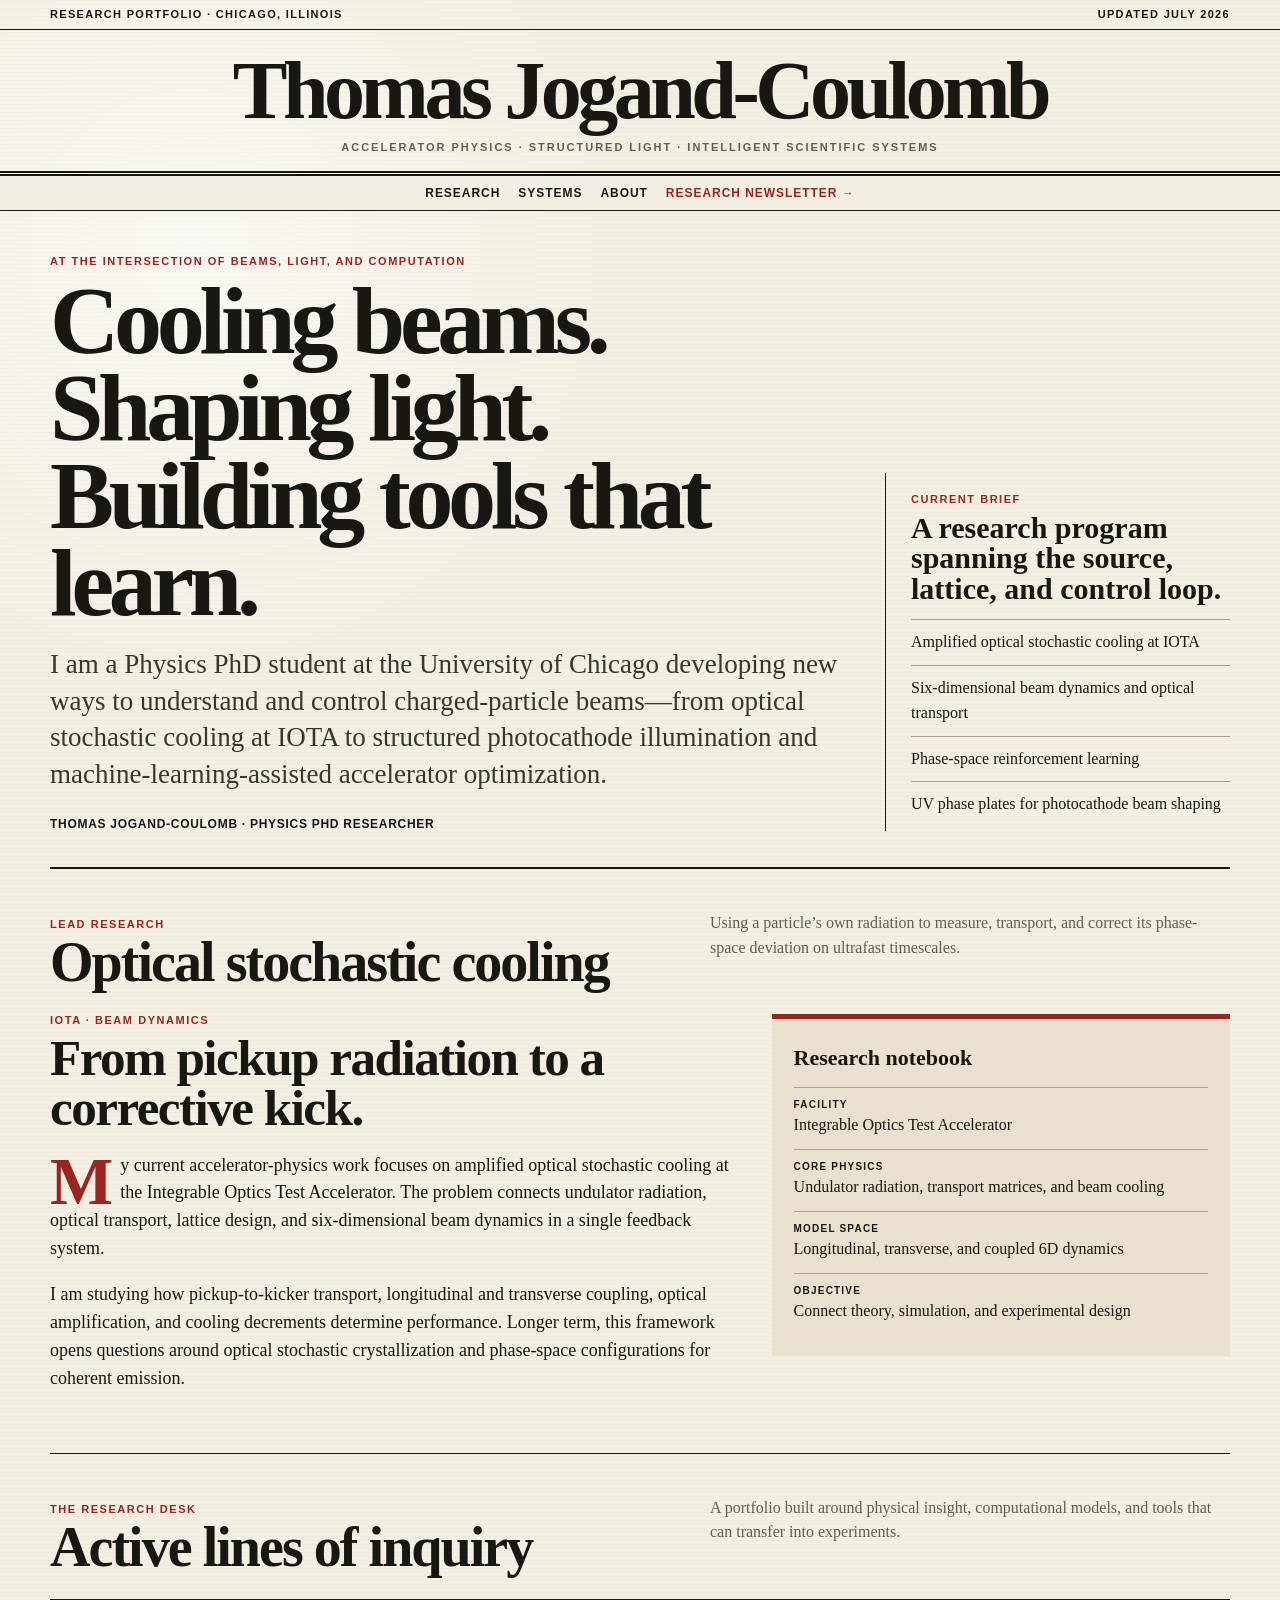
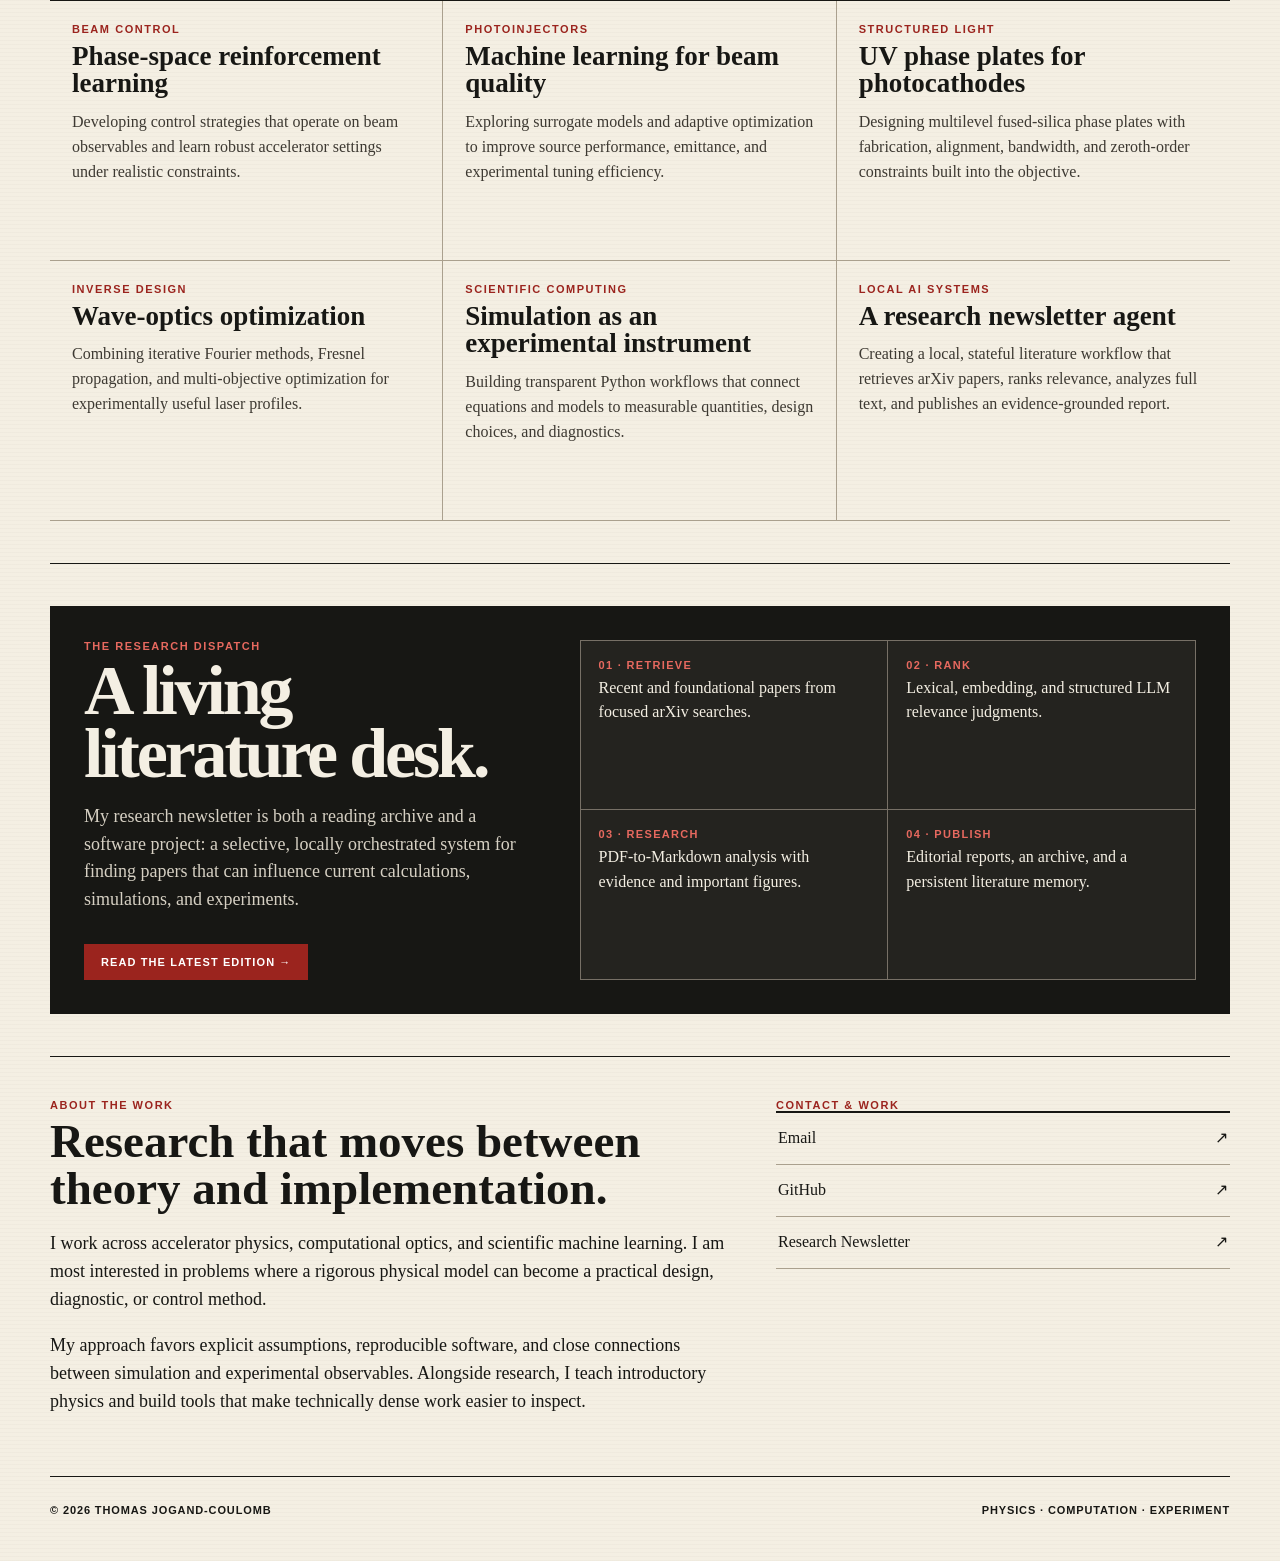
<file: index.html>
<!doctype html>
<html lang="en">
<head>
  <meta charset="utf-8">
  <meta name="viewport" content="width=device-width, initial-scale=1">
  <meta name="description" content="Thomas Jogand-Coulomb — accelerator physics, optical stochastic cooling, beam shaping, and intelligent scientific systems.">
  <title>Thomas Jogand-Coulomb | Accelerator Physics &amp; Scientific Computing</title>
  <style>
    :root {
      --paper: #f4efe3;
      --paper-deep: #e9e0cf;
      --ink: #171714;
      --muted: #625e56;
      --rule: #aaa08e;
      --red: #9b241e;
      --red-dark: #701914;
      --max: 1180px;
    }

    * { box-sizing: border-box; }
    html { scroll-behavior: smooth; }

    body {
      margin: 0;
      color: var(--ink);
      background:
        radial-gradient(circle at 15% 8%, rgba(255,255,255,.55), transparent 27rem),
        linear-gradient(rgba(62,45,24,.025) 1px, transparent 1px),
        var(--paper);
      background-size: auto, 100% 4px, auto;
      font-family: Georgia, "Times New Roman", serif;
      line-height: 1.55;
    }

    a { color: inherit; text-decoration-thickness: 1px; text-underline-offset: 3px; }
    a:hover { color: var(--red); }
    .wrap { width: min(var(--max), calc(100% - 36px)); margin: 0 auto; }

    .utility {
      padding: 8px 0;
      border-bottom: 1px solid var(--ink);
      font: 700 11px/1.2 Arial, sans-serif;
      letter-spacing: .12em;
      text-transform: uppercase;
    }

    .utility .wrap,
    nav .wrap {
      display: flex;
      justify-content: space-between;
      gap: 18px;
      align-items: center;
    }

    .masthead {
      padding: 24px 0 18px;
      text-align: center;
      border-bottom: 5px double var(--ink);
    }

    .masthead a {
      text-decoration: none;
      font-size: clamp(42px, 7vw, 82px);
      font-weight: 900;
      letter-spacing: -.055em;
      line-height: .9;
    }

    .masthead p {
      margin: 13px 0 0;
      color: var(--muted);
      font: 700 11px Arial, sans-serif;
      letter-spacing: .18em;
      text-transform: uppercase;
    }

    nav {
      position: sticky;
      top: 0;
      z-index: 10;
      background: rgba(244,239,227,.96);
      border-bottom: 1px solid var(--ink);
      backdrop-filter: blur(8px);
    }

    nav .wrap { justify-content: center; flex-wrap: wrap; padding: 10px 0; }
    nav a {
      text-decoration: none;
      font: 700 12px Arial, sans-serif;
      letter-spacing: .08em;
      text-transform: uppercase;
    }
    nav .dispatch { color: var(--red); }

    .hero {
      display: grid;
      grid-template-columns: minmax(0, 1.75fr) minmax(260px, .75fr);
      gap: 30px;
      padding: 44px 0 36px;
      border-bottom: 2px solid var(--ink);
    }

    .kicker, .section-label, .card-label {
      color: var(--red);
      font: 800 11px Arial, sans-serif;
      letter-spacing: .14em;
      text-transform: uppercase;
    }

    h1 {
      max-width: 900px;
      margin: 10px 0 20px;
      font-size: clamp(48px, 7.5vw, 96px);
      letter-spacing: -.055em;
      line-height: .91;
    }

    .dek {
      max-width: 800px;
      margin: 0;
      color: #39362f;
      font-size: clamp(19px, 2.2vw, 27px);
      line-height: 1.35;
    }

    .byline {
      margin-top: 25px;
      font: 700 12px Arial, sans-serif;
      letter-spacing: .06em;
      text-transform: uppercase;
    }

    .brief {
      align-self: end;
      padding: 20px 0 4px 25px;
      border-left: 1px solid var(--ink);
    }

    .brief h2 {
      margin: 8px 0 12px;
      font-size: 30px;
      line-height: 1.03;
    }

    .brief ul { margin: 14px 0 0; padding: 0; list-style: none; }
    .brief li { padding: 10px 0; border-top: 1px solid var(--rule); }

    section { padding: 42px 0; border-bottom: 1px solid var(--ink); }
    .section-head {
      display: flex;
      align-items: baseline;
      justify-content: space-between;
      gap: 24px;
      margin-bottom: 24px;
    }
    .section-head h2 {
      margin: 4px 0 0;
      font-size: clamp(34px, 5vw, 56px);
      line-height: 1;
      letter-spacing: -.035em;
    }
    .section-head p { max-width: 520px; margin: 0; color: var(--muted); }

    .lead-story {
      display: grid;
      grid-template-columns: 1.2fr .8fr;
      gap: 34px;
      align-items: start;
    }
    .lead-story h3 {
      margin: 7px 0 14px;
      font-size: clamp(33px, 4vw, 53px);
      line-height: .98;
      letter-spacing: -.03em;
    }
    .lead-story .copy { font-size: 18px; }
    .lead-story .copy p:first-child::first-letter {
      float: left;
      padding: 8px 7px 0 0;
      color: var(--red);
      font-size: 67px;
      font-weight: 800;
      line-height: .65;
    }
    .factbox {
      padding: 22px;
      background: var(--paper-deep);
      border-top: 5px solid var(--red);
    }
    .factbox h4 { margin: 0 0 12px; font-size: 22px; }
    .factbox dl { margin: 0; }
    .factbox div { padding: 11px 0; border-top: 1px solid var(--rule); }
    .factbox dt {
      font: 800 10px Arial, sans-serif;
      letter-spacing: .12em;
      text-transform: uppercase;
    }
    .factbox dd { margin: 3px 0 0; }

    .desk {
      display: grid;
      grid-template-columns: repeat(3, 1fr);
      border-top: 2px solid var(--ink);
    }
    .card {
      min-height: 260px;
      padding: 22px;
      border-right: 1px solid var(--rule);
      border-bottom: 1px solid var(--rule);
    }
    .card:nth-child(3n) { border-right: 0; }
    .card h3 { margin: 8px 0 12px; font-size: 27px; line-height: 1.03; }
    .card p { margin: 0; color: #3d3932; }

    .dispatch-feature {
      display: grid;
      grid-template-columns: .85fr 1.15fr;
      gap: 40px;
      padding: 34px;
      background: var(--ink);
      color: var(--paper);
    }
    .dispatch-feature h2 {
      margin: 7px 0 16px;
      font-size: clamp(40px, 6vw, 70px);
      line-height: .9;
      letter-spacing: -.045em;
    }
    .dispatch-feature .section-label { color: #e7695f; }
    .dispatch-feature p { color: #d6d0c3; font-size: 18px; }
    .workflow {
      display: grid;
      grid-template-columns: repeat(2, 1fr);
      gap: 1px;
      background: #777066;
      border: 1px solid #777066;
    }
    .workflow div { padding: 18px; background: #24231f; }
    .workflow strong {
      display: block;
      margin-bottom: 5px;
      color: #e7695f;
      font: 800 11px Arial, sans-serif;
      letter-spacing: .12em;
      text-transform: uppercase;
    }

    .button {
      display: inline-block;
      margin-top: 12px;
      padding: 12px 17px;
      background: var(--red);
      color: white;
      text-decoration: none;
      font: 800 11px Arial, sans-serif;
      letter-spacing: .1em;
      text-transform: uppercase;
    }
    .button:hover { background: #c7382f; color: white; }

    .about-grid {
      display: grid;
      grid-template-columns: 1.2fr .8fr;
      gap: 45px;
    }
    .about-grid h2 { margin: 7px 0 16px; font-size: 47px; line-height: 1; }
    .about-grid p { font-size: 18px; }
    .links { margin: 0; padding: 0; list-style: none; border-top: 2px solid var(--ink); }
    .links li { border-bottom: 1px solid var(--rule); }
    .links a { display: flex; justify-content: space-between; padding: 13px 2px; text-decoration: none; }

    footer {
      padding: 27px 0 45px;
      font: 700 11px Arial, sans-serif;
      letter-spacing: .08em;
      text-transform: uppercase;
    }
    footer .wrap { display: flex; justify-content: space-between; gap: 20px; }

    @media (max-width: 800px) {
      .utility span:last-child { display: none; }
      .hero, .lead-story, .dispatch-feature, .about-grid { grid-template-columns: 1fr; }
      .brief { border-left: 0; border-top: 1px solid var(--ink); padding-left: 0; }
      .desk { grid-template-columns: 1fr; }
      .card, .card:nth-child(3n) { border-right: 0; }
      .section-head { display: block; }
      .section-head p { margin-top: 12px; }
    }

    @media (max-width: 520px) {
      .wrap { width: min(100% - 24px, var(--max)); }
      nav .wrap { justify-content: flex-start; gap: 14px; overflow-x: auto; flex-wrap: nowrap; }
      nav a { white-space: nowrap; }
      .hero { padding-top: 28px; }
      .workflow { grid-template-columns: 1fr; }
      .dispatch-feature { padding: 24px; }
      footer .wrap { display: block; }
    }
  </style>
</head>
<body>
  <div class="utility">
    <div class="wrap">
      <span>Research Portfolio · Chicago, Illinois</span>
      <span>Updated July 2026</span>
    </div>
  </div>

  <header class="masthead">
    <div class="wrap">
      <a href="./">Thomas Jogand-Coulomb</a>
      <p>Accelerator Physics · Structured Light · Intelligent Scientific Systems</p>
    </div>
  </header>

  <nav aria-label="Primary navigation">
    <div class="wrap">
      <a href="#research">Research</a>
      <a href="#systems">Systems</a>
      <a href="#about">About</a>
      <a class="dispatch" href="newsletter/">Research Newsletter →</a>
    </div>
  </nav>

  <main class="wrap">
    <header class="hero">
      <div>
        <div class="kicker">At the intersection of beams, light, and computation</div>
        <h1>Cooling beams. Shaping light. Building tools that learn.</h1>
        <p class="dek">
          I am a Physics PhD student at the University of Chicago developing
          new ways to understand and control charged-particle beams—from
          optical stochastic cooling at IOTA to structured photocathode
          illumination and machine-learning-assisted accelerator optimization.
        </p>
        <div class="byline">Thomas Jogand-Coulomb · Physics PhD Researcher</div>
      </div>
      <aside class="brief">
        <div class="section-label">Current brief</div>
        <h2>A research program spanning the source, lattice, and control loop.</h2>
        <ul>
          <li>Amplified optical stochastic cooling at IOTA</li>
          <li>Six-dimensional beam dynamics and optical transport</li>
          <li>Phase-space reinforcement learning</li>
          <li>UV phase plates for photocathode beam shaping</li>
        </ul>
      </aside>
    </header>

    <section id="research">
      <div class="section-head">
        <div>
          <div class="section-label">Lead research</div>
          <h2>Optical stochastic cooling</h2>
        </div>
        <p>
          Using a particle’s own radiation to measure, transport, and correct
          its phase-space deviation on ultrafast timescales.
        </p>
      </div>

      <article class="lead-story">
        <div>
          <div class="card-label">IOTA · Beam dynamics</div>
          <h3>From pickup radiation to a corrective kick.</h3>
          <div class="copy">
            <p>
              My current accelerator-physics work focuses on amplified optical
              stochastic cooling at the Integrable Optics Test Accelerator.
              The problem connects undulator radiation, optical transport,
              lattice design, and six-dimensional beam dynamics in a single
              feedback system.
            </p>
            <p>
              I am studying how pickup-to-kicker transport, longitudinal and
              transverse coupling, optical amplification, and cooling
              decrements determine performance. Longer term, this framework
              opens questions around optical stochastic crystallization and
              phase-space configurations for coherent emission.
            </p>
          </div>
        </div>
        <aside class="factbox">
          <h4>Research notebook</h4>
          <dl>
            <div><dt>Facility</dt><dd>Integrable Optics Test Accelerator</dd></div>
            <div><dt>Core physics</dt><dd>Undulator radiation, transport matrices, and beam cooling</dd></div>
            <div><dt>Model space</dt><dd>Longitudinal, transverse, and coupled 6D dynamics</dd></div>
            <div><dt>Objective</dt><dd>Connect theory, simulation, and experimental design</dd></div>
          </dl>
        </aside>
      </article>
    </section>

    <section id="systems">
      <div class="section-head">
        <div>
          <div class="section-label">The research desk</div>
          <h2>Active lines of inquiry</h2>
        </div>
        <p>
          A portfolio built around physical insight, computational models, and
          tools that can transfer into experiments.
        </p>
      </div>

      <div class="desk">
        <article class="card">
          <div class="card-label">Beam control</div>
          <h3>Phase-space reinforcement learning</h3>
          <p>Developing control strategies that operate on beam observables and learn robust accelerator settings under realistic constraints.</p>
        </article>
        <article class="card">
          <div class="card-label">Photoinjectors</div>
          <h3>Machine learning for beam quality</h3>
          <p>Exploring surrogate models and adaptive optimization to improve source performance, emittance, and experimental tuning efficiency.</p>
        </article>
        <article class="card">
          <div class="card-label">Structured light</div>
          <h3>UV phase plates for photocathodes</h3>
          <p>Designing multilevel fused-silica phase plates with fabrication, alignment, bandwidth, and zeroth-order constraints built into the objective.</p>
        </article>
        <article class="card">
          <div class="card-label">Inverse design</div>
          <h3>Wave-optics optimization</h3>
          <p>Combining iterative Fourier methods, Fresnel propagation, and multi-objective optimization for experimentally useful laser profiles.</p>
        </article>
        <article class="card">
          <div class="card-label">Scientific computing</div>
          <h3>Simulation as an experimental instrument</h3>
          <p>Building transparent Python workflows that connect equations and models to measurable quantities, design choices, and diagnostics.</p>
        </article>
        <article class="card">
          <div class="card-label">Local AI systems</div>
          <h3>A research newsletter agent</h3>
          <p>Creating a local, stateful literature workflow that retrieves arXiv papers, ranks relevance, analyzes full text, and publishes an evidence-grounded report.</p>
        </article>
      </div>
    </section>

    <section aria-labelledby="dispatch-title">
      <div class="dispatch-feature">
        <div>
          <div class="section-label">The Research Dispatch</div>
          <h2 id="dispatch-title">A living literature desk.</h2>
          <p>
            My research newsletter is both a reading archive and a software
            project: a selective, locally orchestrated system for finding
            papers that can influence current calculations, simulations, and
            experiments.
          </p>
          <a class="button" href="newsletter/">Read the latest edition →</a>
        </div>
        <div class="workflow" aria-label="Newsletter workflow">
          <div><strong>01 · Retrieve</strong>Recent and foundational papers from focused arXiv searches.</div>
          <div><strong>02 · Rank</strong>Lexical, embedding, and structured LLM relevance judgments.</div>
          <div><strong>03 · Research</strong>PDF-to-Markdown analysis with evidence and important figures.</div>
          <div><strong>04 · Publish</strong>Editorial reports, an archive, and a persistent literature memory.</div>
        </div>
      </div>
    </section>

    <section id="about">
      <div class="about-grid">
        <div>
          <div class="section-label">About the work</div>
          <h2>Research that moves between theory and implementation.</h2>
          <p>
            I work across accelerator physics, computational optics, and
            scientific machine learning. I am most interested in problems
            where a rigorous physical model can become a practical design,
            diagnostic, or control method.
          </p>
          <p>
            My approach favors explicit assumptions, reproducible software,
            and close connections between simulation and experimental
            observables. Alongside research, I teach introductory physics and
            build tools that make technically dense work easier to inspect.
          </p>
        </div>
        <div>
          <div class="section-label">Contact &amp; work</div>
          <ul class="links">
            <li><a href="mailto:coulomb@uchicago.edu"><span>Email</span><span>↗</span></a></li>
            <li><a href="https://github.com/thomaspjc"><span>GitHub</span><span>↗</span></a></li>
            <li><a href="newsletter/"><span>Research Newsletter</span><span>↗</span></a></li>
          </ul>
        </div>
      </div>
    </section>
  </main>

  <footer>
    <div class="wrap">
      <span>© 2026 Thomas Jogand-Coulomb</span>
      <span>Physics · Computation · Experiment</span>
    </div>
  </footer>
</body>
</html>
</file>
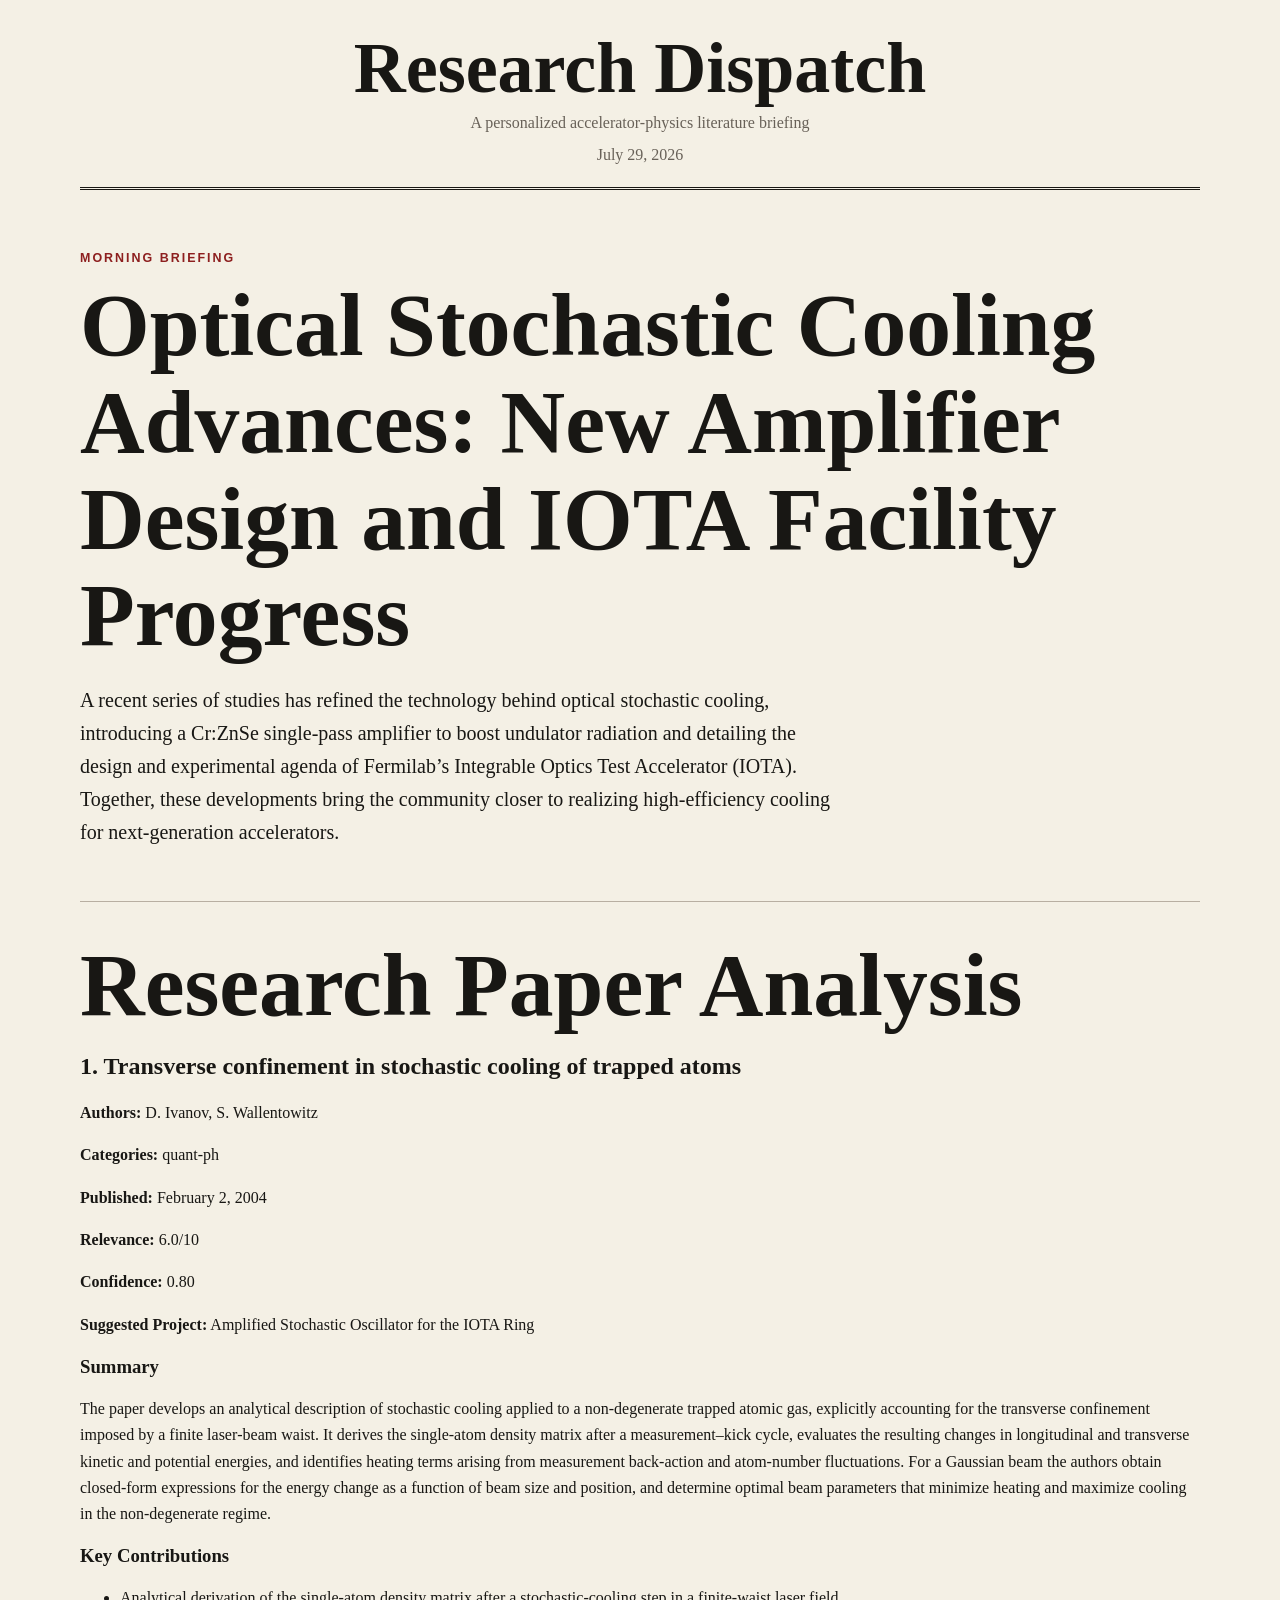
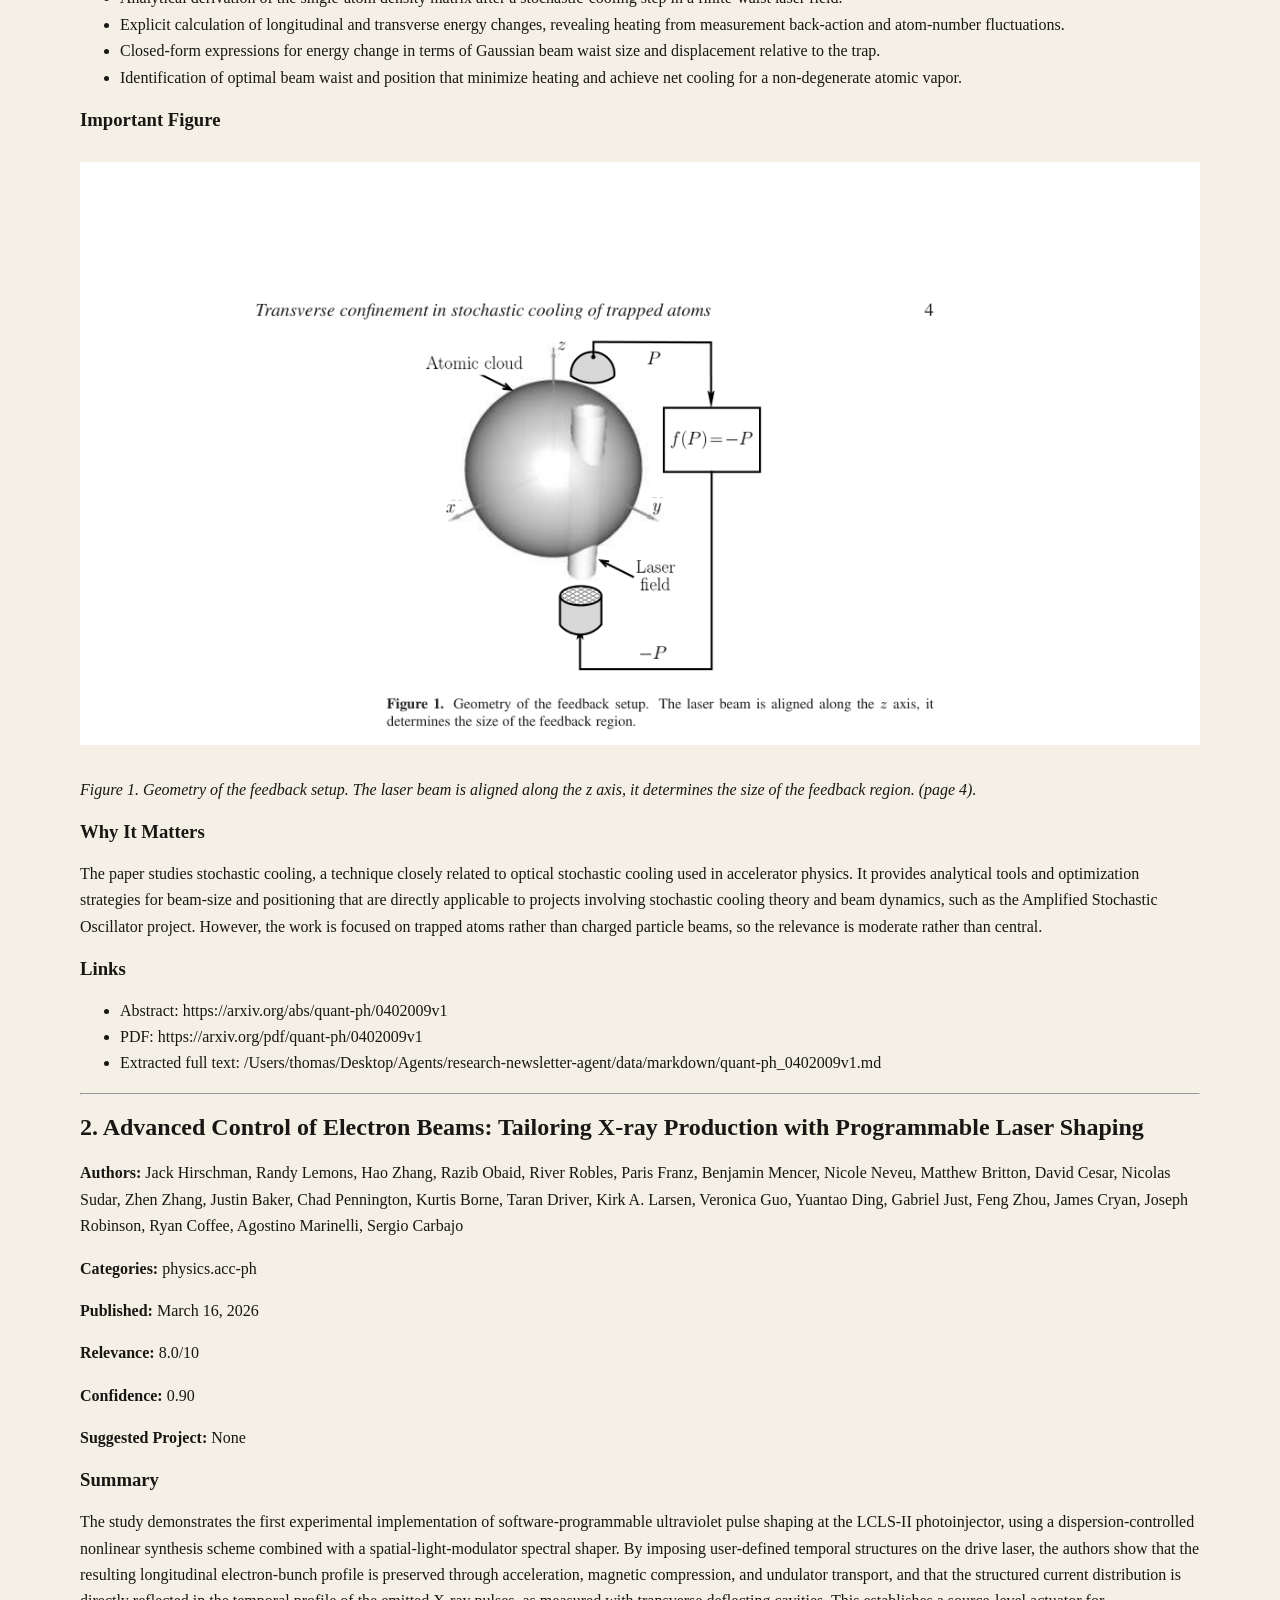
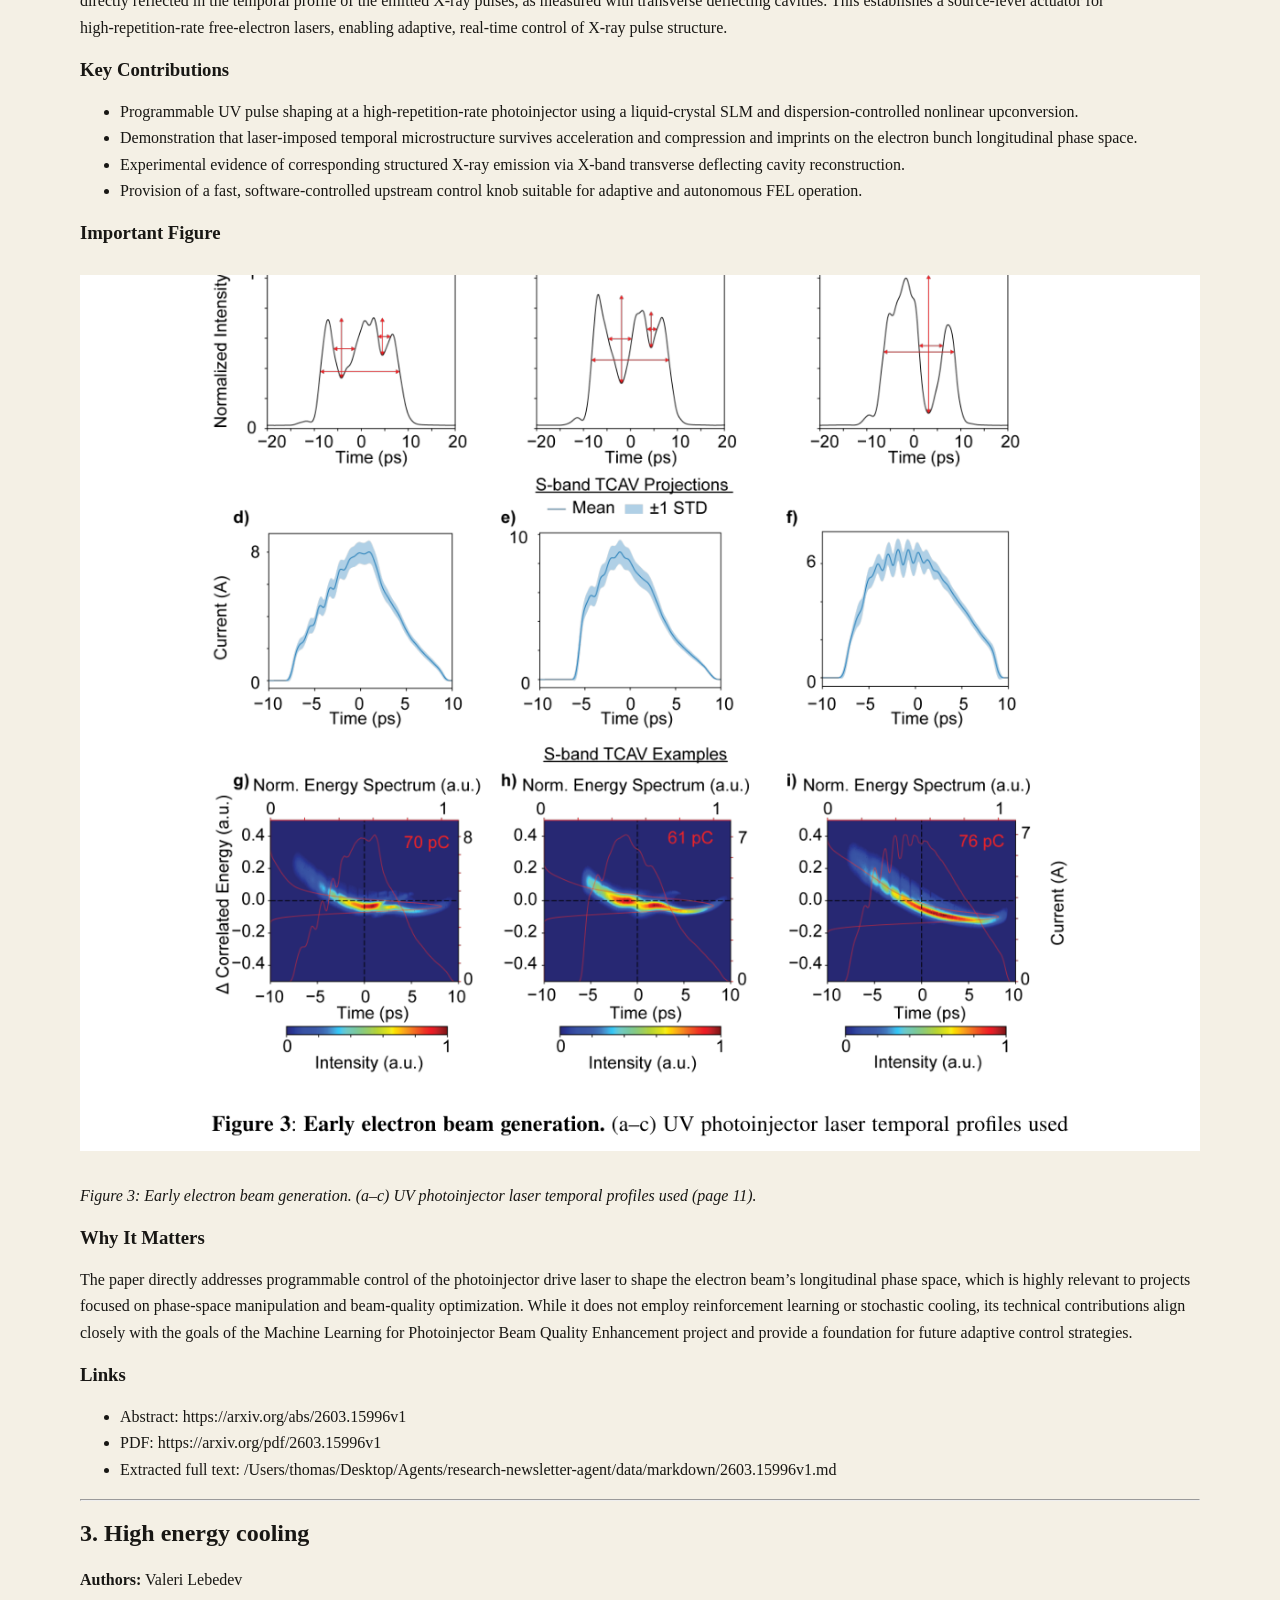
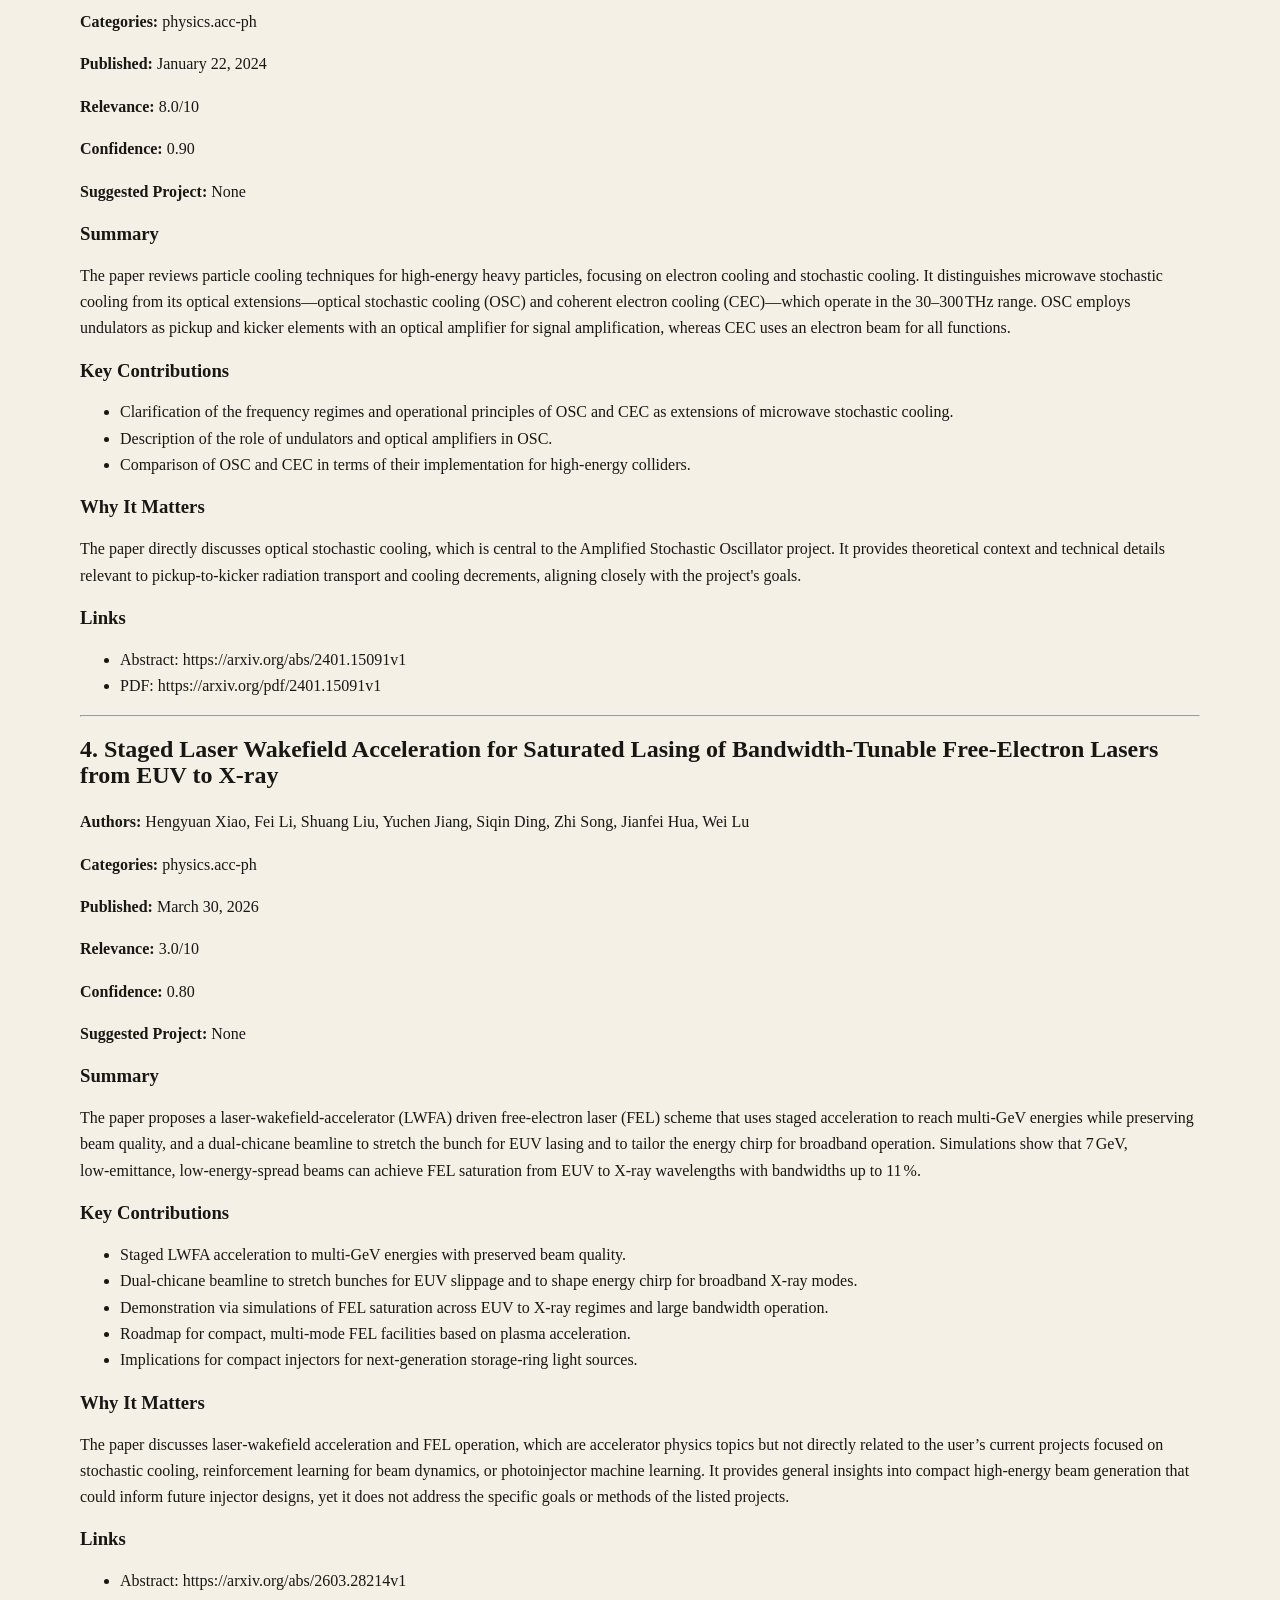
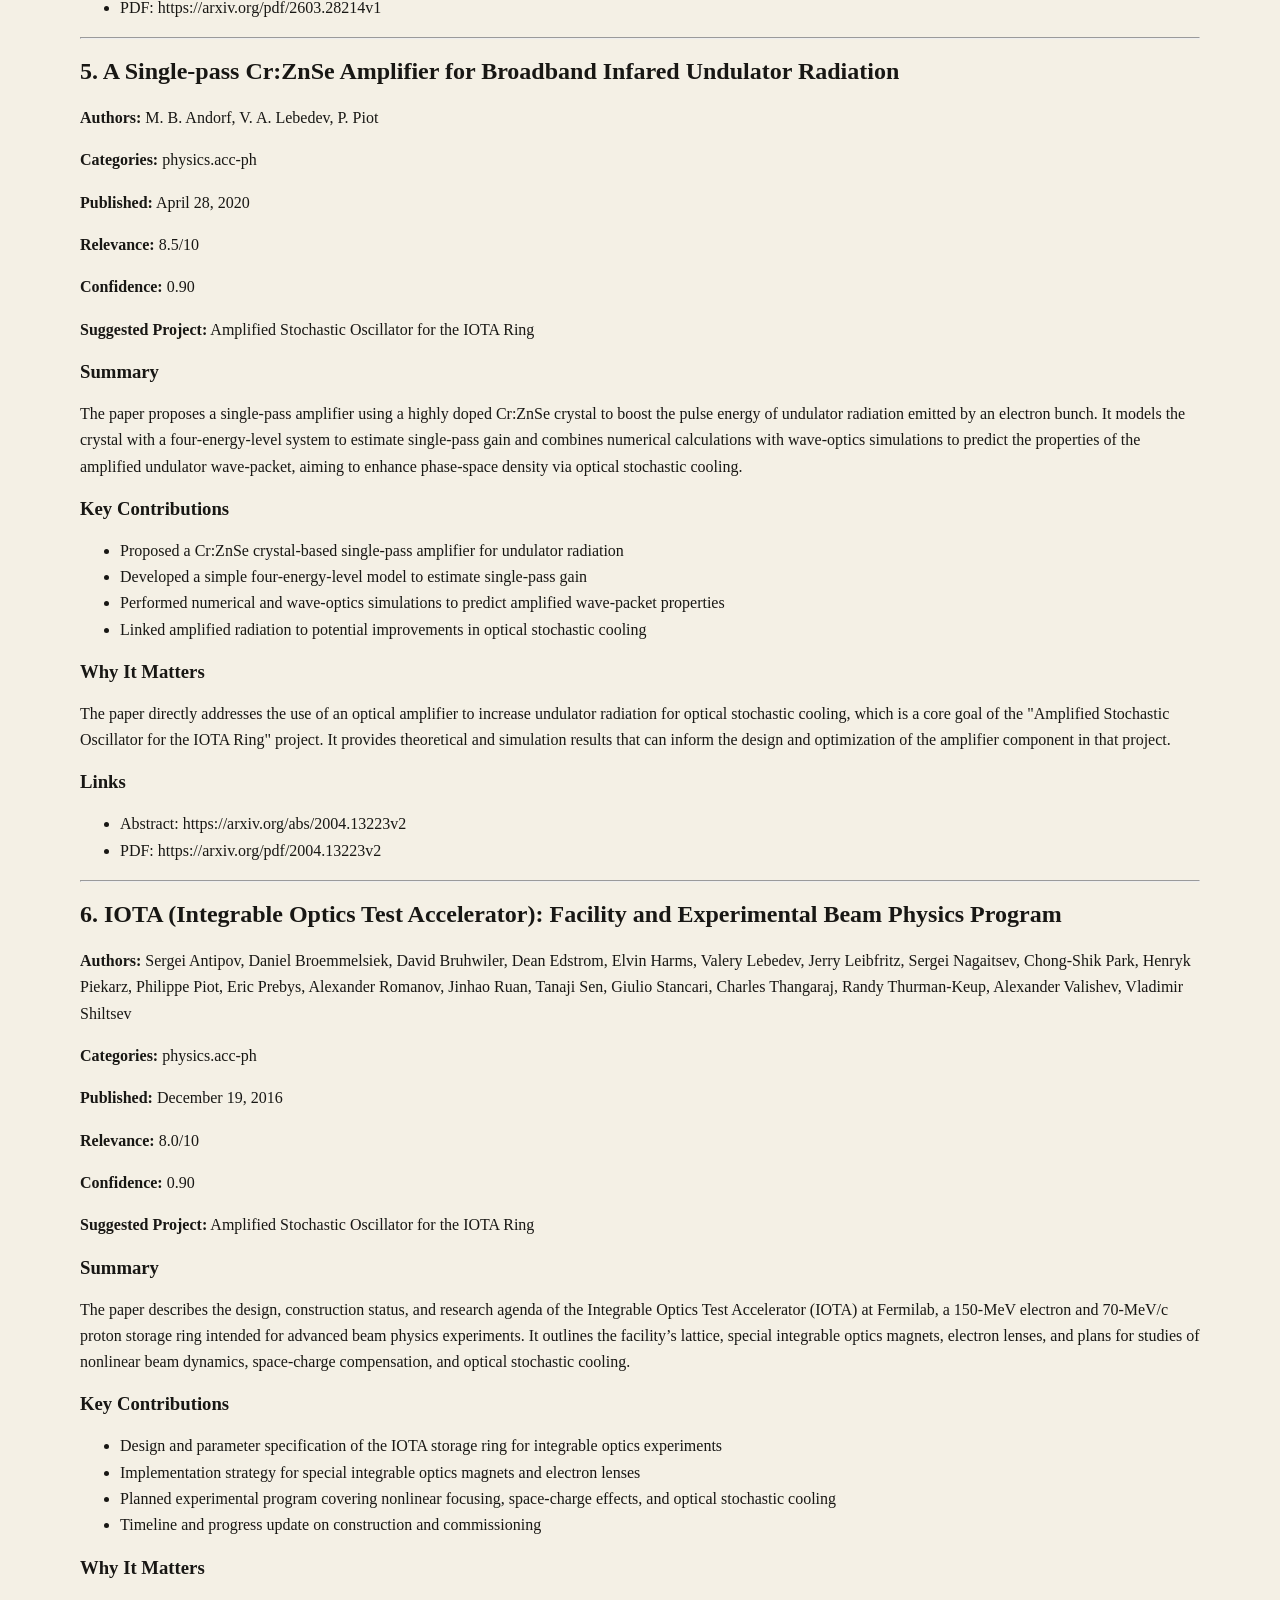
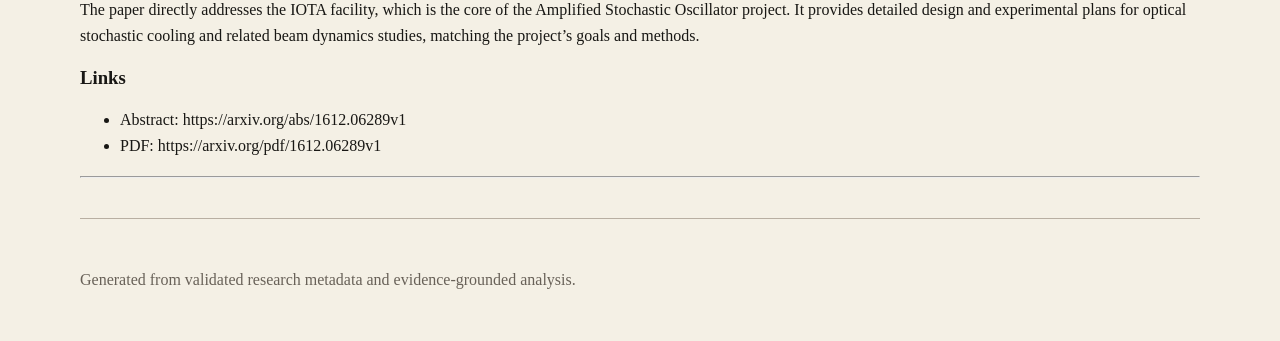
<file: newsletter/index.html>
<!doctype html>
<html lang="en">
<head>
  <meta charset="utf-8">
  <meta name="viewport" content="width=device-width, initial-scale=1">
  <meta name="description" content="A recent series of studies has refined the technology behind optical stochastic cooling, introducing a Cr:ZnSe single‑pass amplifier to boost undulator radiation and detailing the design and experimental agenda of Fermilab’s Integrable Optics Test Accelerator (IOTA). Together, these developments bring the community closer to realizing high‑efficiency cooling for next‑generation accelerators.">
  <title>Optical Stochastic Cooling Advances: New Amplifier Design and IOTA Facility Progress — Research Dispatch</title>
  <link rel="stylesheet" href="assets/themes/newsprint.css">
</head>
<body class="layout-briefing">
  <header class="masthead">
    <a class="publication-name" href="index.html">Research Dispatch</a>
    <p>A personalized accelerator-physics literature briefing</p>
    <time datetime="2026-07-29">July 29, 2026</time>
  </header>
  <main>
    
<section class="briefing-heading">
  <p class="kicker">Morning Briefing</p>
  <h1>Optical Stochastic Cooling Advances: New Amplifier Design and IOTA Facility Progress</h1>
  <p class="deck">A recent series of studies has refined the technology behind optical stochastic cooling, introducing a Cr:ZnSe single‑pass amplifier to boost undulator radiation and detailing the design and experimental agenda of Fermilab’s Integrable Optics Test Accelerator (IOTA). Together, these developments bring the community closer to realizing high‑efficiency cooling for next‑generation accelerators.</p>
</section>
<article class="report-content briefing-report"><h1>Research Paper Analysis</h1>
<h2>1. Transverse confinement in stochastic cooling of trapped atoms</h2>
<p><strong>Authors:</strong> D. Ivanov, S. Wallentowitz</p>
<p><strong>Categories:</strong> quant-ph</p>
<p><strong>Published:</strong> February 2, 2004</p>
<p><strong>Relevance:</strong> 6.0/10</p>
<p><strong>Confidence:</strong> 0.80</p>
<p><strong>Suggested Project:</strong> Amplified Stochastic Oscillator for the IOTA Ring</p>
<h3>Summary</h3>
<p>The paper develops an analytical description of stochastic cooling applied to a non‑degenerate trapped atomic gas, explicitly accounting for the transverse confinement imposed by a finite laser‑beam waist. It derives the single‑atom density matrix after a measurement–kick cycle, evaluates the resulting changes in longitudinal and transverse kinetic and potential energies, and identifies heating terms arising from measurement back‑action and atom‑number fluctuations. For a Gaussian beam the authors obtain closed‑form expressions for the energy change as a function of beam size and position, and determine optimal beam parameters that minimize heating and maximize cooling in the non‑degenerate regime.</p>
<h3>Key Contributions</h3>
<ul>
<li>Analytical derivation of the single‑atom density matrix after a stochastic‑cooling step in a finite‑waist laser field.</li>
<li>Explicit calculation of longitudinal and transverse energy changes, revealing heating from measurement back‑action and atom‑number fluctuations.</li>
<li>Closed‑form expressions for energy change in terms of Gaussian beam waist size and displacement relative to the trap.</li>
<li>Identification of optimal beam waist and position that minimize heating and achieve net cooling for a non‑degenerate atomic vapor.</li>
</ul>
<h3>Important Figure</h3>
<p><img alt="Figure 1. Geometry of the feedback setup. The laser beam is aligned along the z axis, it determines the size of the feedback region." src="assets/quant-ph_0402009v1/important_figure.png" /></p>
<p><em>Figure 1. Geometry of the feedback setup. The laser beam is aligned along the z axis, it determines the size of the feedback region. (page 4).</em></p>
<h3>Why It Matters</h3>
<p>The paper studies stochastic cooling, a technique closely related to optical stochastic cooling used in accelerator physics. It provides analytical tools and optimization strategies for beam‑size and positioning that are directly applicable to projects involving stochastic cooling theory and beam dynamics, such as the Amplified Stochastic Oscillator project. However, the work is focused on trapped atoms rather than charged particle beams, so the relevance is moderate rather than central.</p>
<h3>Links</h3>
<ul>
<li>Abstract: https://arxiv.org/abs/quant-ph/0402009v1</li>
<li>PDF: https://arxiv.org/pdf/quant-ph/0402009v1</li>
<li>Extracted full text: /Users/thomas/Desktop/Agents/research-newsletter-agent/data/markdown/quant-ph_0402009v1.md</li>
</ul>
<hr />
<h2>2. Advanced Control of Electron Beams: Tailoring X-ray Production with Programmable Laser Shaping</h2>
<p><strong>Authors:</strong> Jack Hirschman, Randy Lemons, Hao Zhang, Razib Obaid, River Robles, Paris Franz, Benjamin Mencer, Nicole Neveu, Matthew Britton, David Cesar, Nicolas Sudar, Zhen Zhang, Justin Baker, Chad Pennington, Kurtis Borne, Taran Driver, Kirk A. Larsen, Veronica Guo, Yuantao Ding, Gabriel Just, Feng Zhou, James Cryan, Joseph Robinson, Ryan Coffee, Agostino Marinelli, Sergio Carbajo</p>
<p><strong>Categories:</strong> physics.acc-ph</p>
<p><strong>Published:</strong> March 16, 2026</p>
<p><strong>Relevance:</strong> 8.0/10</p>
<p><strong>Confidence:</strong> 0.90</p>
<p><strong>Suggested Project:</strong> None</p>
<h3>Summary</h3>
<p>The study demonstrates the first experimental implementation of software‑programmable ultraviolet pulse shaping at the LCLS‑II photoinjector, using a dispersion‑controlled nonlinear synthesis scheme combined with a spatial‑light‑modulator spectral shaper. By imposing user‑defined temporal structures on the drive laser, the authors show that the resulting longitudinal electron‑bunch profile is preserved through acceleration, magnetic compression, and undulator transport, and that the structured current distribution is directly reflected in the temporal profile of the emitted X‑ray pulses, as measured with transverse deflecting cavities. This establishes a source‑level actuator for high‑repetition‑rate free‑electron lasers, enabling adaptive, real‑time control of X‑ray pulse structure.</p>
<h3>Key Contributions</h3>
<ul>
<li>Programmable UV pulse shaping at a high‑repetition‑rate photoinjector using a liquid‑crystal SLM and dispersion‑controlled nonlinear upconversion.</li>
<li>Demonstration that laser‑imposed temporal microstructure survives acceleration and compression and imprints on the electron bunch longitudinal phase space.</li>
<li>Experimental evidence of corresponding structured X‑ray emission via X‑band transverse deflecting cavity reconstruction.</li>
<li>Provision of a fast, software‑controlled upstream control knob suitable for adaptive and autonomous FEL operation.</li>
</ul>
<h3>Important Figure</h3>
<p><img alt="Figure 3: Early electron beam generation. (a–c) UV photoinjector laser temporal profiles used" src="assets/2603.15996v1/important_figure.png" /></p>
<p><em>Figure 3: Early electron beam generation. (a–c) UV photoinjector laser temporal profiles used (page 11).</em></p>
<h3>Why It Matters</h3>
<p>The paper directly addresses programmable control of the photoinjector drive laser to shape the electron beam’s longitudinal phase space, which is highly relevant to projects focused on phase‑space manipulation and beam‑quality optimization. While it does not employ reinforcement learning or stochastic cooling, its technical contributions align closely with the goals of the Machine Learning for Photoinjector Beam Quality Enhancement project and provide a foundation for future adaptive control strategies.</p>
<h3>Links</h3>
<ul>
<li>Abstract: https://arxiv.org/abs/2603.15996v1</li>
<li>PDF: https://arxiv.org/pdf/2603.15996v1</li>
<li>Extracted full text: /Users/thomas/Desktop/Agents/research-newsletter-agent/data/markdown/2603.15996v1.md</li>
</ul>
<hr />
<h2>3. High energy cooling</h2>
<p><strong>Authors:</strong> Valeri Lebedev</p>
<p><strong>Categories:</strong> physics.acc-ph</p>
<p><strong>Published:</strong> January 22, 2024</p>
<p><strong>Relevance:</strong> 8.0/10</p>
<p><strong>Confidence:</strong> 0.90</p>
<p><strong>Suggested Project:</strong> None</p>
<h3>Summary</h3>
<p>The paper reviews particle cooling techniques for high‑energy heavy particles, focusing on electron cooling and stochastic cooling. It distinguishes microwave stochastic cooling from its optical extensions—optical stochastic cooling (OSC) and coherent electron cooling (CEC)—which operate in the 30–300 THz range. OSC employs undulators as pickup and kicker elements with an optical amplifier for signal amplification, whereas CEC uses an electron beam for all functions.</p>
<h3>Key Contributions</h3>
<ul>
<li>Clarification of the frequency regimes and operational principles of OSC and CEC as extensions of microwave stochastic cooling.</li>
<li>Description of the role of undulators and optical amplifiers in OSC.</li>
<li>Comparison of OSC and CEC in terms of their implementation for high‑energy colliders.</li>
</ul>
<h3>Why It Matters</h3>
<p>The paper directly discusses optical stochastic cooling, which is central to the Amplified Stochastic Oscillator project. It provides theoretical context and technical details relevant to pickup‑to‑kicker radiation transport and cooling decrements, aligning closely with the project&#x27;s goals.</p>
<h3>Links</h3>
<ul>
<li>Abstract: https://arxiv.org/abs/2401.15091v1</li>
<li>PDF: https://arxiv.org/pdf/2401.15091v1</li>
</ul>
<hr />
<h2>4. Staged Laser Wakefield Acceleration for Saturated Lasing of Bandwidth-Tunable Free-Electron Lasers from EUV to X-ray</h2>
<p><strong>Authors:</strong> Hengyuan Xiao, Fei Li, Shuang Liu, Yuchen Jiang, Siqin Ding, Zhi Song, Jianfei Hua, Wei Lu</p>
<p><strong>Categories:</strong> physics.acc-ph</p>
<p><strong>Published:</strong> March 30, 2026</p>
<p><strong>Relevance:</strong> 3.0/10</p>
<p><strong>Confidence:</strong> 0.80</p>
<p><strong>Suggested Project:</strong> None</p>
<h3>Summary</h3>
<p>The paper proposes a laser‑wakefield‑accelerator (LWFA) driven free‑electron laser (FEL) scheme that uses staged acceleration to reach multi‑GeV energies while preserving beam quality, and a dual‑chicane beamline to stretch the bunch for EUV lasing and to tailor the energy chirp for broadband operation. Simulations show that 7 GeV, low‑emittance, low‑energy‑spread beams can achieve FEL saturation from EUV to X‑ray wavelengths with bandwidths up to 11 %.</p>
<h3>Key Contributions</h3>
<ul>
<li>Staged LWFA acceleration to multi‑GeV energies with preserved beam quality.</li>
<li>Dual‑chicane beamline to stretch bunches for EUV slippage and to shape energy chirp for broadband X‑ray modes.</li>
<li>Demonstration via simulations of FEL saturation across EUV to X‑ray regimes and large bandwidth operation.</li>
<li>Roadmap for compact, multi‑mode FEL facilities based on plasma acceleration.</li>
<li>Implications for compact injectors for next‑generation storage‑ring light sources.</li>
</ul>
<h3>Why It Matters</h3>
<p>The paper discusses laser‑wakefield acceleration and FEL operation, which are accelerator physics topics but not directly related to the user’s current projects focused on stochastic cooling, reinforcement learning for beam dynamics, or photoinjector machine learning. It provides general insights into compact high‑energy beam generation that could inform future injector designs, yet it does not address the specific goals or methods of the listed projects.</p>
<h3>Links</h3>
<ul>
<li>Abstract: https://arxiv.org/abs/2603.28214v1</li>
<li>PDF: https://arxiv.org/pdf/2603.28214v1</li>
</ul>
<hr />
<h2>5. A Single-pass Cr:ZnSe Amplifier for Broadband Infared Undulator Radiation</h2>
<p><strong>Authors:</strong> M. B. Andorf, V. A. Lebedev, P. Piot</p>
<p><strong>Categories:</strong> physics.acc-ph</p>
<p><strong>Published:</strong> April 28, 2020</p>
<p><strong>Relevance:</strong> 8.5/10</p>
<p><strong>Confidence:</strong> 0.90</p>
<p><strong>Suggested Project:</strong> Amplified Stochastic Oscillator for the IOTA Ring</p>
<h3>Summary</h3>
<p>The paper proposes a single‑pass amplifier using a highly doped Cr:ZnSe crystal to boost the pulse energy of undulator radiation emitted by an electron bunch. It models the crystal with a four‑energy‑level system to estimate single‑pass gain and combines numerical calculations with wave‑optics simulations to predict the properties of the amplified undulator wave‑packet, aiming to enhance phase‑space density via optical stochastic cooling.</p>
<h3>Key Contributions</h3>
<ul>
<li>Proposed a Cr:ZnSe crystal‑based single‑pass amplifier for undulator radiation</li>
<li>Developed a simple four‑energy‑level model to estimate single‑pass gain</li>
<li>Performed numerical and wave‑optics simulations to predict amplified wave‑packet properties</li>
<li>Linked amplified radiation to potential improvements in optical stochastic cooling</li>
</ul>
<h3>Why It Matters</h3>
<p>The paper directly addresses the use of an optical amplifier to increase undulator radiation for optical stochastic cooling, which is a core goal of the &quot;Amplified Stochastic Oscillator for the IOTA Ring&quot; project. It provides theoretical and simulation results that can inform the design and optimization of the amplifier component in that project.</p>
<h3>Links</h3>
<ul>
<li>Abstract: https://arxiv.org/abs/2004.13223v2</li>
<li>PDF: https://arxiv.org/pdf/2004.13223v2</li>
</ul>
<hr />
<h2>6. IOTA (Integrable Optics Test Accelerator): Facility and Experimental Beam Physics Program</h2>
<p><strong>Authors:</strong> Sergei Antipov, Daniel Broemmelsiek, David Bruhwiler, Dean Edstrom, Elvin Harms, Valery Lebedev, Jerry Leibfritz, Sergei Nagaitsev, Chong-Shik Park, Henryk Piekarz, Philippe Piot, Eric Prebys, Alexander Romanov, Jinhao Ruan, Tanaji Sen, Giulio Stancari, Charles Thangaraj, Randy Thurman-Keup, Alexander Valishev, Vladimir Shiltsev</p>
<p><strong>Categories:</strong> physics.acc-ph</p>
<p><strong>Published:</strong> December 19, 2016</p>
<p><strong>Relevance:</strong> 8.0/10</p>
<p><strong>Confidence:</strong> 0.90</p>
<p><strong>Suggested Project:</strong> Amplified Stochastic Oscillator for the IOTA Ring</p>
<h3>Summary</h3>
<p>The paper describes the design, construction status, and research agenda of the Integrable Optics Test Accelerator (IOTA) at Fermilab, a 150‑MeV electron and 70‑MeV/c proton storage ring intended for advanced beam physics experiments. It outlines the facility’s lattice, special integrable optics magnets, electron lenses, and plans for studies of nonlinear beam dynamics, space‑charge compensation, and optical stochastic cooling.</p>
<h3>Key Contributions</h3>
<ul>
<li>Design and parameter specification of the IOTA storage ring for integrable optics experiments</li>
<li>Implementation strategy for special integrable optics magnets and electron lenses</li>
<li>Planned experimental program covering nonlinear focusing, space‑charge effects, and optical stochastic cooling</li>
<li>Timeline and progress update on construction and commissioning</li>
</ul>
<h3>Why It Matters</h3>
<p>The paper directly addresses the IOTA facility, which is the core of the Amplified Stochastic Oscillator project. It provides detailed design and experimental plans for optical stochastic cooling and related beam dynamics studies, matching the project’s goals and methods.</p>
<h3>Links</h3>
<ul>
<li>Abstract: https://arxiv.org/abs/1612.06289v1</li>
<li>PDF: https://arxiv.org/pdf/1612.06289v1</li>
</ul>
<hr /></article>

  </main>
  <footer>
    <p>Generated from validated research metadata and evidence-grounded analysis.</p>
  </footer>
</body>
</html>
</file>
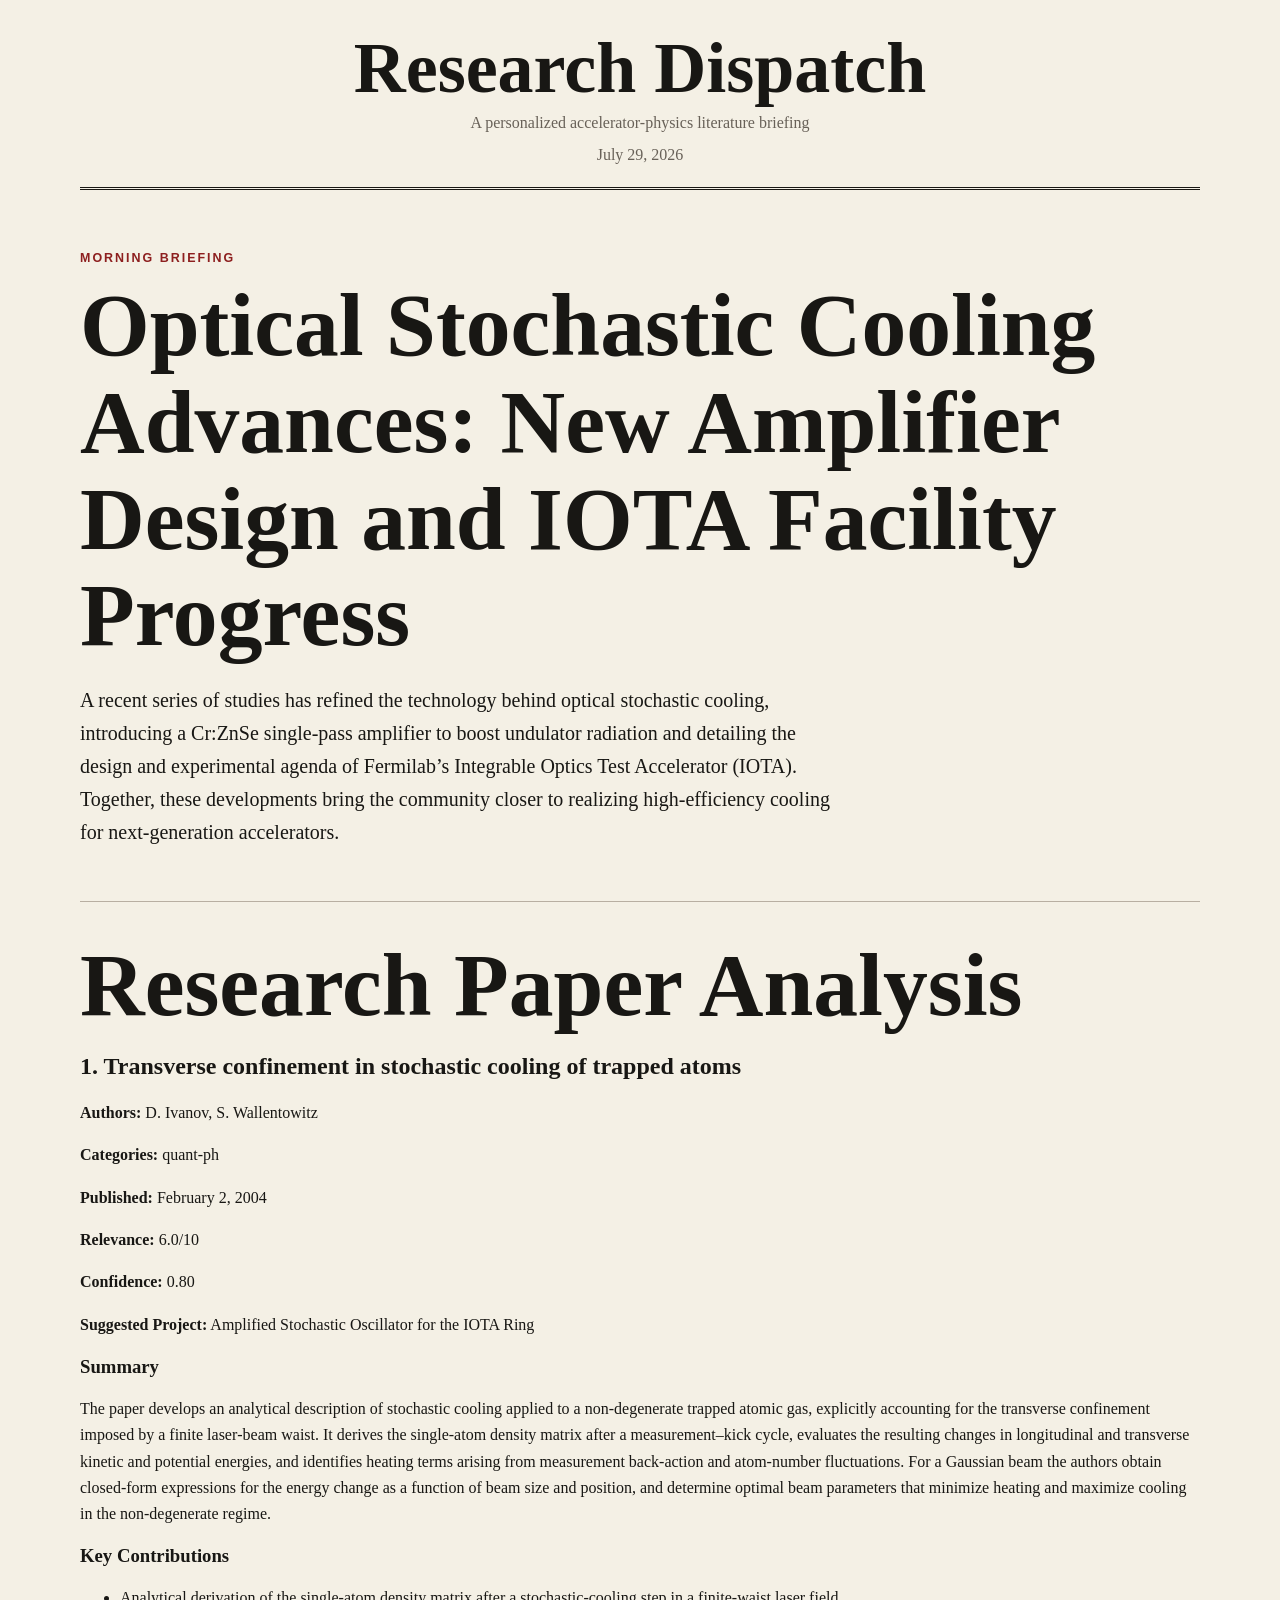
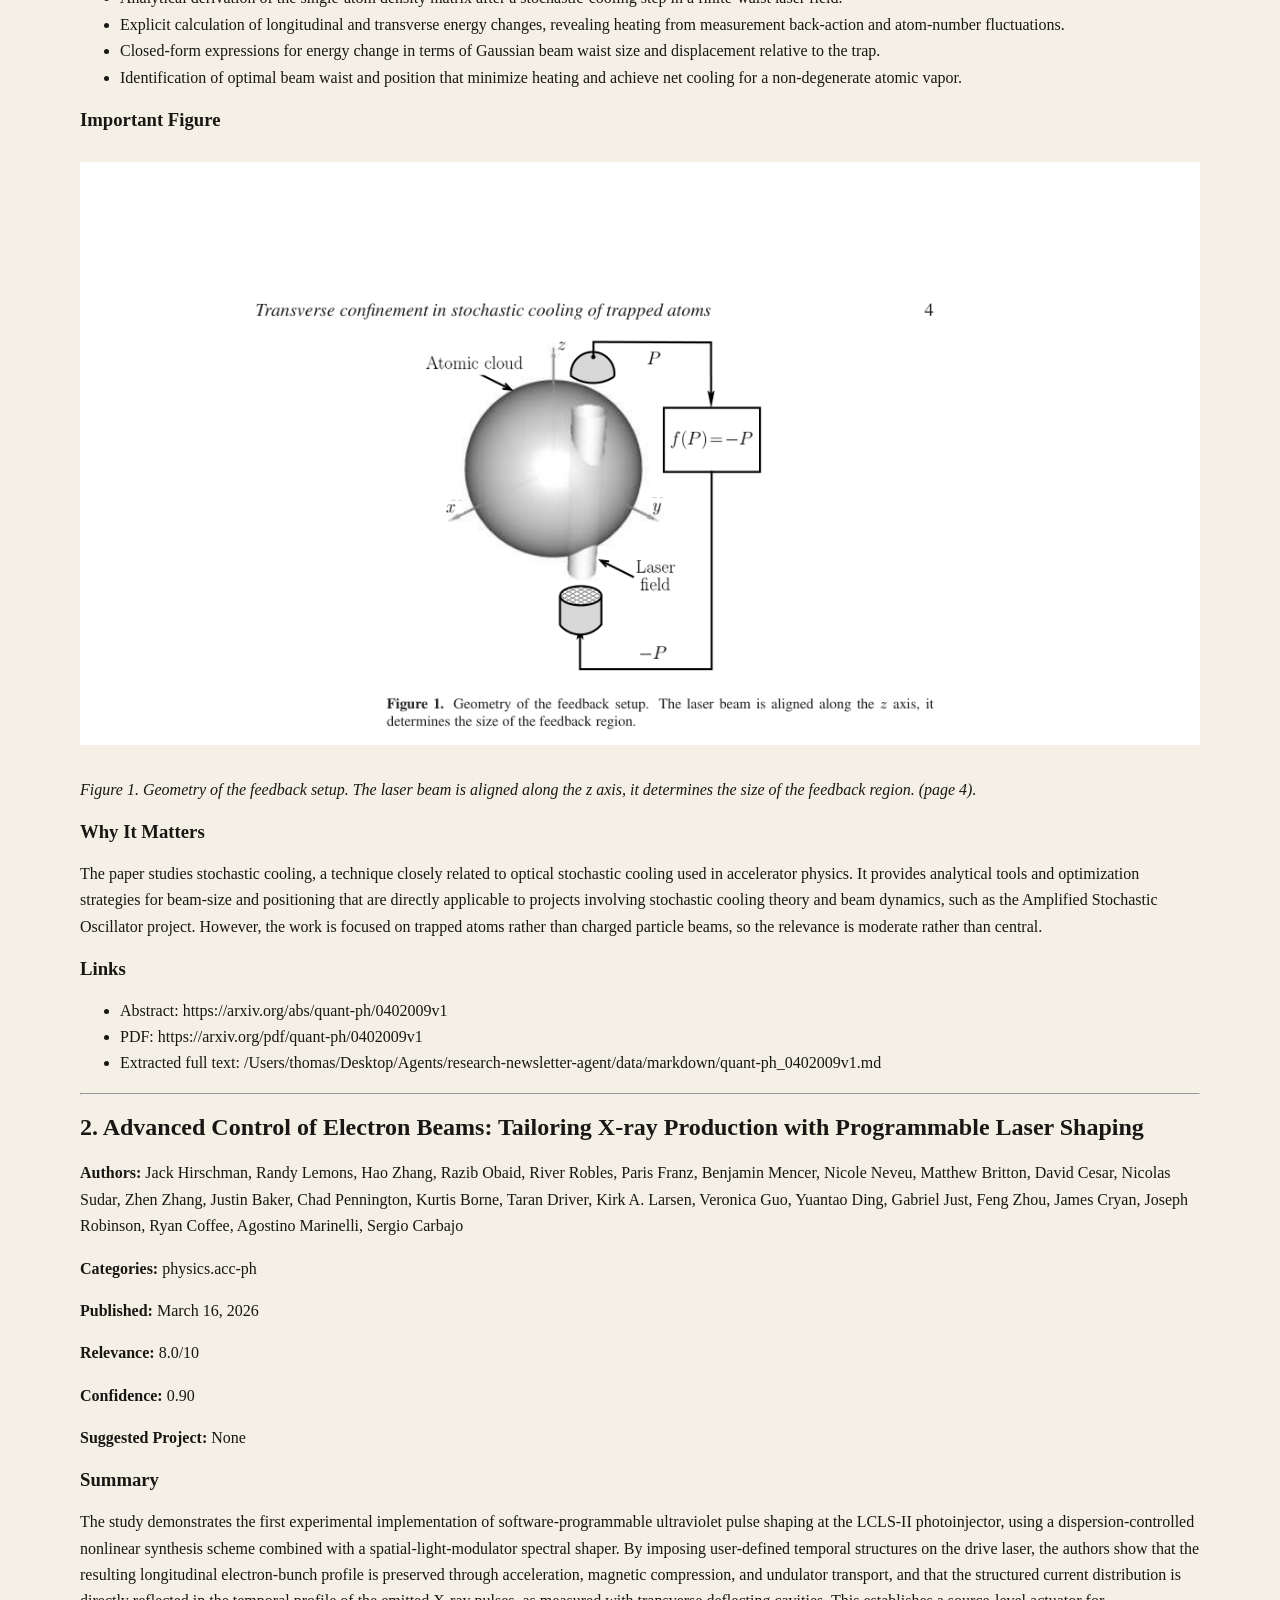
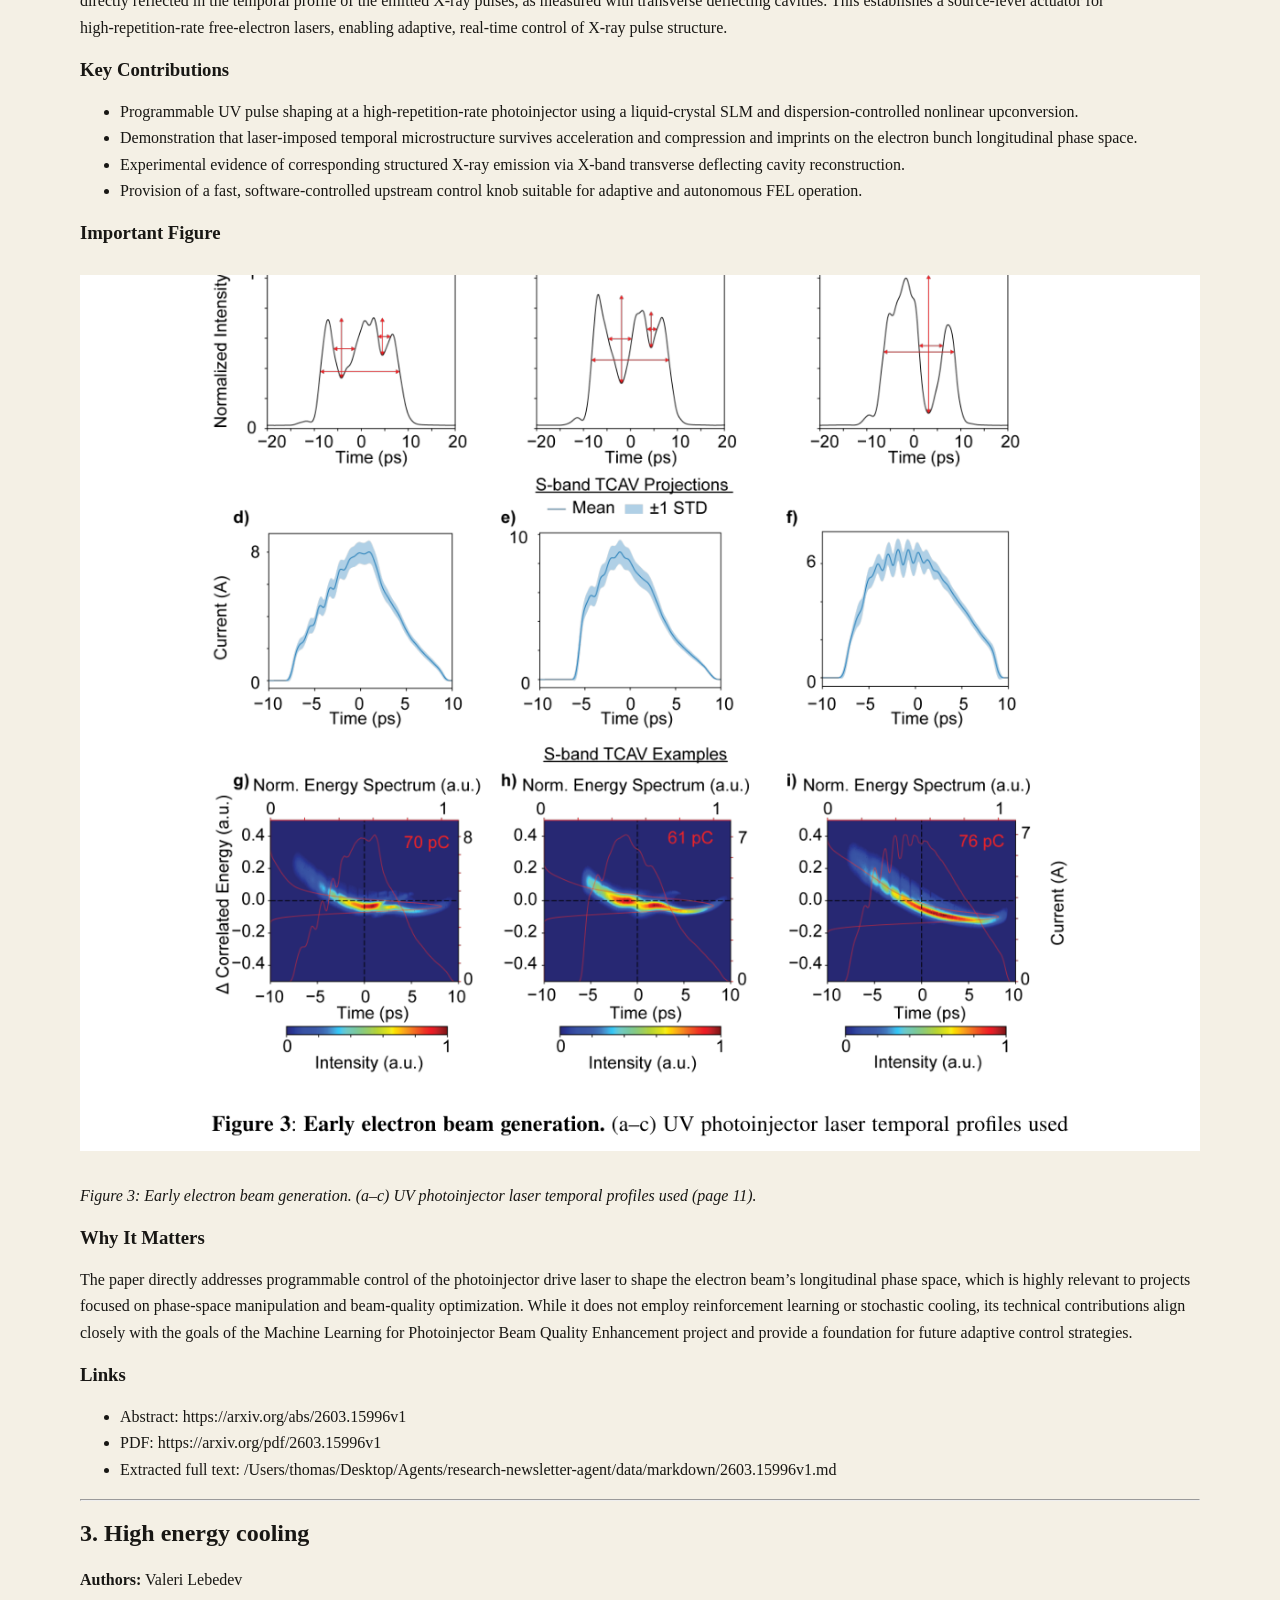
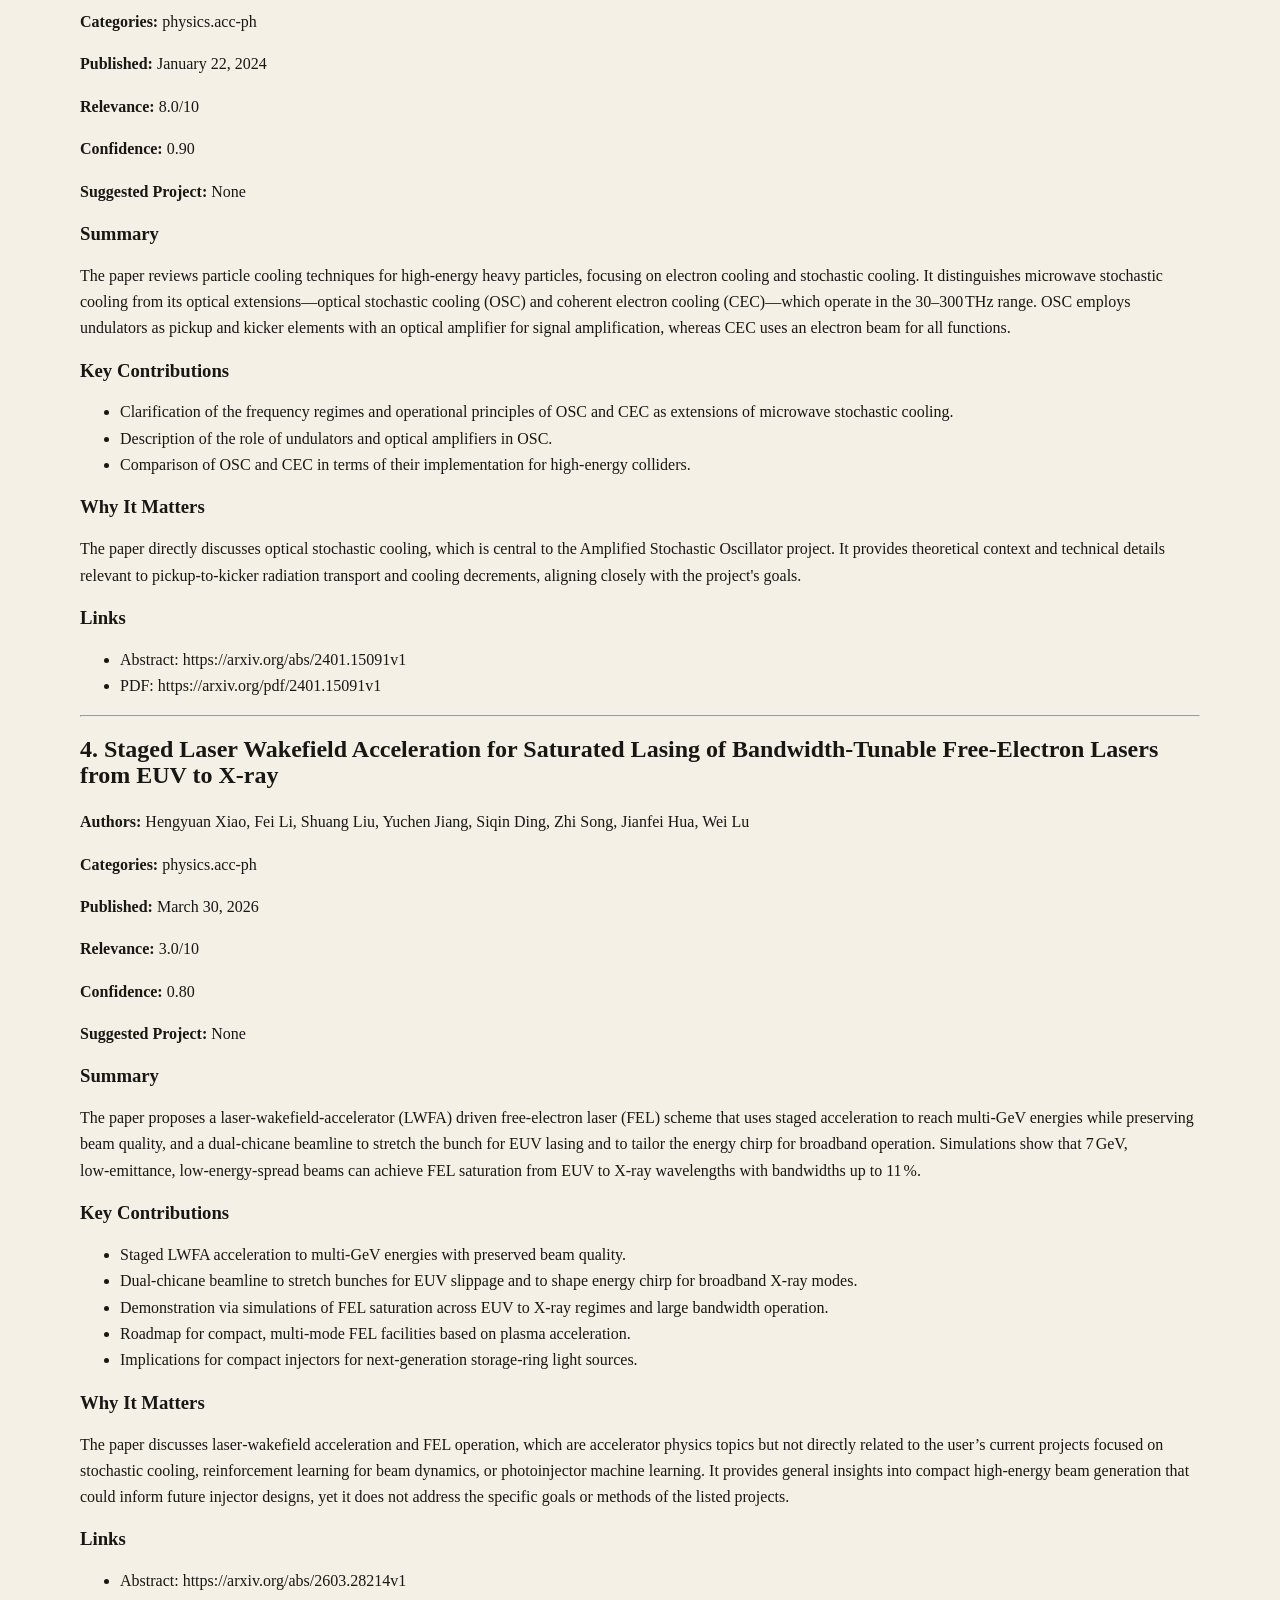
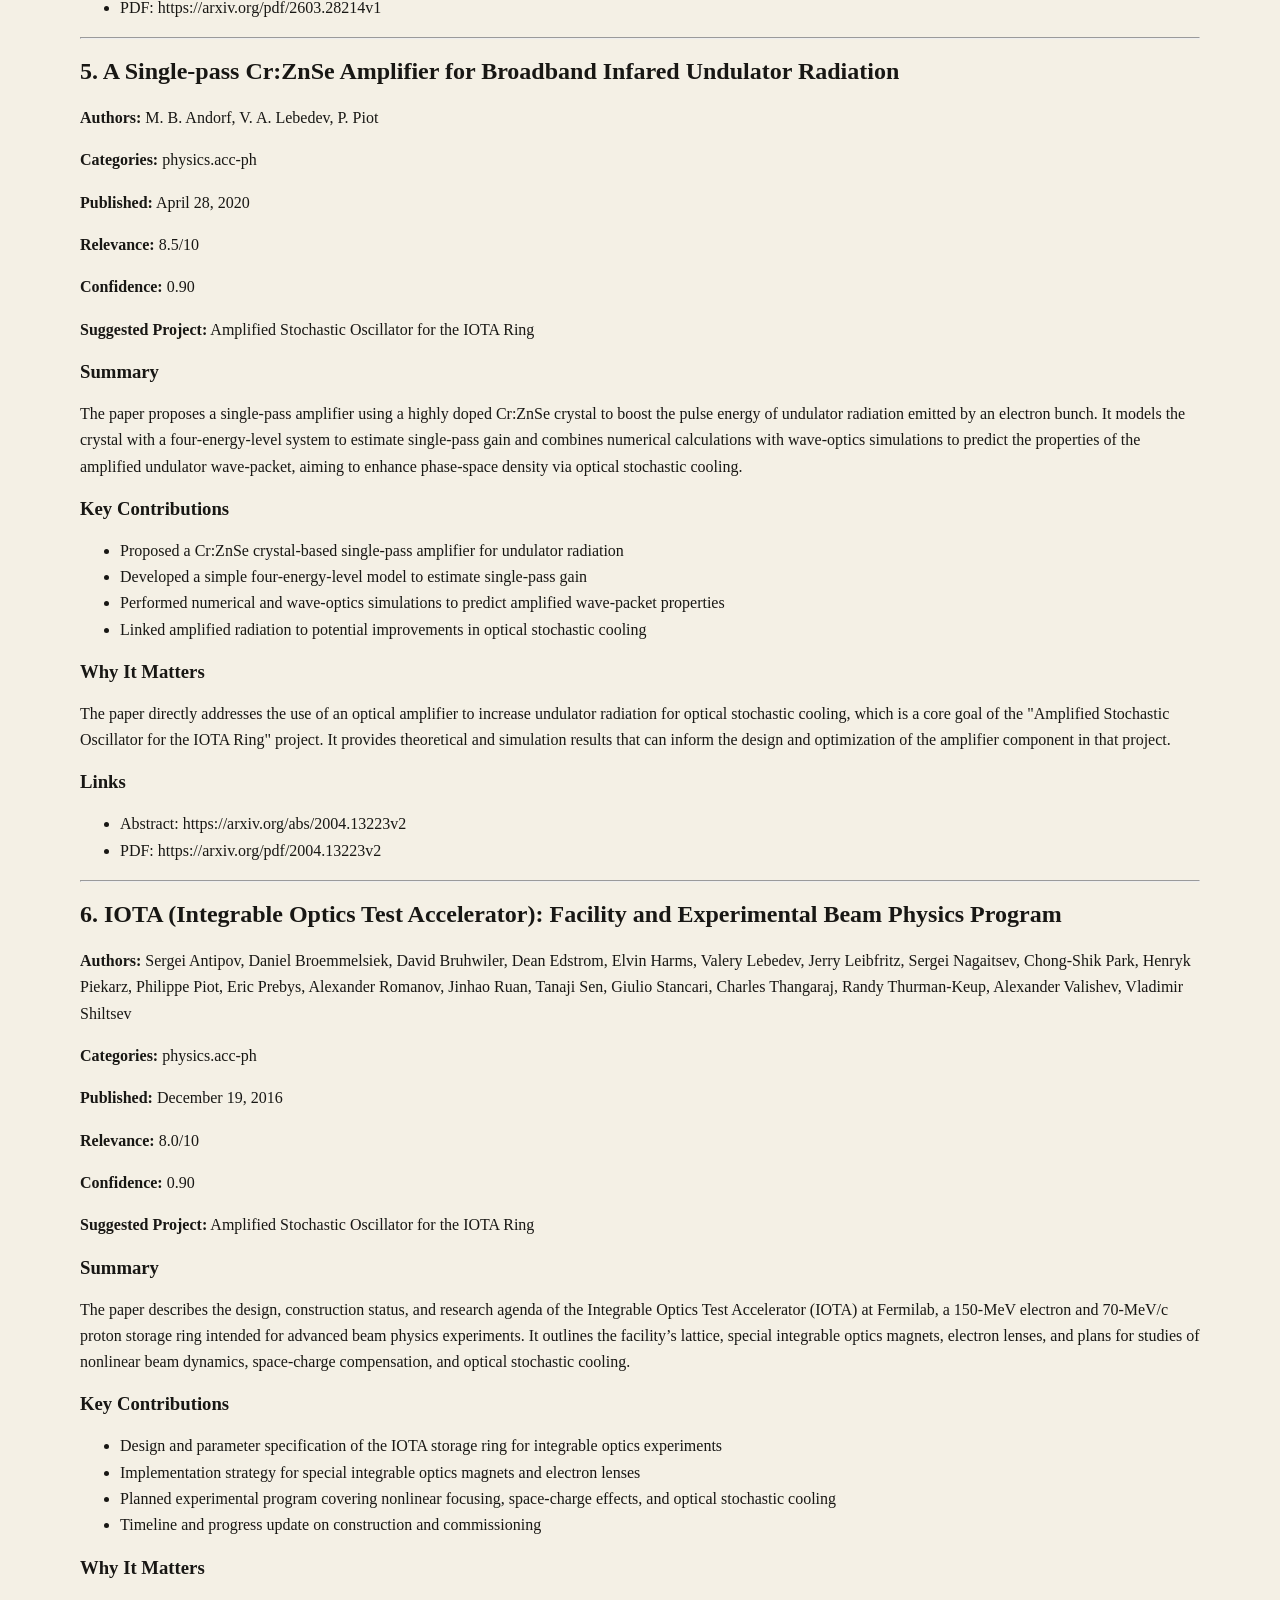
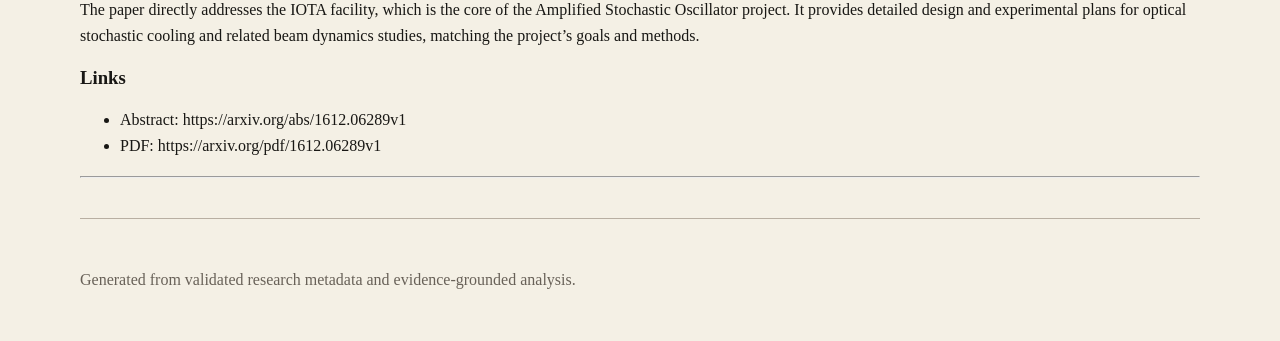
<file: newsletter/archive/2026-07-29.html>
<!doctype html>
<html lang="en">
<head>
  <meta charset="utf-8">
  <meta name="viewport" content="width=device-width, initial-scale=1">
  <meta name="description" content="A recent series of studies has refined the technology behind optical stochastic cooling, introducing a Cr:ZnSe single‑pass amplifier to boost undulator radiation and detailing the design and experimental agenda of Fermilab’s Integrable Optics Test Accelerator (IOTA). Together, these developments bring the community closer to realizing high‑efficiency cooling for next‑generation accelerators.">
  <title>Optical Stochastic Cooling Advances: New Amplifier Design and IOTA Facility Progress — Research Dispatch</title>
  <link rel="stylesheet" href="../assets/themes/newsprint.css">
</head>
<body class="layout-briefing">
  <header class="masthead">
    <a class="publication-name" href="../index.html">Research Dispatch</a>
    <p>A personalized accelerator-physics literature briefing</p>
    <time datetime="2026-07-29">July 29, 2026</time>
  </header>
  <main>
    
<section class="briefing-heading">
  <p class="kicker">Morning Briefing</p>
  <h1>Optical Stochastic Cooling Advances: New Amplifier Design and IOTA Facility Progress</h1>
  <p class="deck">A recent series of studies has refined the technology behind optical stochastic cooling, introducing a Cr:ZnSe single‑pass amplifier to boost undulator radiation and detailing the design and experimental agenda of Fermilab’s Integrable Optics Test Accelerator (IOTA). Together, these developments bring the community closer to realizing high‑efficiency cooling for next‑generation accelerators.</p>
</section>
<article class="report-content briefing-report"><h1>Research Paper Analysis</h1>
<h2>1. Transverse confinement in stochastic cooling of trapped atoms</h2>
<p><strong>Authors:</strong> D. Ivanov, S. Wallentowitz</p>
<p><strong>Categories:</strong> quant-ph</p>
<p><strong>Published:</strong> February 2, 2004</p>
<p><strong>Relevance:</strong> 6.0/10</p>
<p><strong>Confidence:</strong> 0.80</p>
<p><strong>Suggested Project:</strong> Amplified Stochastic Oscillator for the IOTA Ring</p>
<h3>Summary</h3>
<p>The paper develops an analytical description of stochastic cooling applied to a non‑degenerate trapped atomic gas, explicitly accounting for the transverse confinement imposed by a finite laser‑beam waist. It derives the single‑atom density matrix after a measurement–kick cycle, evaluates the resulting changes in longitudinal and transverse kinetic and potential energies, and identifies heating terms arising from measurement back‑action and atom‑number fluctuations. For a Gaussian beam the authors obtain closed‑form expressions for the energy change as a function of beam size and position, and determine optimal beam parameters that minimize heating and maximize cooling in the non‑degenerate regime.</p>
<h3>Key Contributions</h3>
<ul>
<li>Analytical derivation of the single‑atom density matrix after a stochastic‑cooling step in a finite‑waist laser field.</li>
<li>Explicit calculation of longitudinal and transverse energy changes, revealing heating from measurement back‑action and atom‑number fluctuations.</li>
<li>Closed‑form expressions for energy change in terms of Gaussian beam waist size and displacement relative to the trap.</li>
<li>Identification of optimal beam waist and position that minimize heating and achieve net cooling for a non‑degenerate atomic vapor.</li>
</ul>
<h3>Important Figure</h3>
<p><img alt="Figure 1. Geometry of the feedback setup. The laser beam is aligned along the z axis, it determines the size of the feedback region." src="../assets/quant-ph_0402009v1/important_figure.png" /></p>
<p><em>Figure 1. Geometry of the feedback setup. The laser beam is aligned along the z axis, it determines the size of the feedback region. (page 4).</em></p>
<h3>Why It Matters</h3>
<p>The paper studies stochastic cooling, a technique closely related to optical stochastic cooling used in accelerator physics. It provides analytical tools and optimization strategies for beam‑size and positioning that are directly applicable to projects involving stochastic cooling theory and beam dynamics, such as the Amplified Stochastic Oscillator project. However, the work is focused on trapped atoms rather than charged particle beams, so the relevance is moderate rather than central.</p>
<h3>Links</h3>
<ul>
<li>Abstract: https://arxiv.org/abs/quant-ph/0402009v1</li>
<li>PDF: https://arxiv.org/pdf/quant-ph/0402009v1</li>
<li>Extracted full text: /Users/thomas/Desktop/Agents/research-newsletter-agent/data/markdown/quant-ph_0402009v1.md</li>
</ul>
<hr />
<h2>2. Advanced Control of Electron Beams: Tailoring X-ray Production with Programmable Laser Shaping</h2>
<p><strong>Authors:</strong> Jack Hirschman, Randy Lemons, Hao Zhang, Razib Obaid, River Robles, Paris Franz, Benjamin Mencer, Nicole Neveu, Matthew Britton, David Cesar, Nicolas Sudar, Zhen Zhang, Justin Baker, Chad Pennington, Kurtis Borne, Taran Driver, Kirk A. Larsen, Veronica Guo, Yuantao Ding, Gabriel Just, Feng Zhou, James Cryan, Joseph Robinson, Ryan Coffee, Agostino Marinelli, Sergio Carbajo</p>
<p><strong>Categories:</strong> physics.acc-ph</p>
<p><strong>Published:</strong> March 16, 2026</p>
<p><strong>Relevance:</strong> 8.0/10</p>
<p><strong>Confidence:</strong> 0.90</p>
<p><strong>Suggested Project:</strong> None</p>
<h3>Summary</h3>
<p>The study demonstrates the first experimental implementation of software‑programmable ultraviolet pulse shaping at the LCLS‑II photoinjector, using a dispersion‑controlled nonlinear synthesis scheme combined with a spatial‑light‑modulator spectral shaper. By imposing user‑defined temporal structures on the drive laser, the authors show that the resulting longitudinal electron‑bunch profile is preserved through acceleration, magnetic compression, and undulator transport, and that the structured current distribution is directly reflected in the temporal profile of the emitted X‑ray pulses, as measured with transverse deflecting cavities. This establishes a source‑level actuator for high‑repetition‑rate free‑electron lasers, enabling adaptive, real‑time control of X‑ray pulse structure.</p>
<h3>Key Contributions</h3>
<ul>
<li>Programmable UV pulse shaping at a high‑repetition‑rate photoinjector using a liquid‑crystal SLM and dispersion‑controlled nonlinear upconversion.</li>
<li>Demonstration that laser‑imposed temporal microstructure survives acceleration and compression and imprints on the electron bunch longitudinal phase space.</li>
<li>Experimental evidence of corresponding structured X‑ray emission via X‑band transverse deflecting cavity reconstruction.</li>
<li>Provision of a fast, software‑controlled upstream control knob suitable for adaptive and autonomous FEL operation.</li>
</ul>
<h3>Important Figure</h3>
<p><img alt="Figure 3: Early electron beam generation. (a–c) UV photoinjector laser temporal profiles used" src="../assets/2603.15996v1/important_figure.png" /></p>
<p><em>Figure 3: Early electron beam generation. (a–c) UV photoinjector laser temporal profiles used (page 11).</em></p>
<h3>Why It Matters</h3>
<p>The paper directly addresses programmable control of the photoinjector drive laser to shape the electron beam’s longitudinal phase space, which is highly relevant to projects focused on phase‑space manipulation and beam‑quality optimization. While it does not employ reinforcement learning or stochastic cooling, its technical contributions align closely with the goals of the Machine Learning for Photoinjector Beam Quality Enhancement project and provide a foundation for future adaptive control strategies.</p>
<h3>Links</h3>
<ul>
<li>Abstract: https://arxiv.org/abs/2603.15996v1</li>
<li>PDF: https://arxiv.org/pdf/2603.15996v1</li>
<li>Extracted full text: /Users/thomas/Desktop/Agents/research-newsletter-agent/data/markdown/2603.15996v1.md</li>
</ul>
<hr />
<h2>3. High energy cooling</h2>
<p><strong>Authors:</strong> Valeri Lebedev</p>
<p><strong>Categories:</strong> physics.acc-ph</p>
<p><strong>Published:</strong> January 22, 2024</p>
<p><strong>Relevance:</strong> 8.0/10</p>
<p><strong>Confidence:</strong> 0.90</p>
<p><strong>Suggested Project:</strong> None</p>
<h3>Summary</h3>
<p>The paper reviews particle cooling techniques for high‑energy heavy particles, focusing on electron cooling and stochastic cooling. It distinguishes microwave stochastic cooling from its optical extensions—optical stochastic cooling (OSC) and coherent electron cooling (CEC)—which operate in the 30–300 THz range. OSC employs undulators as pickup and kicker elements with an optical amplifier for signal amplification, whereas CEC uses an electron beam for all functions.</p>
<h3>Key Contributions</h3>
<ul>
<li>Clarification of the frequency regimes and operational principles of OSC and CEC as extensions of microwave stochastic cooling.</li>
<li>Description of the role of undulators and optical amplifiers in OSC.</li>
<li>Comparison of OSC and CEC in terms of their implementation for high‑energy colliders.</li>
</ul>
<h3>Why It Matters</h3>
<p>The paper directly discusses optical stochastic cooling, which is central to the Amplified Stochastic Oscillator project. It provides theoretical context and technical details relevant to pickup‑to‑kicker radiation transport and cooling decrements, aligning closely with the project&#x27;s goals.</p>
<h3>Links</h3>
<ul>
<li>Abstract: https://arxiv.org/abs/2401.15091v1</li>
<li>PDF: https://arxiv.org/pdf/2401.15091v1</li>
</ul>
<hr />
<h2>4. Staged Laser Wakefield Acceleration for Saturated Lasing of Bandwidth-Tunable Free-Electron Lasers from EUV to X-ray</h2>
<p><strong>Authors:</strong> Hengyuan Xiao, Fei Li, Shuang Liu, Yuchen Jiang, Siqin Ding, Zhi Song, Jianfei Hua, Wei Lu</p>
<p><strong>Categories:</strong> physics.acc-ph</p>
<p><strong>Published:</strong> March 30, 2026</p>
<p><strong>Relevance:</strong> 3.0/10</p>
<p><strong>Confidence:</strong> 0.80</p>
<p><strong>Suggested Project:</strong> None</p>
<h3>Summary</h3>
<p>The paper proposes a laser‑wakefield‑accelerator (LWFA) driven free‑electron laser (FEL) scheme that uses staged acceleration to reach multi‑GeV energies while preserving beam quality, and a dual‑chicane beamline to stretch the bunch for EUV lasing and to tailor the energy chirp for broadband operation. Simulations show that 7 GeV, low‑emittance, low‑energy‑spread beams can achieve FEL saturation from EUV to X‑ray wavelengths with bandwidths up to 11 %.</p>
<h3>Key Contributions</h3>
<ul>
<li>Staged LWFA acceleration to multi‑GeV energies with preserved beam quality.</li>
<li>Dual‑chicane beamline to stretch bunches for EUV slippage and to shape energy chirp for broadband X‑ray modes.</li>
<li>Demonstration via simulations of FEL saturation across EUV to X‑ray regimes and large bandwidth operation.</li>
<li>Roadmap for compact, multi‑mode FEL facilities based on plasma acceleration.</li>
<li>Implications for compact injectors for next‑generation storage‑ring light sources.</li>
</ul>
<h3>Why It Matters</h3>
<p>The paper discusses laser‑wakefield acceleration and FEL operation, which are accelerator physics topics but not directly related to the user’s current projects focused on stochastic cooling, reinforcement learning for beam dynamics, or photoinjector machine learning. It provides general insights into compact high‑energy beam generation that could inform future injector designs, yet it does not address the specific goals or methods of the listed projects.</p>
<h3>Links</h3>
<ul>
<li>Abstract: https://arxiv.org/abs/2603.28214v1</li>
<li>PDF: https://arxiv.org/pdf/2603.28214v1</li>
</ul>
<hr />
<h2>5. A Single-pass Cr:ZnSe Amplifier for Broadband Infared Undulator Radiation</h2>
<p><strong>Authors:</strong> M. B. Andorf, V. A. Lebedev, P. Piot</p>
<p><strong>Categories:</strong> physics.acc-ph</p>
<p><strong>Published:</strong> April 28, 2020</p>
<p><strong>Relevance:</strong> 8.5/10</p>
<p><strong>Confidence:</strong> 0.90</p>
<p><strong>Suggested Project:</strong> Amplified Stochastic Oscillator for the IOTA Ring</p>
<h3>Summary</h3>
<p>The paper proposes a single‑pass amplifier using a highly doped Cr:ZnSe crystal to boost the pulse energy of undulator radiation emitted by an electron bunch. It models the crystal with a four‑energy‑level system to estimate single‑pass gain and combines numerical calculations with wave‑optics simulations to predict the properties of the amplified undulator wave‑packet, aiming to enhance phase‑space density via optical stochastic cooling.</p>
<h3>Key Contributions</h3>
<ul>
<li>Proposed a Cr:ZnSe crystal‑based single‑pass amplifier for undulator radiation</li>
<li>Developed a simple four‑energy‑level model to estimate single‑pass gain</li>
<li>Performed numerical and wave‑optics simulations to predict amplified wave‑packet properties</li>
<li>Linked amplified radiation to potential improvements in optical stochastic cooling</li>
</ul>
<h3>Why It Matters</h3>
<p>The paper directly addresses the use of an optical amplifier to increase undulator radiation for optical stochastic cooling, which is a core goal of the &quot;Amplified Stochastic Oscillator for the IOTA Ring&quot; project. It provides theoretical and simulation results that can inform the design and optimization of the amplifier component in that project.</p>
<h3>Links</h3>
<ul>
<li>Abstract: https://arxiv.org/abs/2004.13223v2</li>
<li>PDF: https://arxiv.org/pdf/2004.13223v2</li>
</ul>
<hr />
<h2>6. IOTA (Integrable Optics Test Accelerator): Facility and Experimental Beam Physics Program</h2>
<p><strong>Authors:</strong> Sergei Antipov, Daniel Broemmelsiek, David Bruhwiler, Dean Edstrom, Elvin Harms, Valery Lebedev, Jerry Leibfritz, Sergei Nagaitsev, Chong-Shik Park, Henryk Piekarz, Philippe Piot, Eric Prebys, Alexander Romanov, Jinhao Ruan, Tanaji Sen, Giulio Stancari, Charles Thangaraj, Randy Thurman-Keup, Alexander Valishev, Vladimir Shiltsev</p>
<p><strong>Categories:</strong> physics.acc-ph</p>
<p><strong>Published:</strong> December 19, 2016</p>
<p><strong>Relevance:</strong> 8.0/10</p>
<p><strong>Confidence:</strong> 0.90</p>
<p><strong>Suggested Project:</strong> Amplified Stochastic Oscillator for the IOTA Ring</p>
<h3>Summary</h3>
<p>The paper describes the design, construction status, and research agenda of the Integrable Optics Test Accelerator (IOTA) at Fermilab, a 150‑MeV electron and 70‑MeV/c proton storage ring intended for advanced beam physics experiments. It outlines the facility’s lattice, special integrable optics magnets, electron lenses, and plans for studies of nonlinear beam dynamics, space‑charge compensation, and optical stochastic cooling.</p>
<h3>Key Contributions</h3>
<ul>
<li>Design and parameter specification of the IOTA storage ring for integrable optics experiments</li>
<li>Implementation strategy for special integrable optics magnets and electron lenses</li>
<li>Planned experimental program covering nonlinear focusing, space‑charge effects, and optical stochastic cooling</li>
<li>Timeline and progress update on construction and commissioning</li>
</ul>
<h3>Why It Matters</h3>
<p>The paper directly addresses the IOTA facility, which is the core of the Amplified Stochastic Oscillator project. It provides detailed design and experimental plans for optical stochastic cooling and related beam dynamics studies, matching the project’s goals and methods.</p>
<h3>Links</h3>
<ul>
<li>Abstract: https://arxiv.org/abs/1612.06289v1</li>
<li>PDF: https://arxiv.org/pdf/1612.06289v1</li>
</ul>
<hr /></article>

  </main>
  <footer>
    <p>Generated from validated research metadata and evidence-grounded analysis.</p>
  </footer>
</body>
</html>
</file>
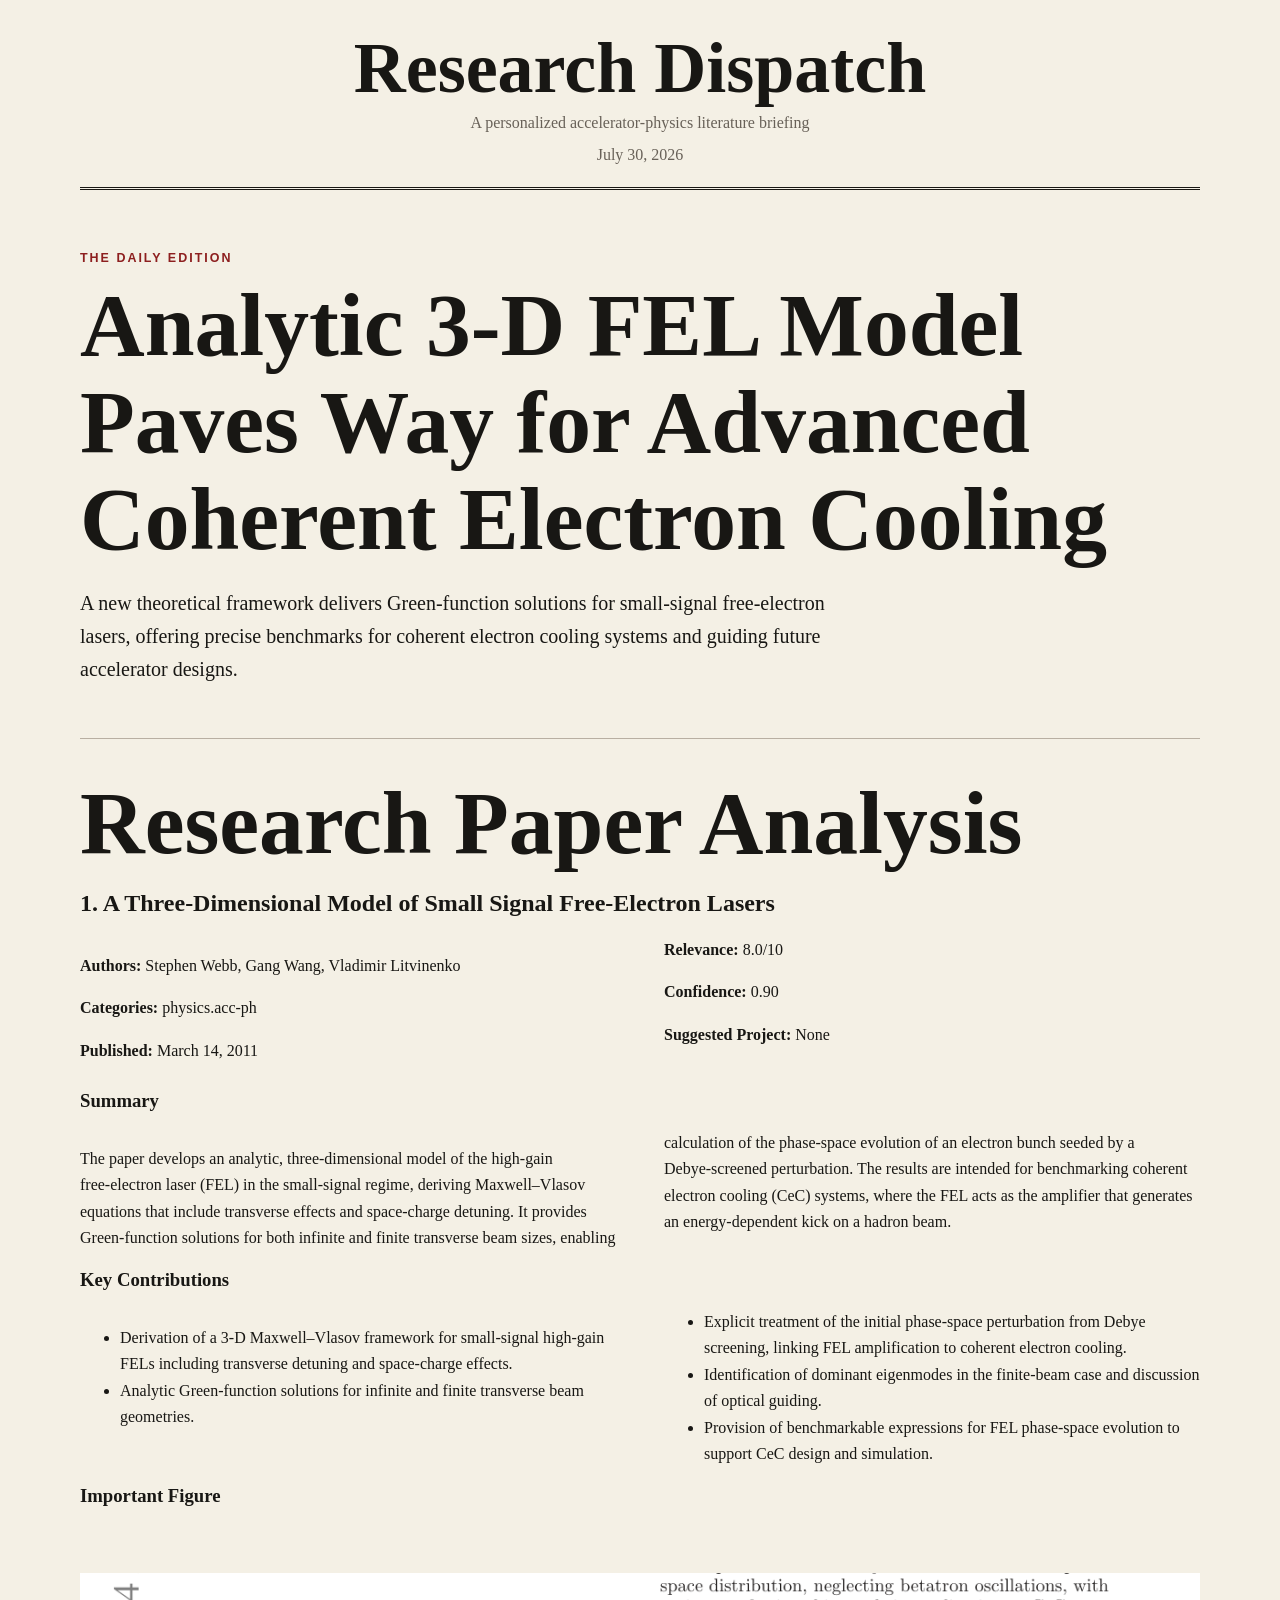
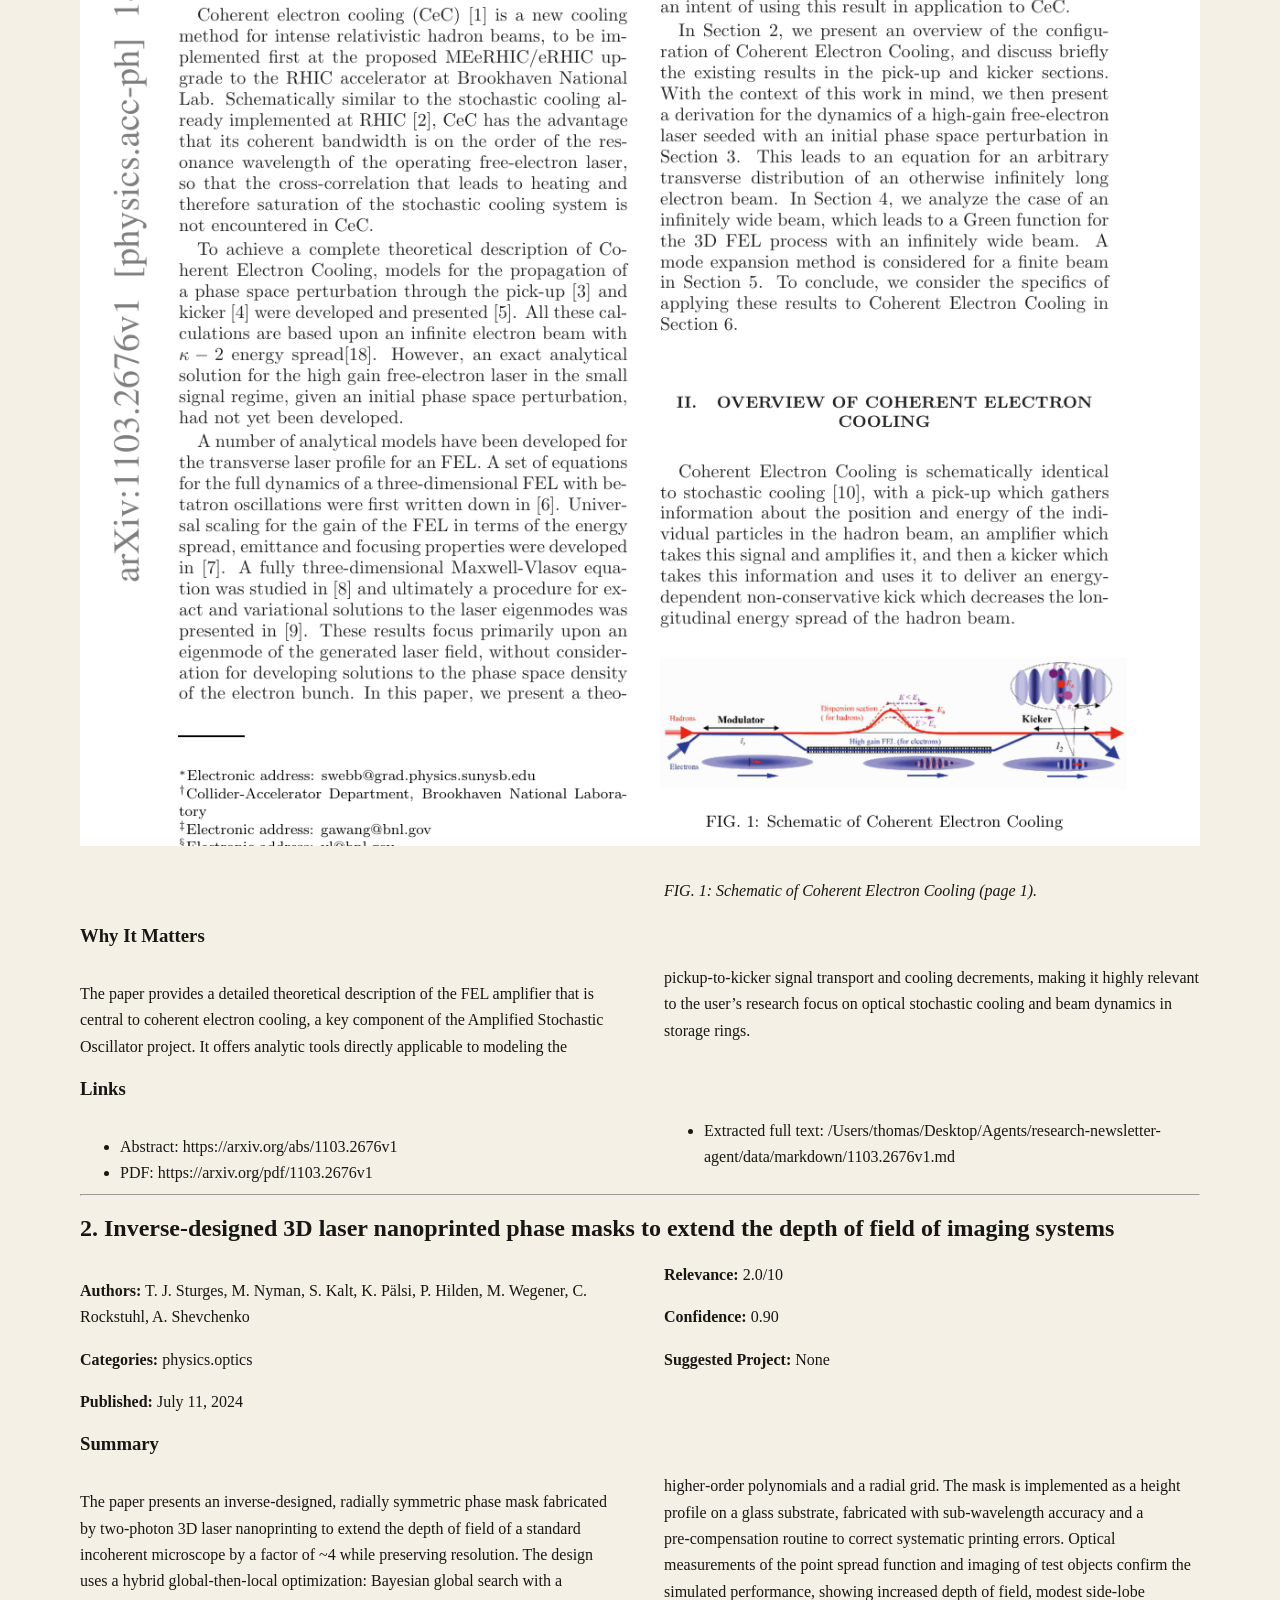
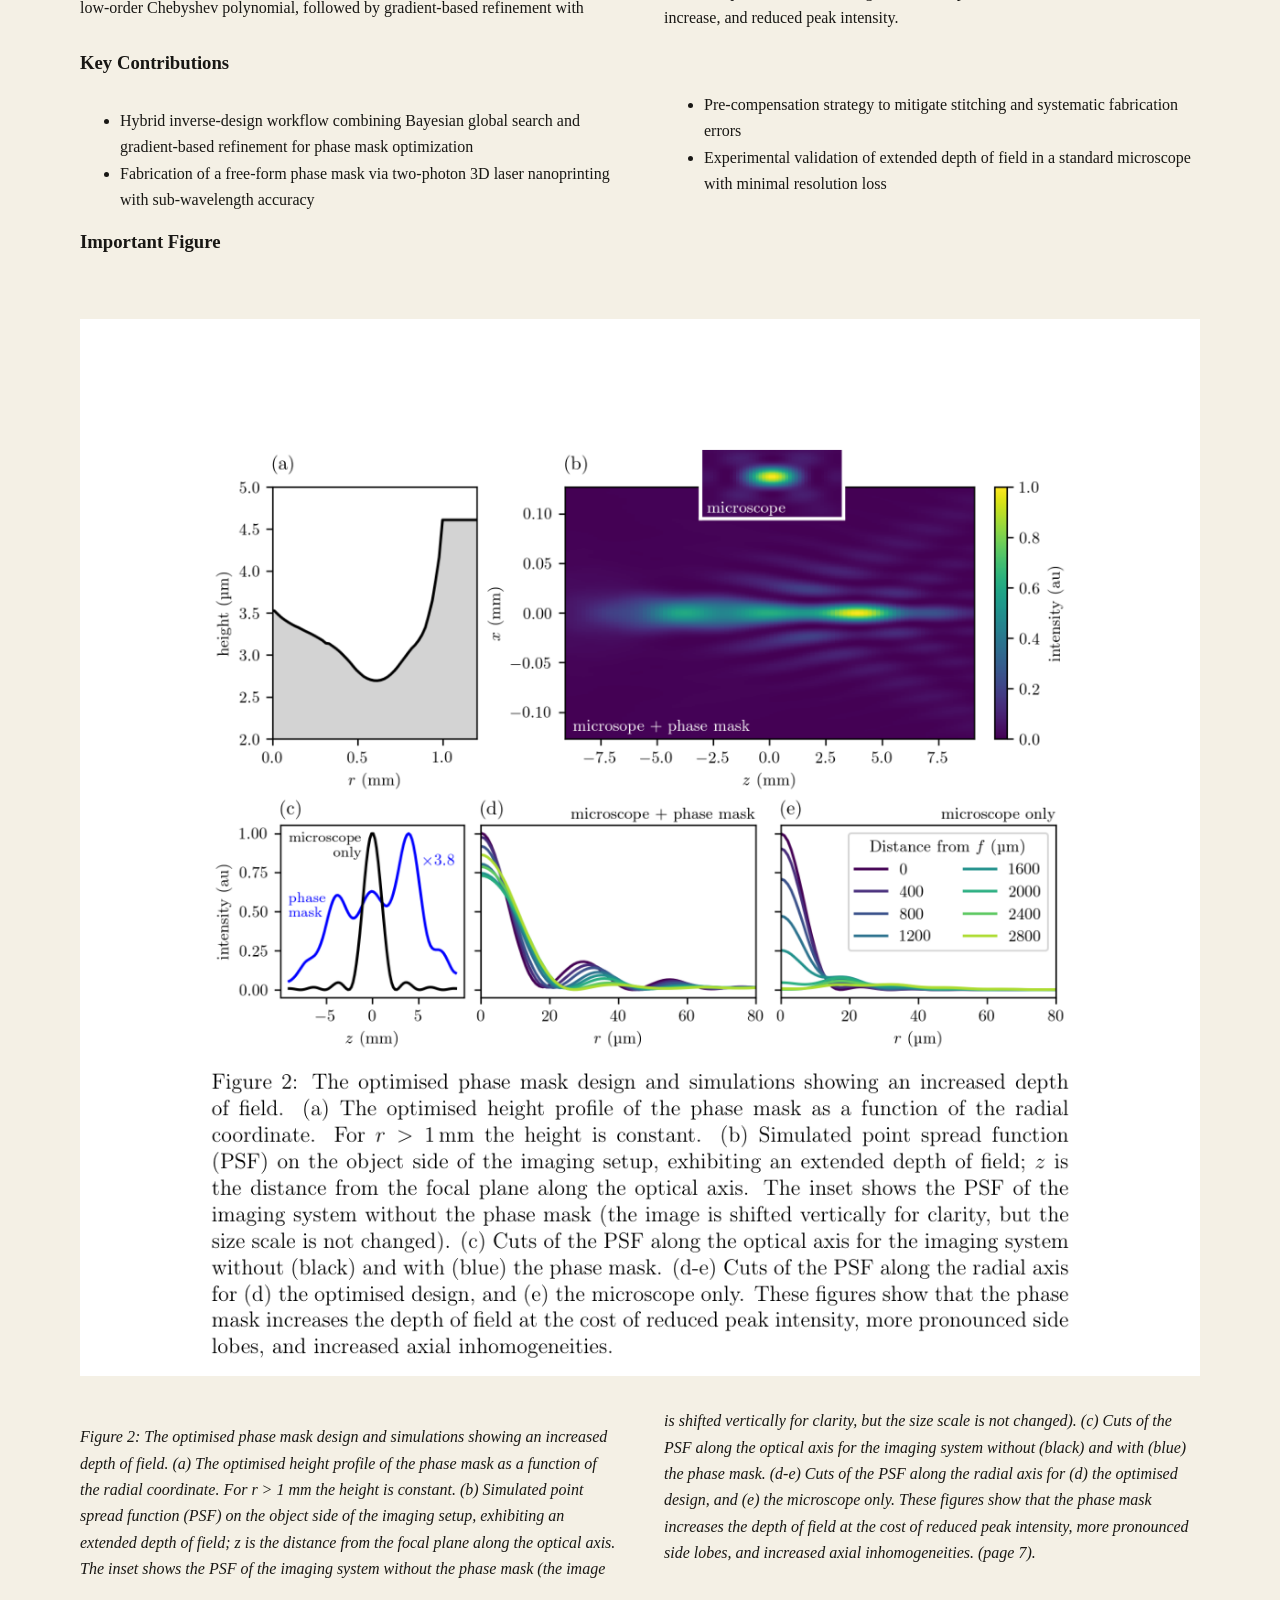
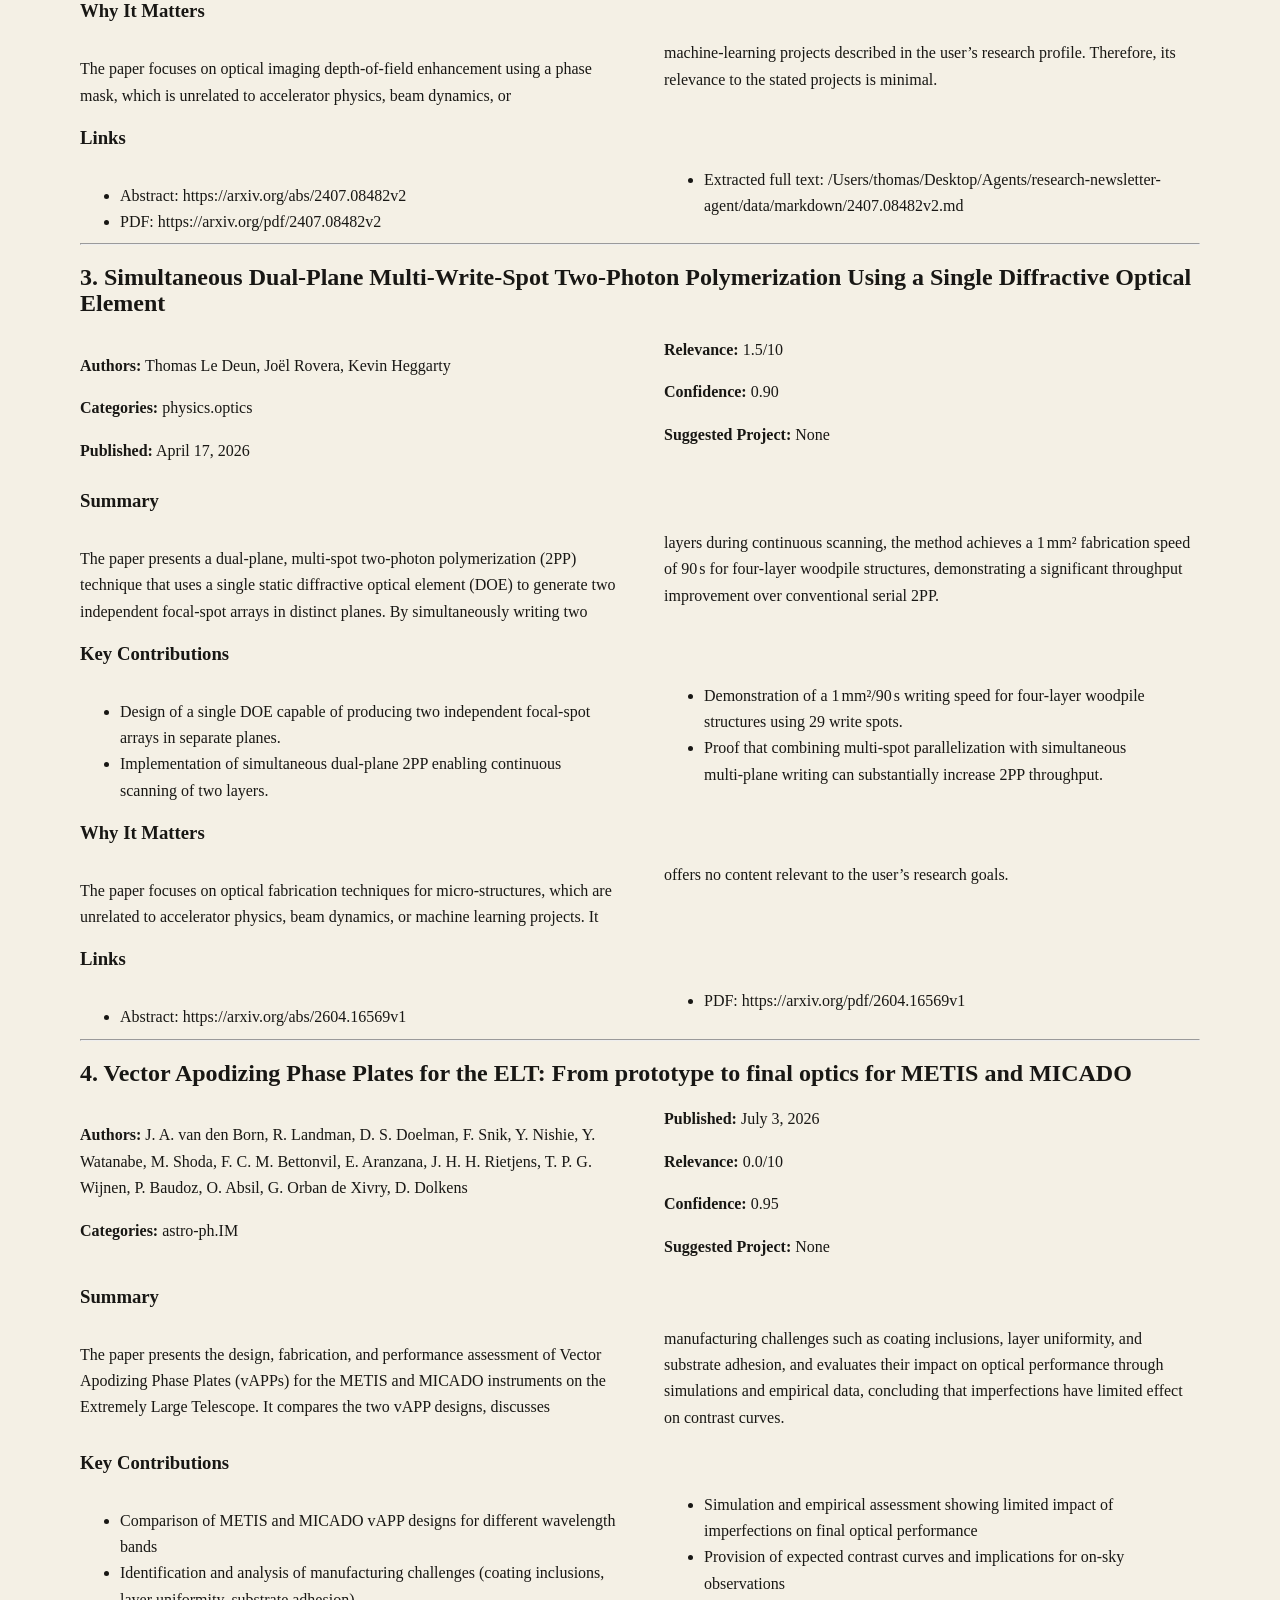
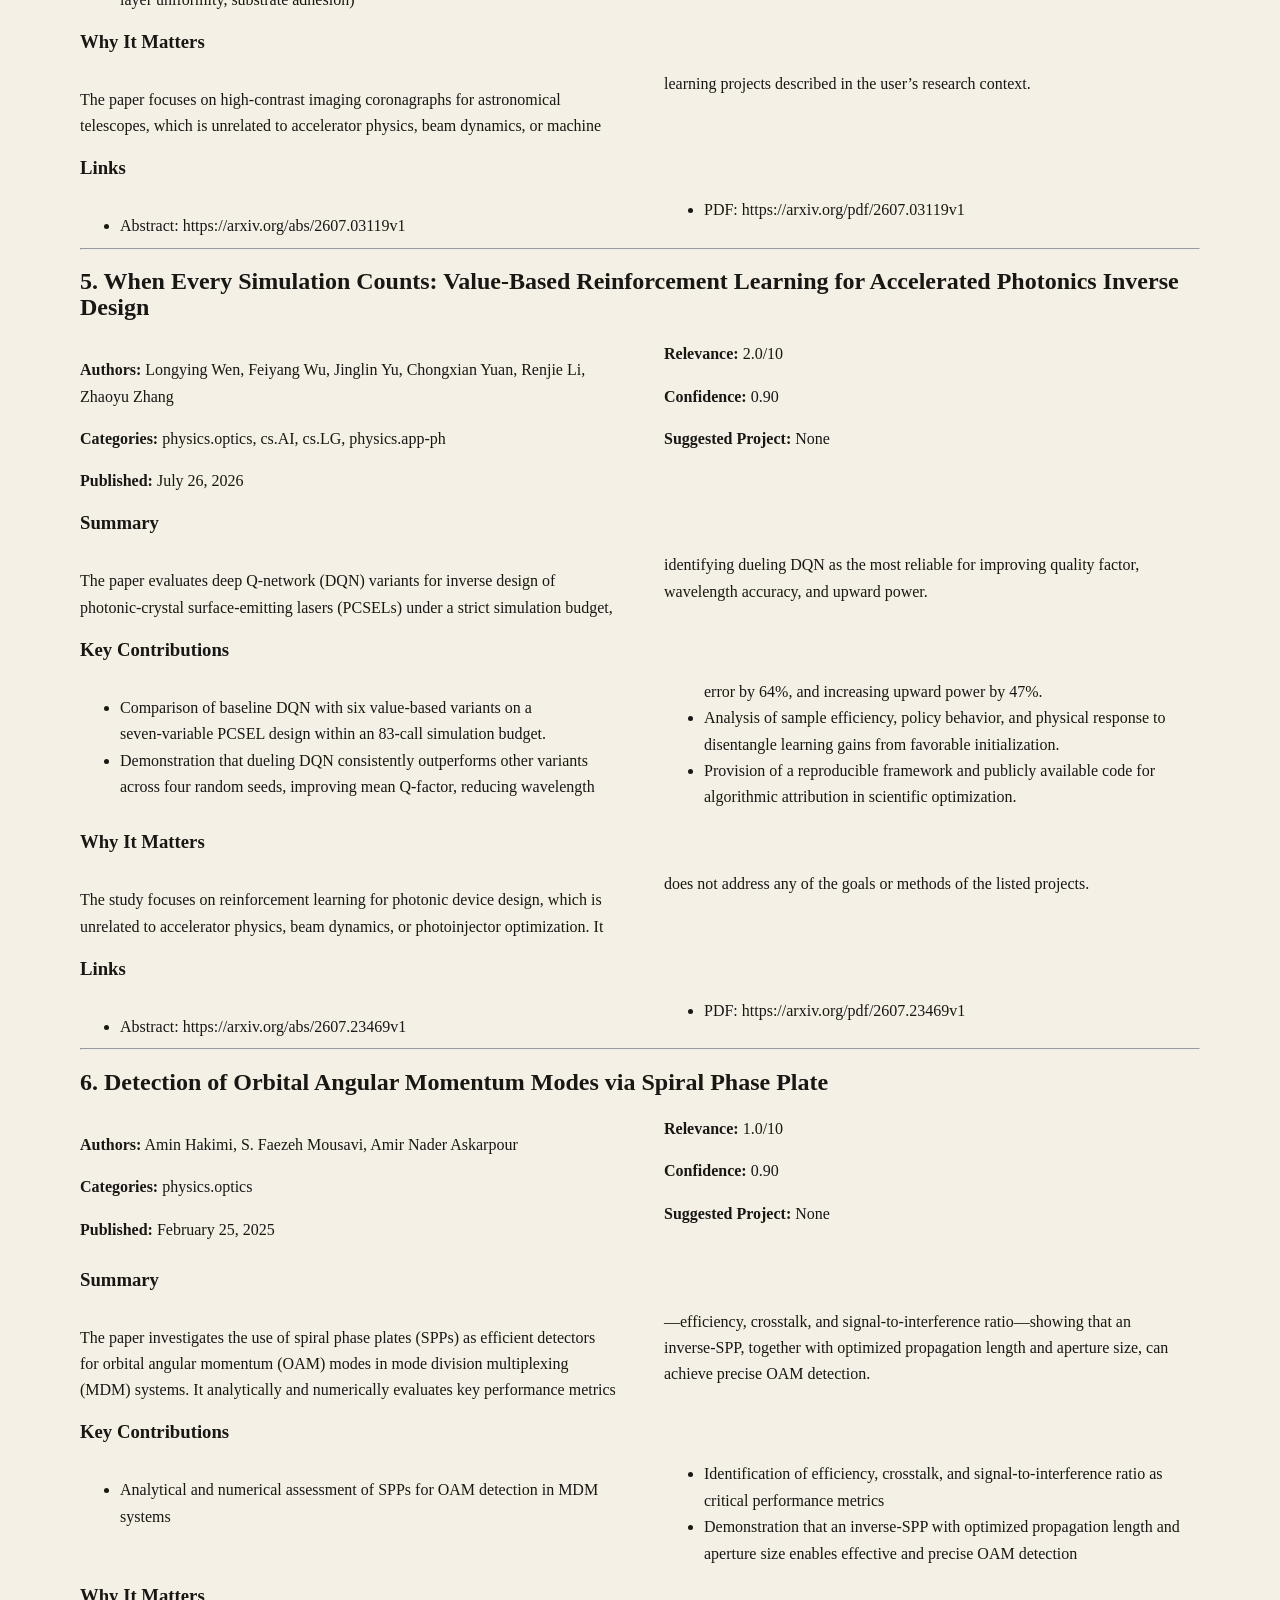
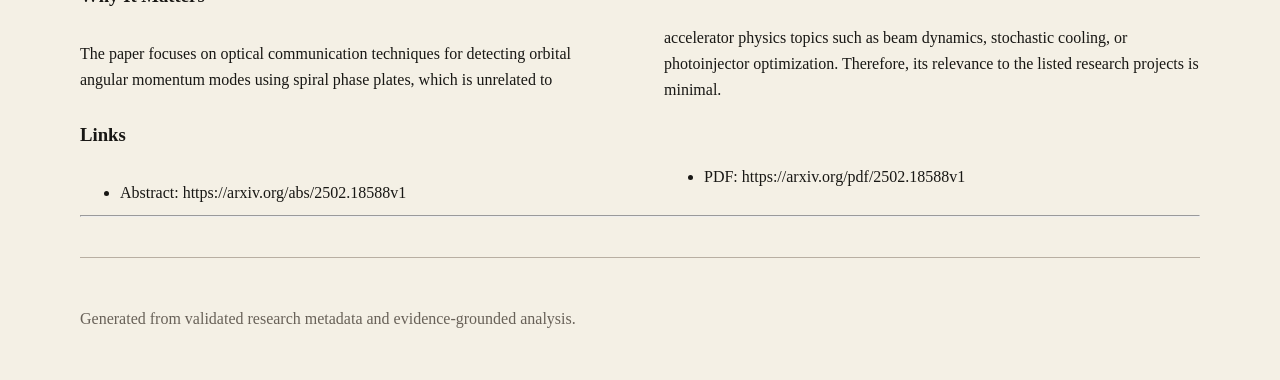
<file: newsletter/archive/2026-07-30.html>
<!doctype html>
<html lang="en">
<head>
  <meta charset="utf-8">
  <meta name="viewport" content="width=device-width, initial-scale=1">
  <meta name="description" content="A new theoretical framework delivers Green‑function solutions for small‑signal free‑electron lasers, offering precise benchmarks for coherent electron cooling systems and guiding future accelerator designs.">
  <title>Analytic 3‑D FEL Model Paves Way for Advanced Coherent Electron Cooling — Research Dispatch</title>
  <link rel="stylesheet" href="../assets/themes/newsprint.css">
</head>
<body class="layout-classic">
  <header class="masthead">
    <a class="publication-name" href="../index.html">Research Dispatch</a>
    <p>A personalized accelerator-physics literature briefing</p>
    <time datetime="2026-07-30">July 30, 2026</time>
  </header>
  <main>
    
<section class="edition-heading">
  <p class="kicker">The Daily Edition</p>
  <h1>Analytic 3‑D FEL Model Paves Way for Advanced Coherent Electron Cooling</h1>
  <p class="deck">A new theoretical framework delivers Green‑function solutions for small‑signal free‑electron lasers, offering precise benchmarks for coherent electron cooling systems and guiding future accelerator designs.</p>
</section>

<article class="report-content classic-columns"><h1>Research Paper Analysis</h1>
<h2>1. A Three-Dimensional Model of Small Signal Free-Electron Lasers</h2>
<p><strong>Authors:</strong> Stephen Webb, Gang Wang, Vladimir Litvinenko</p>
<p><strong>Categories:</strong> physics.acc-ph</p>
<p><strong>Published:</strong> March 14, 2011</p>
<p><strong>Relevance:</strong> 8.0/10</p>
<p><strong>Confidence:</strong> 0.90</p>
<p><strong>Suggested Project:</strong> None</p>
<h3>Summary</h3>
<p>The paper develops an analytic, three‑dimensional model of the high‑gain free‑electron laser (FEL) in the small‑signal regime, deriving Maxwell–Vlasov equations that include transverse effects and space‑charge detuning. It provides Green‑function solutions for both infinite and finite transverse beam sizes, enabling calculation of the phase‑space evolution of an electron bunch seeded by a Debye‑screened perturbation. The results are intended for benchmarking coherent electron cooling (CeC) systems, where the FEL acts as the amplifier that generates an energy‑dependent kick on a hadron beam.</p>
<h3>Key Contributions</h3>
<ul>
<li>Derivation of a 3‑D Maxwell–Vlasov framework for small‑signal high‑gain FELs including transverse detuning and space‑charge effects.</li>
<li>Analytic Green‑function solutions for infinite and finite transverse beam geometries.</li>
<li>Explicit treatment of the initial phase‑space perturbation from Debye screening, linking FEL amplification to coherent electron cooling.</li>
<li>Identification of dominant eigenmodes in the finite‑beam case and discussion of optical guiding.</li>
<li>Provision of benchmarkable expressions for FEL phase‑space evolution to support CeC design and simulation.</li>
</ul>
<h3>Important Figure</h3>
<p><img alt="FIG. 1: Schematic of Coherent Electron Cooling" src="../assets/1103.2676v1/important_figure.png" /></p>
<p><em>FIG. 1: Schematic of Coherent Electron Cooling (page 1).</em></p>
<h3>Why It Matters</h3>
<p>The paper provides a detailed theoretical description of the FEL amplifier that is central to coherent electron cooling, a key component of the Amplified Stochastic Oscillator project. It offers analytic tools directly applicable to modeling the pickup‑to‑kicker signal transport and cooling decrements, making it highly relevant to the user’s research focus on optical stochastic cooling and beam dynamics in storage rings.</p>
<h3>Links</h3>
<ul>
<li>Abstract: https://arxiv.org/abs/1103.2676v1</li>
<li>PDF: https://arxiv.org/pdf/1103.2676v1</li>
<li>Extracted full text: /Users/thomas/Desktop/Agents/research-newsletter-agent/data/markdown/1103.2676v1.md</li>
</ul>
<hr />
<h2>2. Inverse-designed 3D laser nanoprinted phase masks to extend the depth of field of imaging systems</h2>
<p><strong>Authors:</strong> T. J. Sturges, M. Nyman, S. Kalt, K. Pälsi, P. Hilden, M. Wegener, C. Rockstuhl, A. Shevchenko</p>
<p><strong>Categories:</strong> physics.optics</p>
<p><strong>Published:</strong> July 11, 2024</p>
<p><strong>Relevance:</strong> 2.0/10</p>
<p><strong>Confidence:</strong> 0.90</p>
<p><strong>Suggested Project:</strong> None</p>
<h3>Summary</h3>
<p>The paper presents an inverse‑designed, radially symmetric phase mask fabricated by two‑photon 3D laser nanoprinting to extend the depth of field of a standard incoherent microscope by a factor of ~4 while preserving resolution. The design uses a hybrid global‑then‑local optimization: Bayesian global search with a low‑order Chebyshev polynomial, followed by gradient‑based refinement with higher‑order polynomials and a radial grid. The mask is implemented as a height profile on a glass substrate, fabricated with sub‑wavelength accuracy and a pre‑compensation routine to correct systematic printing errors. Optical measurements of the point spread function and imaging of test objects confirm the simulated performance, showing increased depth of field, modest side‑lobe increase, and reduced peak intensity.</p>
<h3>Key Contributions</h3>
<ul>
<li>Hybrid inverse‑design workflow combining Bayesian global search and gradient‑based refinement for phase mask optimization</li>
<li>Fabrication of a free‑form phase mask via two‑photon 3D laser nanoprinting with sub‑wavelength accuracy</li>
<li>Pre‑compensation strategy to mitigate stitching and systematic fabrication errors</li>
<li>Experimental validation of extended depth of field in a standard microscope with minimal resolution loss</li>
</ul>
<h3>Important Figure</h3>
<p><img alt="Figure 2: The optimised phase mask design and simulations showing an increased depth of field. (a) The optimised height profile of the phase mask as a function of the radial coordinate. For r &gt; 1 mm the height is constant. (b) Simulated point spread function (PSF) on the object side of the imaging setup, exhibiting an extended depth of field; z is the distance from the focal plane along the optical axis. The inset shows the PSF of the imaging system without the phase mask (the image is shifted vertically for clarity, but the size scale is not changed). (c) Cuts of the PSF along the optical axis for the imaging system without (black) and with (blue) the phase mask. (d-e) Cuts of the PSF along the radial axis for (d) the optimised design, and (e) the microscope only. These figures show that the phase mask increases the depth of field at the cost of reduced peak intensity, more pronounced side lobes, and increased axial inhomogeneities." src="../assets/2407.08482v2/important_figure.png" /></p>
<p><em>Figure 2: The optimised phase mask design and simulations showing an increased depth of field. (a) The optimised height profile of the phase mask as a function of the radial coordinate. For r &gt; 1 mm the height is constant. (b) Simulated point spread function (PSF) on the object side of the imaging setup, exhibiting an extended depth of field; z is the distance from the focal plane along the optical axis. The inset shows the PSF of the imaging system without the phase mask (the image is shifted vertically for clarity, but the size scale is not changed). (c) Cuts of the PSF along the optical axis for the imaging system without (black) and with (blue) the phase mask. (d-e) Cuts of the PSF along the radial axis for (d) the optimised design, and (e) the microscope only. These figures show that the phase mask increases the depth of field at the cost of reduced peak intensity, more pronounced side lobes, and increased axial inhomogeneities. (page 7).</em></p>
<h3>Why It Matters</h3>
<p>The paper focuses on optical imaging depth‑of‑field enhancement using a phase mask, which is unrelated to accelerator physics, beam dynamics, or machine‑learning projects described in the user’s research profile. Therefore, its relevance to the stated projects is minimal.</p>
<h3>Links</h3>
<ul>
<li>Abstract: https://arxiv.org/abs/2407.08482v2</li>
<li>PDF: https://arxiv.org/pdf/2407.08482v2</li>
<li>Extracted full text: /Users/thomas/Desktop/Agents/research-newsletter-agent/data/markdown/2407.08482v2.md</li>
</ul>
<hr />
<h2>3. Simultaneous Dual-Plane Multi-Write-Spot Two-Photon Polymerization Using a Single Diffractive Optical Element</h2>
<p><strong>Authors:</strong> Thomas Le Deun, Joël Rovera, Kevin Heggarty</p>
<p><strong>Categories:</strong> physics.optics</p>
<p><strong>Published:</strong> April 17, 2026</p>
<p><strong>Relevance:</strong> 1.5/10</p>
<p><strong>Confidence:</strong> 0.90</p>
<p><strong>Suggested Project:</strong> None</p>
<h3>Summary</h3>
<p>The paper presents a dual‑plane, multi‑spot two‑photon polymerization (2PP) technique that uses a single static diffractive optical element (DOE) to generate two independent focal‑spot arrays in distinct planes. By simultaneously writing two layers during continuous scanning, the method achieves a 1 mm² fabrication speed of 90 s for four‑layer woodpile structures, demonstrating a significant throughput improvement over conventional serial 2PP.</p>
<h3>Key Contributions</h3>
<ul>
<li>Design of a single DOE capable of producing two independent focal‑spot arrays in separate planes.</li>
<li>Implementation of simultaneous dual‑plane 2PP enabling continuous scanning of two layers.</li>
<li>Demonstration of a 1 mm²/90 s writing speed for four‑layer woodpile structures using 29 write spots.</li>
<li>Proof that combining multi‑spot parallelization with simultaneous multi‑plane writing can substantially increase 2PP throughput.</li>
</ul>
<h3>Why It Matters</h3>
<p>The paper focuses on optical fabrication techniques for micro‑structures, which are unrelated to accelerator physics, beam dynamics, or machine learning projects. It offers no content relevant to the user’s research goals.</p>
<h3>Links</h3>
<ul>
<li>Abstract: https://arxiv.org/abs/2604.16569v1</li>
<li>PDF: https://arxiv.org/pdf/2604.16569v1</li>
</ul>
<hr />
<h2>4. Vector Apodizing Phase Plates for the ELT: From prototype to final optics for METIS and MICADO</h2>
<p><strong>Authors:</strong> J. A. van den Born, R. Landman, D. S. Doelman, F. Snik, Y. Nishie, Y. Watanabe, M. Shoda, F. C. M. Bettonvil, E. Aranzana, J. H. H. Rietjens, T. P. G. Wijnen, P. Baudoz, O. Absil, G. Orban de Xivry, D. Dolkens</p>
<p><strong>Categories:</strong> astro-ph.IM</p>
<p><strong>Published:</strong> July 3, 2026</p>
<p><strong>Relevance:</strong> 0.0/10</p>
<p><strong>Confidence:</strong> 0.95</p>
<p><strong>Suggested Project:</strong> None</p>
<h3>Summary</h3>
<p>The paper presents the design, fabrication, and performance assessment of Vector Apodizing Phase Plates (vAPPs) for the METIS and MICADO instruments on the Extremely Large Telescope. It compares the two vAPP designs, discusses manufacturing challenges such as coating inclusions, layer uniformity, and substrate adhesion, and evaluates their impact on optical performance through simulations and empirical data, concluding that imperfections have limited effect on contrast curves.</p>
<h3>Key Contributions</h3>
<ul>
<li>Comparison of METIS and MICADO vAPP designs for different wavelength bands</li>
<li>Identification and analysis of manufacturing challenges (coating inclusions, layer uniformity, substrate adhesion)</li>
<li>Simulation and empirical assessment showing limited impact of imperfections on final optical performance</li>
<li>Provision of expected contrast curves and implications for on-sky observations</li>
</ul>
<h3>Why It Matters</h3>
<p>The paper focuses on high-contrast imaging coronagraphs for astronomical telescopes, which is unrelated to accelerator physics, beam dynamics, or machine learning projects described in the user’s research context.</p>
<h3>Links</h3>
<ul>
<li>Abstract: https://arxiv.org/abs/2607.03119v1</li>
<li>PDF: https://arxiv.org/pdf/2607.03119v1</li>
</ul>
<hr />
<h2>5. When Every Simulation Counts: Value-Based Reinforcement Learning for Accelerated Photonics Inverse Design</h2>
<p><strong>Authors:</strong> Longying Wen, Feiyang Wu, Jinglin Yu, Chongxian Yuan, Renjie Li, Zhaoyu Zhang</p>
<p><strong>Categories:</strong> physics.optics, cs.AI, cs.LG, physics.app-ph</p>
<p><strong>Published:</strong> July 26, 2026</p>
<p><strong>Relevance:</strong> 2.0/10</p>
<p><strong>Confidence:</strong> 0.90</p>
<p><strong>Suggested Project:</strong> None</p>
<h3>Summary</h3>
<p>The paper evaluates deep Q‑network (DQN) variants for inverse design of photonic‑crystal surface‑emitting lasers (PCSELs) under a strict simulation budget, identifying dueling DQN as the most reliable for improving quality factor, wavelength accuracy, and upward power.</p>
<h3>Key Contributions</h3>
<ul>
<li>Comparison of baseline DQN with six value‑based variants on a seven‑variable PCSEL design within an 83‑call simulation budget.</li>
<li>Demonstration that dueling DQN consistently outperforms other variants across four random seeds, improving mean Q‑factor, reducing wavelength error by 64%, and increasing upward power by 47%.</li>
<li>Analysis of sample efficiency, policy behavior, and physical response to disentangle learning gains from favorable initialization.</li>
<li>Provision of a reproducible framework and publicly available code for algorithmic attribution in scientific optimization.</li>
</ul>
<h3>Why It Matters</h3>
<p>The study focuses on reinforcement learning for photonic device design, which is unrelated to accelerator physics, beam dynamics, or photoinjector optimization. It does not address any of the goals or methods of the listed projects.</p>
<h3>Links</h3>
<ul>
<li>Abstract: https://arxiv.org/abs/2607.23469v1</li>
<li>PDF: https://arxiv.org/pdf/2607.23469v1</li>
</ul>
<hr />
<h2>6. Detection of Orbital Angular Momentum Modes via Spiral Phase Plate</h2>
<p><strong>Authors:</strong> Amin Hakimi, S. Faezeh Mousavi, Amir Nader Askarpour</p>
<p><strong>Categories:</strong> physics.optics</p>
<p><strong>Published:</strong> February 25, 2025</p>
<p><strong>Relevance:</strong> 1.0/10</p>
<p><strong>Confidence:</strong> 0.90</p>
<p><strong>Suggested Project:</strong> None</p>
<h3>Summary</h3>
<p>The paper investigates the use of spiral phase plates (SPPs) as efficient detectors for orbital angular momentum (OAM) modes in mode division multiplexing (MDM) systems. It analytically and numerically evaluates key performance metrics—efficiency, crosstalk, and signal‑to‑interference ratio—showing that an inverse‑SPP, together with optimized propagation length and aperture size, can achieve precise OAM detection.</p>
<h3>Key Contributions</h3>
<ul>
<li>Analytical and numerical assessment of SPPs for OAM detection in MDM systems</li>
<li>Identification of efficiency, crosstalk, and signal‑to‑interference ratio as critical performance metrics</li>
<li>Demonstration that an inverse‑SPP with optimized propagation length and aperture size enables effective and precise OAM detection</li>
</ul>
<h3>Why It Matters</h3>
<p>The paper focuses on optical communication techniques for detecting orbital angular momentum modes using spiral phase plates, which is unrelated to accelerator physics topics such as beam dynamics, stochastic cooling, or photoinjector optimization. Therefore, its relevance to the listed research projects is minimal.</p>
<h3>Links</h3>
<ul>
<li>Abstract: https://arxiv.org/abs/2502.18588v1</li>
<li>PDF: https://arxiv.org/pdf/2502.18588v1</li>
</ul>
<hr /></article>

  </main>
  <footer>
    <p>Generated from validated research metadata and evidence-grounded analysis.</p>
  </footer>
</body>
</html>
</file>
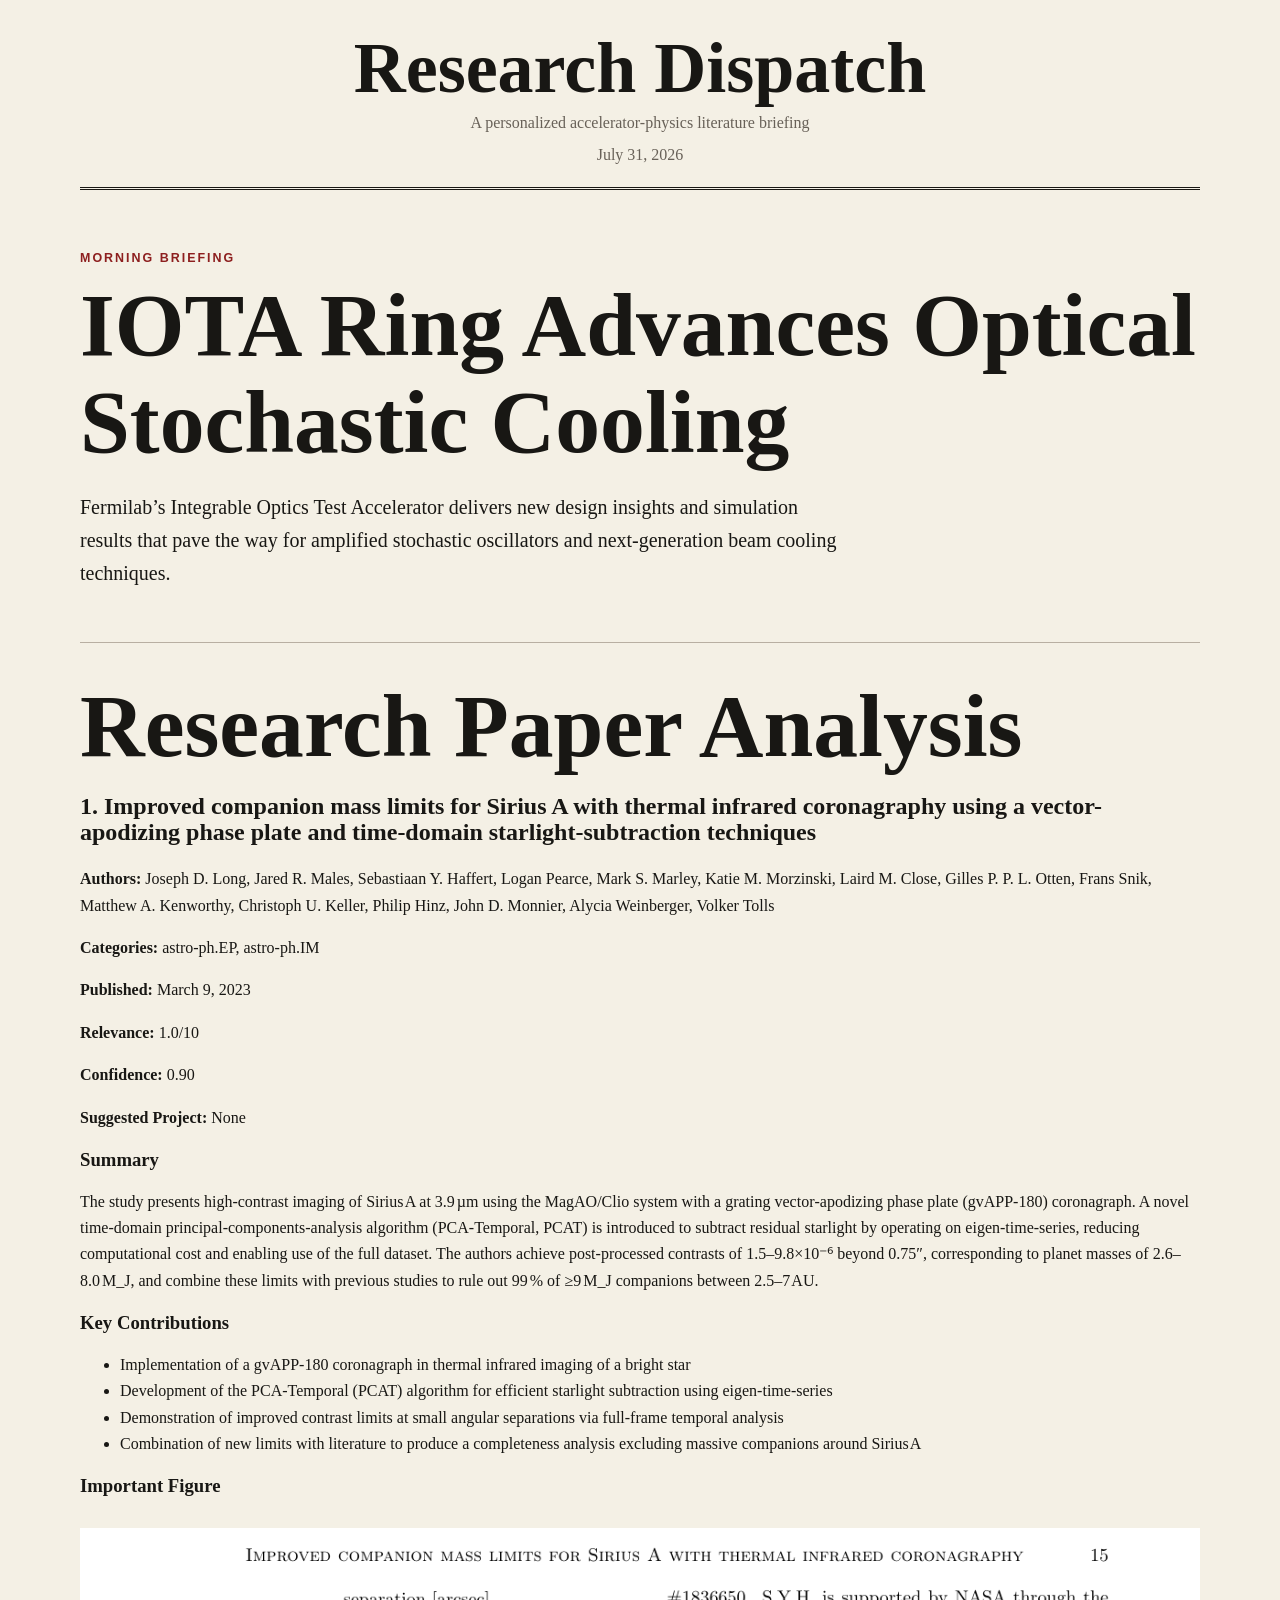
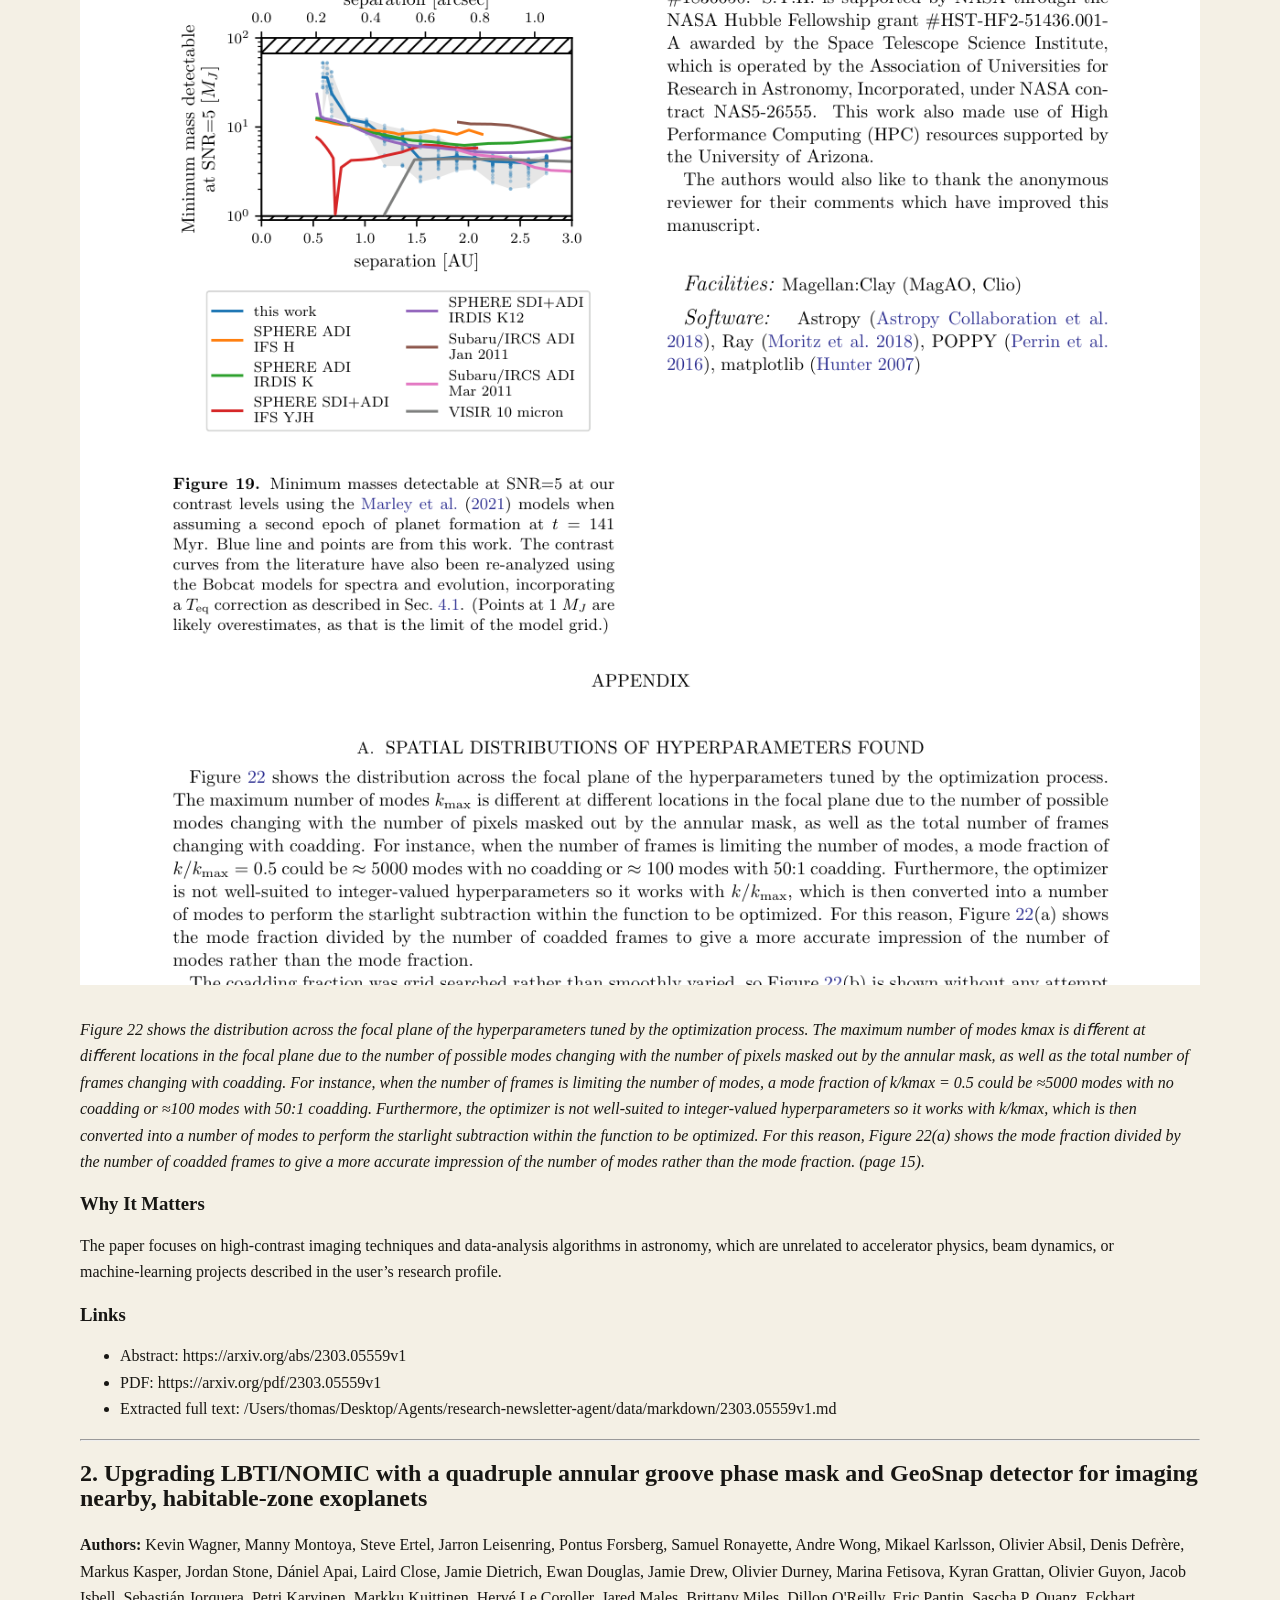
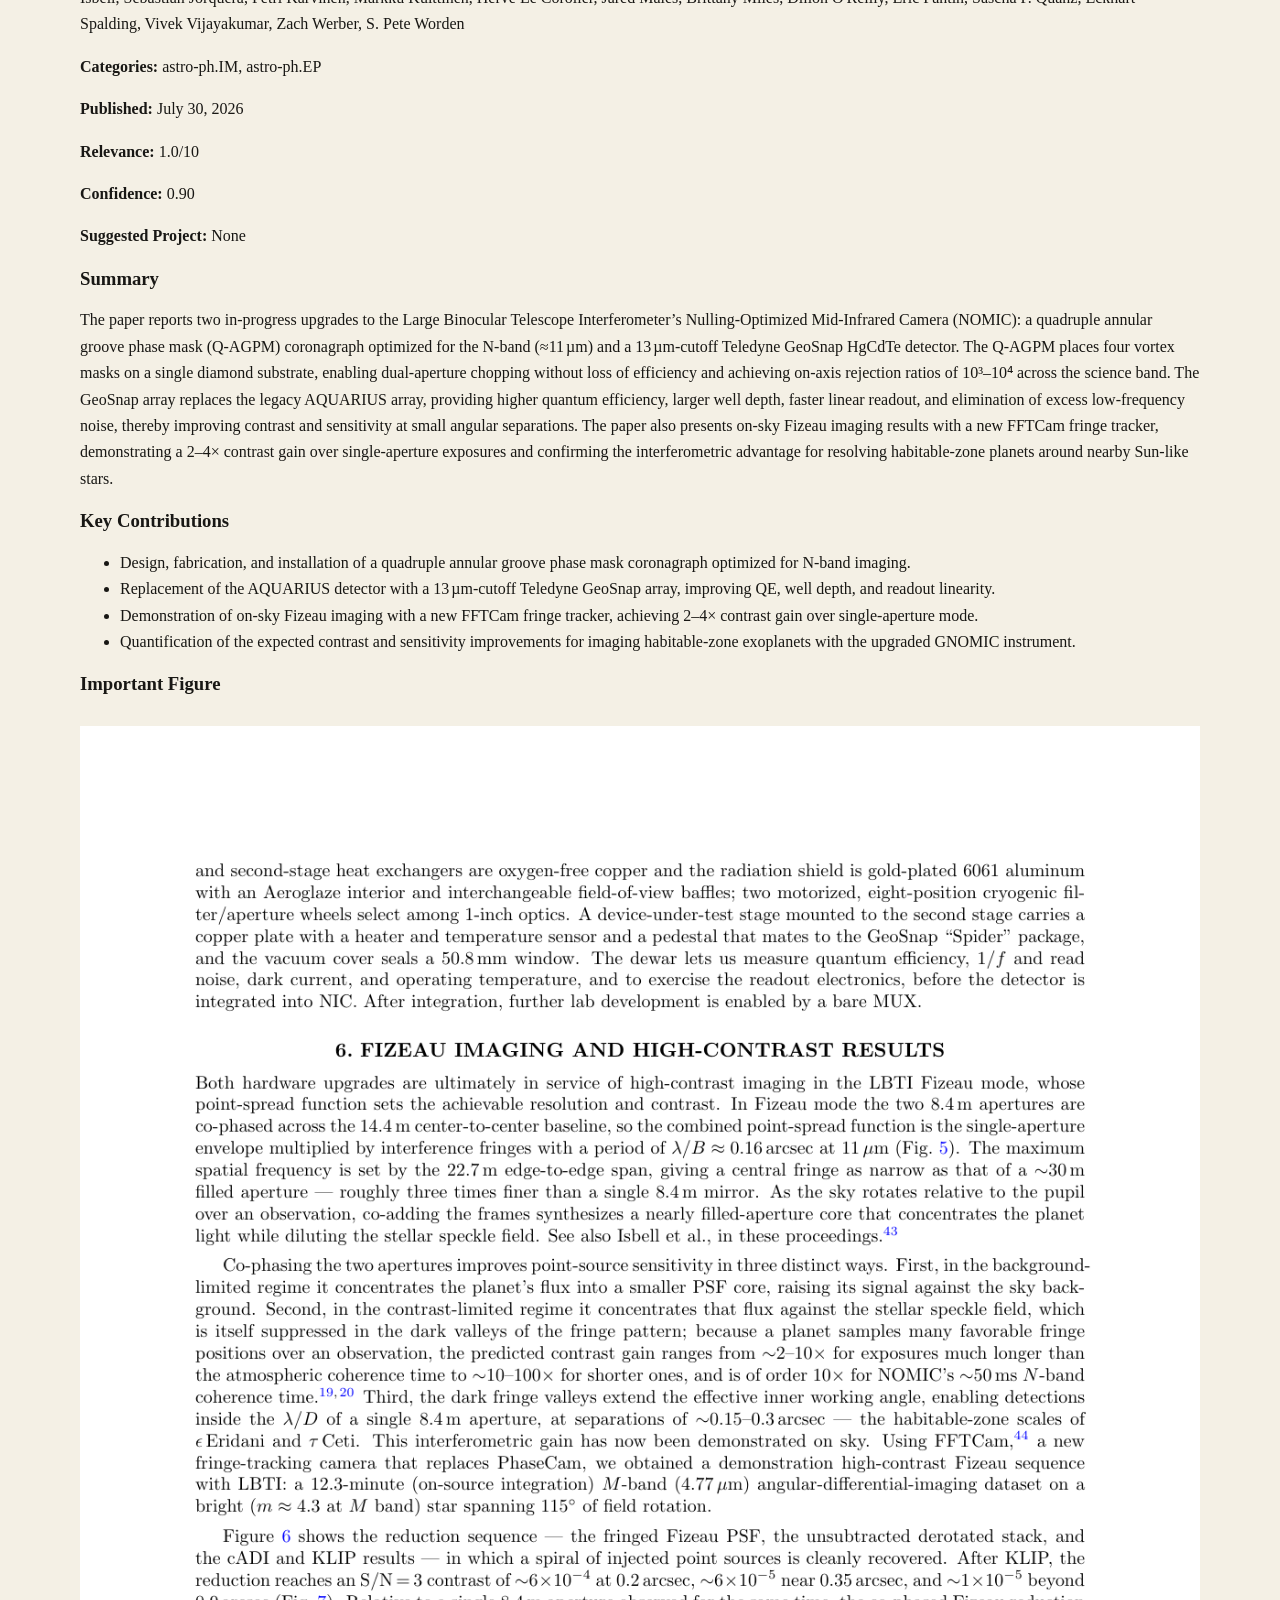
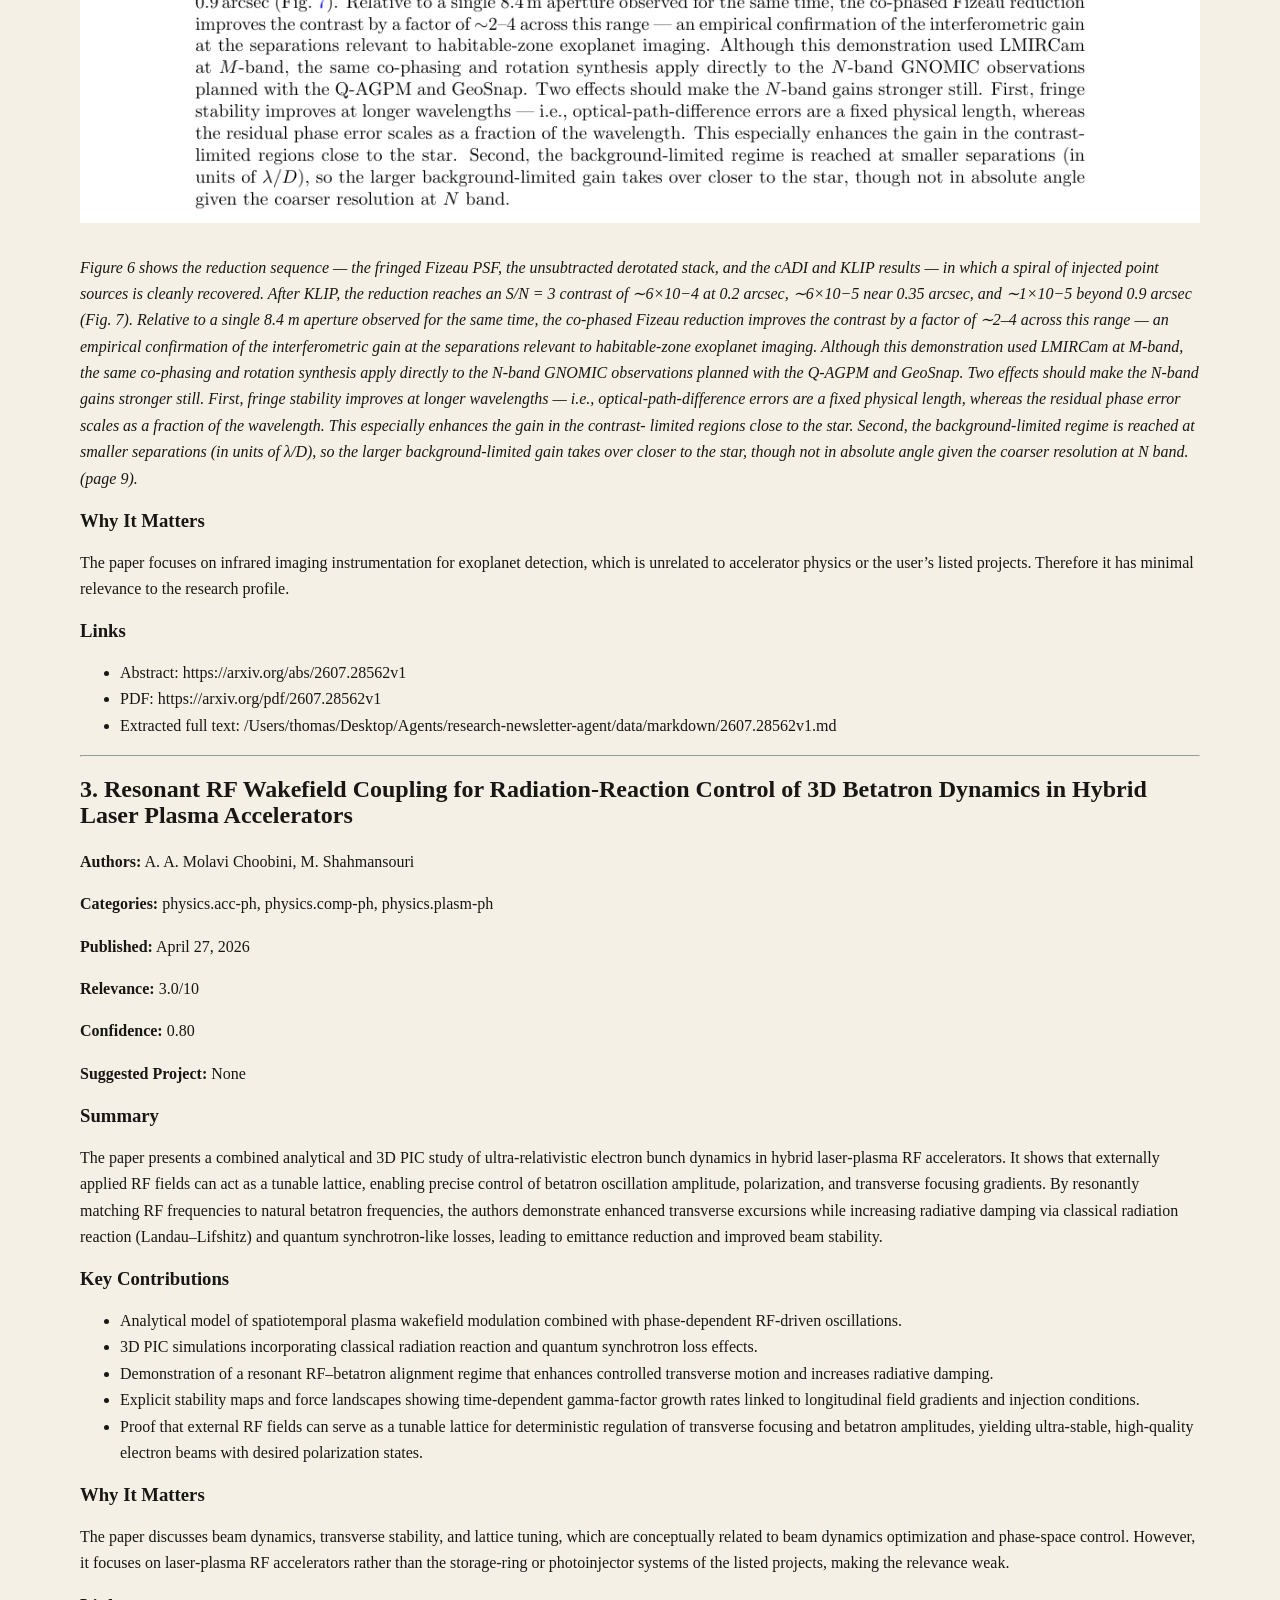
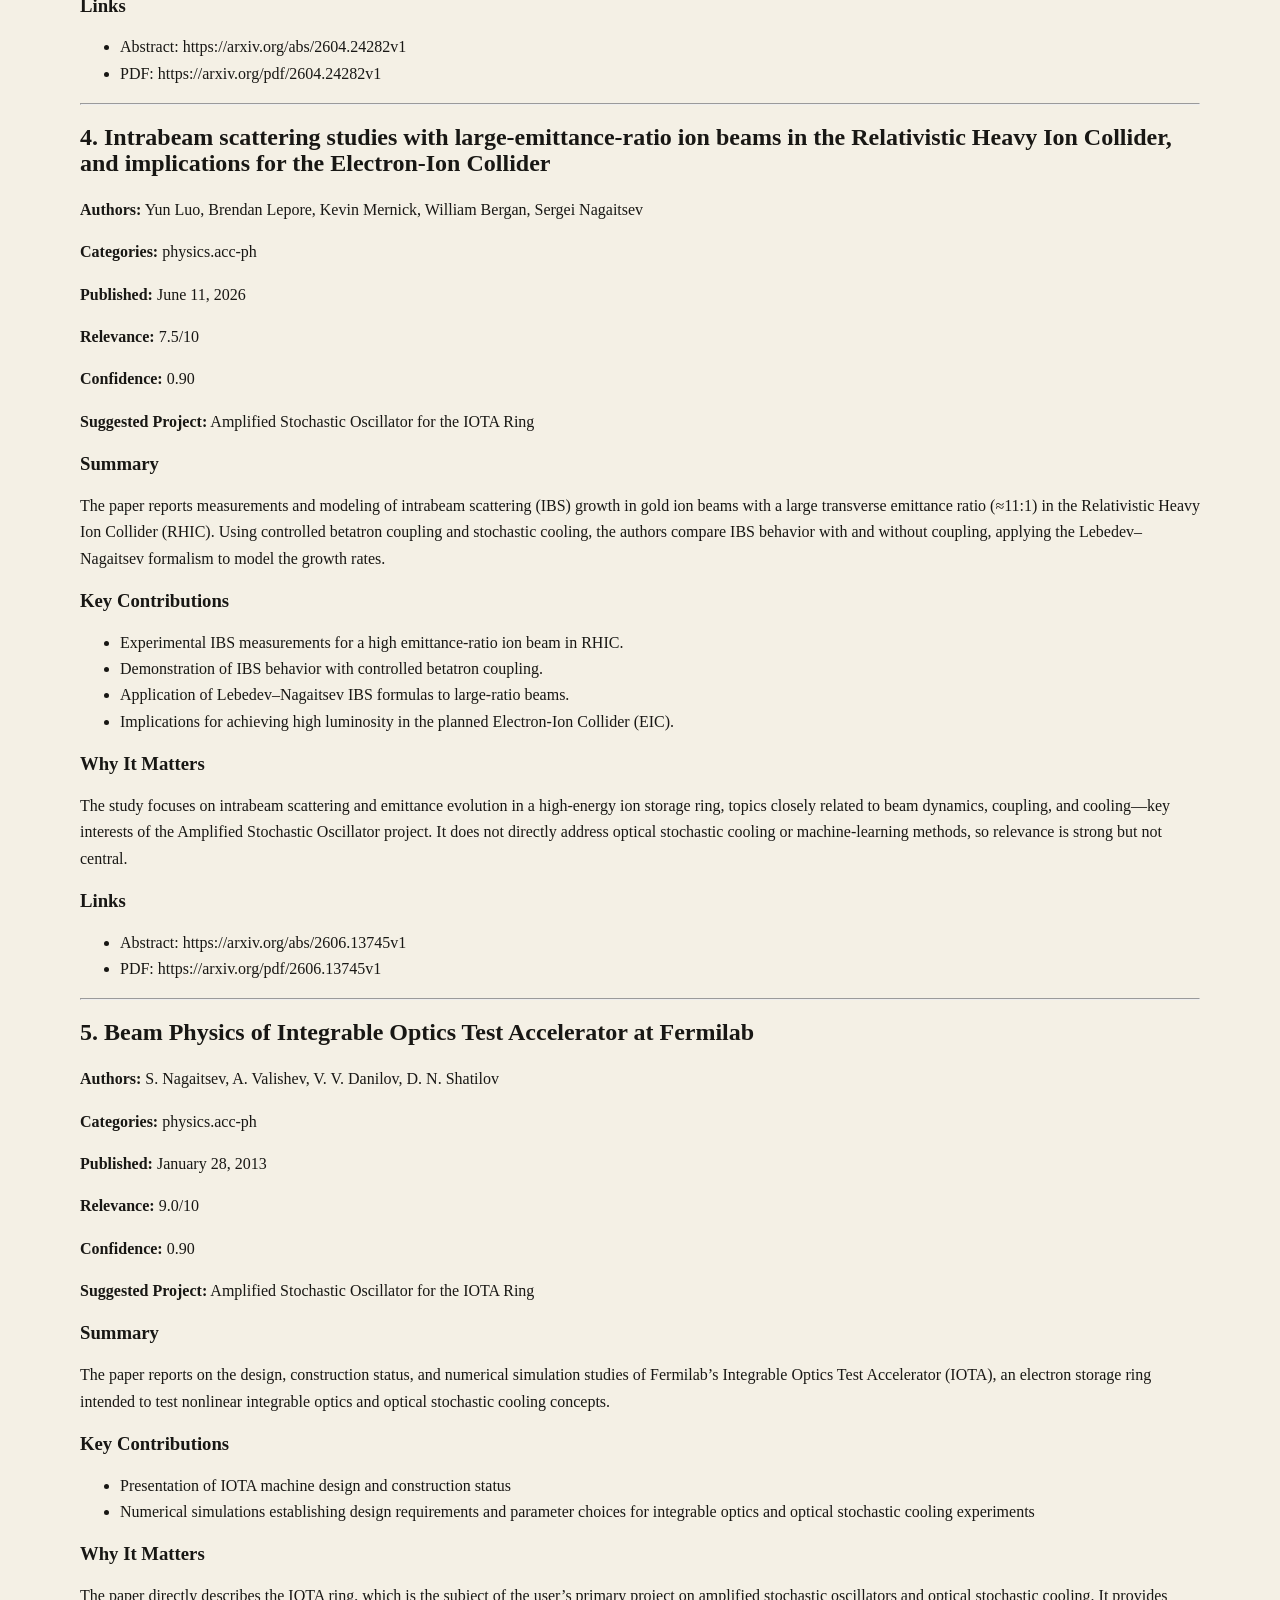
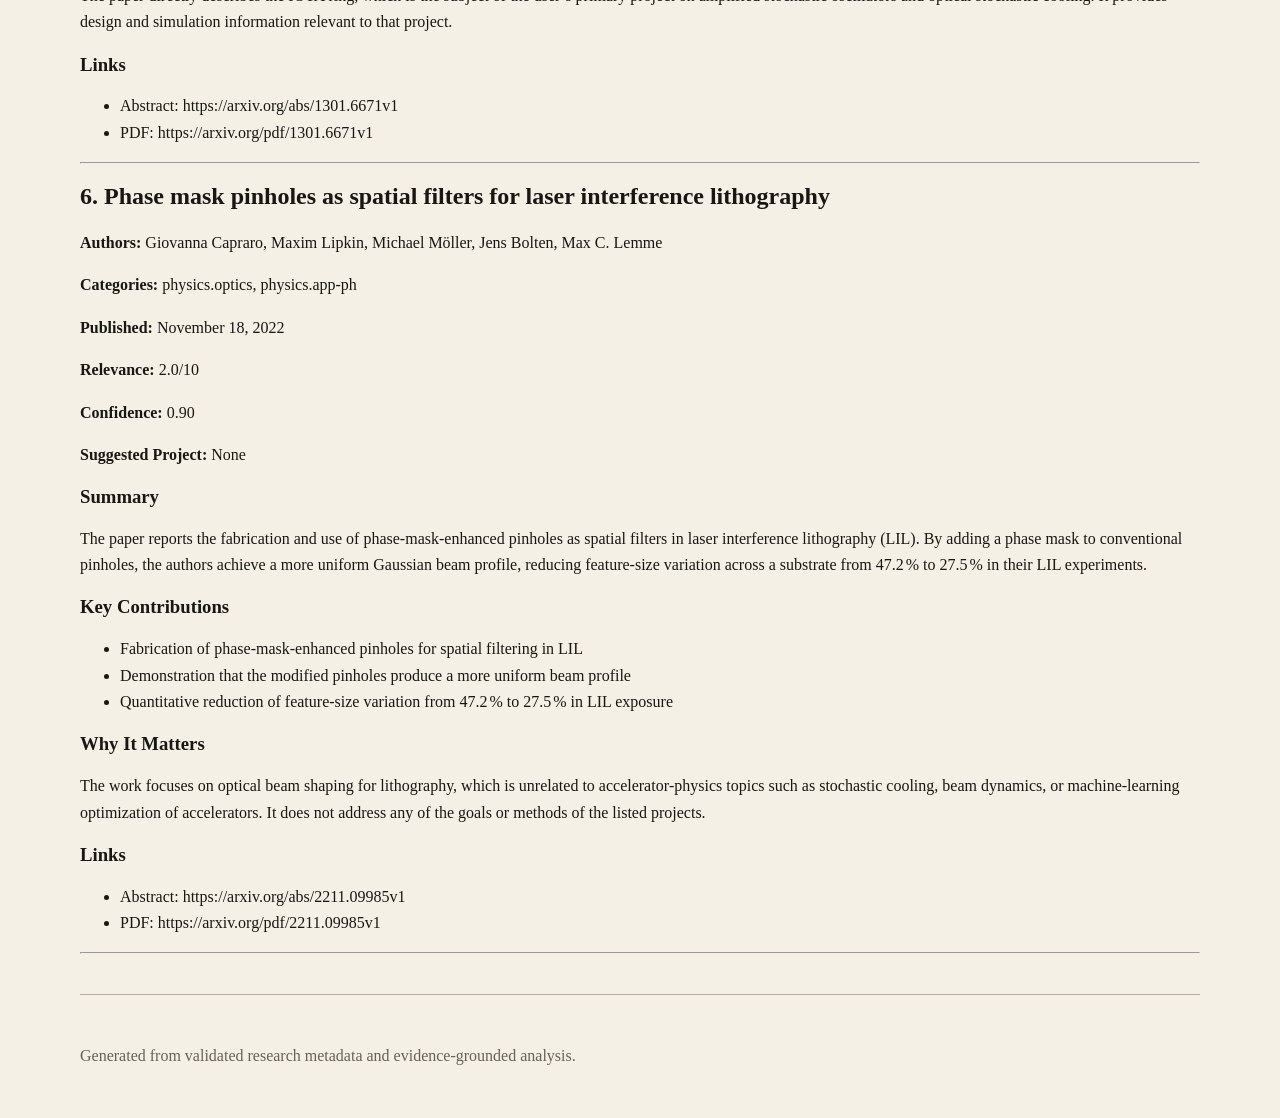
<file: newsletter/archive/2026-07-31.html>
<!doctype html>
<html lang="en">
<head>
  <meta charset="utf-8">
  <meta name="viewport" content="width=device-width, initial-scale=1">
  <meta name="description" content="Fermilab’s Integrable Optics Test Accelerator delivers new design insights and simulation results that pave the way for amplified stochastic oscillators and next‑generation beam cooling techniques.">
  <title>IOTA Ring Advances Optical Stochastic Cooling — Research Dispatch</title>
  <link rel="stylesheet" href="../assets/themes/newsprint.css">
</head>
<body class="layout-briefing">
  <header class="masthead">
    <a class="publication-name" href="../index.html">Research Dispatch</a>
    <p>A personalized accelerator-physics literature briefing</p>
    <time datetime="2026-07-31">July 31, 2026</time>
  </header>
  <main>
    
<section class="briefing-heading">
  <p class="kicker">Morning Briefing</p>
  <h1>IOTA Ring Advances Optical Stochastic Cooling</h1>
  <p class="deck">Fermilab’s Integrable Optics Test Accelerator delivers new design insights and simulation results that pave the way for amplified stochastic oscillators and next‑generation beam cooling techniques.</p>
</section>
<article class="report-content briefing-report"><h1>Research Paper Analysis</h1>
<h2>1. Improved companion mass limits for Sirius A with thermal infrared coronagraphy using a vector-apodizing phase plate and time-domain starlight-subtraction techniques</h2>
<p><strong>Authors:</strong> Joseph D. Long, Jared R. Males, Sebastiaan Y. Haffert, Logan Pearce, Mark S. Marley, Katie M. Morzinski, Laird M. Close, Gilles P. P. L. Otten, Frans Snik, Matthew A. Kenworthy, Christoph U. Keller, Philip Hinz, John D. Monnier, Alycia Weinberger, Volker Tolls</p>
<p><strong>Categories:</strong> astro-ph.EP, astro-ph.IM</p>
<p><strong>Published:</strong> March 9, 2023</p>
<p><strong>Relevance:</strong> 1.0/10</p>
<p><strong>Confidence:</strong> 0.90</p>
<p><strong>Suggested Project:</strong> None</p>
<h3>Summary</h3>
<p>The study presents high-contrast imaging of Sirius A at 3.9 µm using the MagAO/Clio system with a grating vector‑apodizing phase plate (gvAPP‑180) coronagraph. A novel time‑domain principal‑components‑analysis algorithm (PCA‑Temporal, PCAT) is introduced to subtract residual starlight by operating on eigen‑time‑series, reducing computational cost and enabling use of the full dataset. The authors achieve post‑processed contrasts of 1.5–9.8×10⁻⁶ beyond 0.75″, corresponding to planet masses of 2.6–8.0 M_J, and combine these limits with previous studies to rule out 99 % of ≥9 M_J companions between 2.5–7 AU.</p>
<h3>Key Contributions</h3>
<ul>
<li>Implementation of a gvAPP‑180 coronagraph in thermal infrared imaging of a bright star</li>
<li>Development of the PCA‑Temporal (PCAT) algorithm for efficient starlight subtraction using eigen‑time‑series</li>
<li>Demonstration of improved contrast limits at small angular separations via full‑frame temporal analysis</li>
<li>Combination of new limits with literature to produce a completeness analysis excluding massive companions around Sirius A</li>
</ul>
<h3>Important Figure</h3>
<p><img alt="Figure 22 shows the distribution across the focal plane of the hyperparameters tuned by the optimization process. The maximum number of modes kmax is diﬀerent at diﬀerent locations in the focal plane due to the number of possible modes changing with the number of pixels masked out by the annular mask, as well as the total number of frames changing with coadding. For instance, when the number of frames is limiting the number of modes, a mode fraction of k/kmax = 0.5 could be ≈5000 modes with no coadding or ≈100 modes with 50:1 coadding. Furthermore, the optimizer is not well-suited to integer-valued hyperparameters so it works with k/kmax, which is then converted into a number of modes to perform the starlight subtraction within the function to be optimized. For this reason, Figure 22(a) shows the mode fraction divided by the number of coadded frames to give a more accurate impression of the number of modes rather than the mode fraction." src="../assets/2303.05559v1/important_figure.png" /></p>
<p><em>Figure 22 shows the distribution across the focal plane of the hyperparameters tuned by the optimization process. The maximum number of modes kmax is diﬀerent at diﬀerent locations in the focal plane due to the number of possible modes changing with the number of pixels masked out by the annular mask, as well as the total number of frames changing with coadding. For instance, when the number of frames is limiting the number of modes, a mode fraction of k/kmax = 0.5 could be ≈5000 modes with no coadding or ≈100 modes with 50:1 coadding. Furthermore, the optimizer is not well-suited to integer-valued hyperparameters so it works with k/kmax, which is then converted into a number of modes to perform the starlight subtraction within the function to be optimized. For this reason, Figure 22(a) shows the mode fraction divided by the number of coadded frames to give a more accurate impression of the number of modes rather than the mode fraction. (page 15).</em></p>
<h3>Why It Matters</h3>
<p>The paper focuses on high‑contrast imaging techniques and data‑analysis algorithms in astronomy, which are unrelated to accelerator physics, beam dynamics, or machine‑learning projects described in the user’s research profile.</p>
<h3>Links</h3>
<ul>
<li>Abstract: https://arxiv.org/abs/2303.05559v1</li>
<li>PDF: https://arxiv.org/pdf/2303.05559v1</li>
<li>Extracted full text: /Users/thomas/Desktop/Agents/research-newsletter-agent/data/markdown/2303.05559v1.md</li>
</ul>
<hr />
<h2>2. Upgrading LBTI/NOMIC with a quadruple annular groove phase mask and GeoSnap detector for imaging nearby, habitable-zone exoplanets</h2>
<p><strong>Authors:</strong> Kevin Wagner, Manny Montoya, Steve Ertel, Jarron Leisenring, Pontus Forsberg, Samuel Ronayette, Andre Wong, Mikael Karlsson, Olivier Absil, Denis Defrère, Markus Kasper, Jordan Stone, Dániel Apai, Laird Close, Jamie Dietrich, Ewan Douglas, Jamie Drew, Olivier Durney, Marina Fetisova, Kyran Grattan, Olivier Guyon, Jacob Isbell, Sebastián Jorquera, Petri Karvinen, Markku Kuittinen, Hervé Le Coroller, Jared Males, Brittany Miles, Dillon O&#x27;Reilly, Eric Pantin, Sascha P. Quanz, Eckhart Spalding, Vivek Vijayakumar, Zach Werber, S. Pete Worden</p>
<p><strong>Categories:</strong> astro-ph.IM, astro-ph.EP</p>
<p><strong>Published:</strong> July 30, 2026</p>
<p><strong>Relevance:</strong> 1.0/10</p>
<p><strong>Confidence:</strong> 0.90</p>
<p><strong>Suggested Project:</strong> None</p>
<h3>Summary</h3>
<p>The paper reports two in‑progress upgrades to the Large Binocular Telescope Interferometer’s Nulling‑Optimized Mid‑Infrared Camera (NOMIC): a quadruple annular groove phase mask (Q‑AGPM) coronagraph optimized for the N‑band (≈11 µm) and a 13 µm‑cutoff Teledyne GeoSnap HgCdTe detector. The Q‑AGPM places four vortex masks on a single diamond substrate, enabling dual‑aperture chopping without loss of efficiency and achieving on‑axis rejection ratios of 10³–10⁴ across the science band. The GeoSnap array replaces the legacy AQUARIUS array, providing higher quantum efficiency, larger well depth, faster linear readout, and elimination of excess low‑frequency noise, thereby improving contrast and sensitivity at small angular separations. The paper also presents on‑sky Fizeau imaging results with a new FFTCam fringe tracker, demonstrating a 2–4× contrast gain over single‑aperture exposures and confirming the interferometric advantage for resolving habitable‑zone planets around nearby Sun‑like stars.</p>
<h3>Key Contributions</h3>
<ul>
<li>Design, fabrication, and installation of a quadruple annular groove phase mask coronagraph optimized for N‑band imaging.</li>
<li>Replacement of the AQUARIUS detector with a 13 µm‑cutoff Teledyne GeoSnap array, improving QE, well depth, and readout linearity.</li>
<li>Demonstration of on‑sky Fizeau imaging with a new FFTCam fringe tracker, achieving 2–4× contrast gain over single‑aperture mode.</li>
<li>Quantification of the expected contrast and sensitivity improvements for imaging habitable‑zone exoplanets with the upgraded GNOMIC instrument.</li>
</ul>
<h3>Important Figure</h3>
<p><img alt="Figure 6 shows the reduction sequence — the fringed Fizeau PSF, the unsubtracted derotated stack, and the cADI and KLIP results — in which a spiral of injected point sources is cleanly recovered. After KLIP, the reduction reaches an S/N = 3 contrast of ∼6×10−4 at 0.2 arcsec, ∼6×10−5 near 0.35 arcsec, and ∼1×10−5 beyond 0.9 arcsec (Fig. 7). Relative to a single 8.4 m aperture observed for the same time, the co-phased Fizeau reduction improves the contrast by a factor of ∼2–4 across this range — an empirical confirmation of the interferometric gain at the separations relevant to habitable-zone exoplanet imaging. Although this demonstration used LMIRCam at M-band, the same co-phasing and rotation synthesis apply directly to the N-band GNOMIC observations planned with the Q-AGPM and GeoSnap. Two effects should make the N-band gains stronger still. First, fringe stability improves at longer wavelengths — i.e., optical-path-difference errors are a fixed physical length, whereas the residual phase error scales as a fraction of the wavelength. This especially enhances the gain in the contrast- limited regions close to the star. Second, the background-limited regime is reached at smaller separations (in units of λ/D), so the larger background-limited gain takes over closer to the star, though not in absolute angle given the coarser resolution at N band." src="../assets/2607.28562v1/important_figure.png" /></p>
<p><em>Figure 6 shows the reduction sequence — the fringed Fizeau PSF, the unsubtracted derotated stack, and the cADI and KLIP results — in which a spiral of injected point sources is cleanly recovered. After KLIP, the reduction reaches an S/N = 3 contrast of ∼6×10−4 at 0.2 arcsec, ∼6×10−5 near 0.35 arcsec, and ∼1×10−5 beyond 0.9 arcsec (Fig. 7). Relative to a single 8.4 m aperture observed for the same time, the co-phased Fizeau reduction improves the contrast by a factor of ∼2–4 across this range — an empirical confirmation of the interferometric gain at the separations relevant to habitable-zone exoplanet imaging. Although this demonstration used LMIRCam at M-band, the same co-phasing and rotation synthesis apply directly to the N-band GNOMIC observations planned with the Q-AGPM and GeoSnap. Two effects should make the N-band gains stronger still. First, fringe stability improves at longer wavelengths — i.e., optical-path-difference errors are a fixed physical length, whereas the residual phase error scales as a fraction of the wavelength. This especially enhances the gain in the contrast- limited regions close to the star. Second, the background-limited regime is reached at smaller separations (in units of λ/D), so the larger background-limited gain takes over closer to the star, though not in absolute angle given the coarser resolution at N band. (page 9).</em></p>
<h3>Why It Matters</h3>
<p>The paper focuses on infrared imaging instrumentation for exoplanet detection, which is unrelated to accelerator physics or the user’s listed projects. Therefore it has minimal relevance to the research profile.</p>
<h3>Links</h3>
<ul>
<li>Abstract: https://arxiv.org/abs/2607.28562v1</li>
<li>PDF: https://arxiv.org/pdf/2607.28562v1</li>
<li>Extracted full text: /Users/thomas/Desktop/Agents/research-newsletter-agent/data/markdown/2607.28562v1.md</li>
</ul>
<hr />
<h2>3. Resonant RF Wakefield Coupling for Radiation-Reaction Control of 3D Betatron Dynamics in Hybrid Laser Plasma Accelerators</h2>
<p><strong>Authors:</strong> A. A. Molavi Choobini, M. Shahmansouri</p>
<p><strong>Categories:</strong> physics.acc-ph, physics.comp-ph, physics.plasm-ph</p>
<p><strong>Published:</strong> April 27, 2026</p>
<p><strong>Relevance:</strong> 3.0/10</p>
<p><strong>Confidence:</strong> 0.80</p>
<p><strong>Suggested Project:</strong> None</p>
<h3>Summary</h3>
<p>The paper presents a combined analytical and 3D PIC study of ultra‑relativistic electron bunch dynamics in hybrid laser‑plasma RF accelerators. It shows that externally applied RF fields can act as a tunable lattice, enabling precise control of betatron oscillation amplitude, polarization, and transverse focusing gradients. By resonantly matching RF frequencies to natural betatron frequencies, the authors demonstrate enhanced transverse excursions while increasing radiative damping via classical radiation reaction (Landau–Lifshitz) and quantum synchrotron‑like losses, leading to emittance reduction and improved beam stability.</p>
<h3>Key Contributions</h3>
<ul>
<li>Analytical model of spatiotemporal plasma wakefield modulation combined with phase‑dependent RF‑driven oscillations.</li>
<li>3D PIC simulations incorporating classical radiation reaction and quantum synchrotron loss effects.</li>
<li>Demonstration of a resonant RF–betatron alignment regime that enhances controlled transverse motion and increases radiative damping.</li>
<li>Explicit stability maps and force landscapes showing time‑dependent gamma‑factor growth rates linked to longitudinal field gradients and injection conditions.</li>
<li>Proof that external RF fields can serve as a tunable lattice for deterministic regulation of transverse focusing and betatron amplitudes, yielding ultra‑stable, high‑quality electron beams with desired polarization states.</li>
</ul>
<h3>Why It Matters</h3>
<p>The paper discusses beam dynamics, transverse stability, and lattice tuning, which are conceptually related to beam dynamics optimization and phase‑space control. However, it focuses on laser‑plasma RF accelerators rather than the storage‑ring or photoinjector systems of the listed projects, making the relevance weak.</p>
<h3>Links</h3>
<ul>
<li>Abstract: https://arxiv.org/abs/2604.24282v1</li>
<li>PDF: https://arxiv.org/pdf/2604.24282v1</li>
</ul>
<hr />
<h2>4. Intrabeam scattering studies with large-emittance-ratio ion beams in the Relativistic Heavy Ion Collider, and implications for the Electron-Ion Collider</h2>
<p><strong>Authors:</strong> Yun Luo, Brendan Lepore, Kevin Mernick, William Bergan, Sergei Nagaitsev</p>
<p><strong>Categories:</strong> physics.acc-ph</p>
<p><strong>Published:</strong> June 11, 2026</p>
<p><strong>Relevance:</strong> 7.5/10</p>
<p><strong>Confidence:</strong> 0.90</p>
<p><strong>Suggested Project:</strong> Amplified Stochastic Oscillator for the IOTA Ring</p>
<h3>Summary</h3>
<p>The paper reports measurements and modeling of intrabeam scattering (IBS) growth in gold ion beams with a large transverse emittance ratio (≈11:1) in the Relativistic Heavy Ion Collider (RHIC). Using controlled betatron coupling and stochastic cooling, the authors compare IBS behavior with and without coupling, applying the Lebedev–Nagaitsev formalism to model the growth rates.</p>
<h3>Key Contributions</h3>
<ul>
<li>Experimental IBS measurements for a high emittance‑ratio ion beam in RHIC.</li>
<li>Demonstration of IBS behavior with controlled betatron coupling.</li>
<li>Application of Lebedev–Nagaitsev IBS formulas to large‑ratio beams.</li>
<li>Implications for achieving high luminosity in the planned Electron‑Ion Collider (EIC).</li>
</ul>
<h3>Why It Matters</h3>
<p>The study focuses on intrabeam scattering and emittance evolution in a high‑energy ion storage ring, topics closely related to beam dynamics, coupling, and cooling—key interests of the Amplified Stochastic Oscillator project. It does not directly address optical stochastic cooling or machine‑learning methods, so relevance is strong but not central.</p>
<h3>Links</h3>
<ul>
<li>Abstract: https://arxiv.org/abs/2606.13745v1</li>
<li>PDF: https://arxiv.org/pdf/2606.13745v1</li>
</ul>
<hr />
<h2>5. Beam Physics of Integrable Optics Test Accelerator at Fermilab</h2>
<p><strong>Authors:</strong> S. Nagaitsev, A. Valishev, V. V. Danilov, D. N. Shatilov</p>
<p><strong>Categories:</strong> physics.acc-ph</p>
<p><strong>Published:</strong> January 28, 2013</p>
<p><strong>Relevance:</strong> 9.0/10</p>
<p><strong>Confidence:</strong> 0.90</p>
<p><strong>Suggested Project:</strong> Amplified Stochastic Oscillator for the IOTA Ring</p>
<h3>Summary</h3>
<p>The paper reports on the design, construction status, and numerical simulation studies of Fermilab’s Integrable Optics Test Accelerator (IOTA), an electron storage ring intended to test nonlinear integrable optics and optical stochastic cooling concepts.</p>
<h3>Key Contributions</h3>
<ul>
<li>Presentation of IOTA machine design and construction status</li>
<li>Numerical simulations establishing design requirements and parameter choices for integrable optics and optical stochastic cooling experiments</li>
</ul>
<h3>Why It Matters</h3>
<p>The paper directly describes the IOTA ring, which is the subject of the user’s primary project on amplified stochastic oscillators and optical stochastic cooling. It provides design and simulation information relevant to that project.</p>
<h3>Links</h3>
<ul>
<li>Abstract: https://arxiv.org/abs/1301.6671v1</li>
<li>PDF: https://arxiv.org/pdf/1301.6671v1</li>
</ul>
<hr />
<h2>6. Phase mask pinholes as spatial filters for laser interference lithography</h2>
<p><strong>Authors:</strong> Giovanna Capraro, Maxim Lipkin, Michael Möller, Jens Bolten, Max C. Lemme</p>
<p><strong>Categories:</strong> physics.optics, physics.app-ph</p>
<p><strong>Published:</strong> November 18, 2022</p>
<p><strong>Relevance:</strong> 2.0/10</p>
<p><strong>Confidence:</strong> 0.90</p>
<p><strong>Suggested Project:</strong> None</p>
<h3>Summary</h3>
<p>The paper reports the fabrication and use of phase‑mask‑enhanced pinholes as spatial filters in laser interference lithography (LIL). By adding a phase mask to conventional pinholes, the authors achieve a more uniform Gaussian beam profile, reducing feature‑size variation across a substrate from 47.2 % to 27.5 % in their LIL experiments.</p>
<h3>Key Contributions</h3>
<ul>
<li>Fabrication of phase‑mask‑enhanced pinholes for spatial filtering in LIL</li>
<li>Demonstration that the modified pinholes produce a more uniform beam profile</li>
<li>Quantitative reduction of feature‑size variation from 47.2 % to 27.5 % in LIL exposure</li>
</ul>
<h3>Why It Matters</h3>
<p>The work focuses on optical beam shaping for lithography, which is unrelated to accelerator‑physics topics such as stochastic cooling, beam dynamics, or machine‑learning optimization of accelerators. It does not address any of the goals or methods of the listed projects.</p>
<h3>Links</h3>
<ul>
<li>Abstract: https://arxiv.org/abs/2211.09985v1</li>
<li>PDF: https://arxiv.org/pdf/2211.09985v1</li>
</ul>
<hr /></article>

  </main>
  <footer>
    <p>Generated from validated research metadata and evidence-grounded analysis.</p>
  </footer>
</body>
</html>
</file>
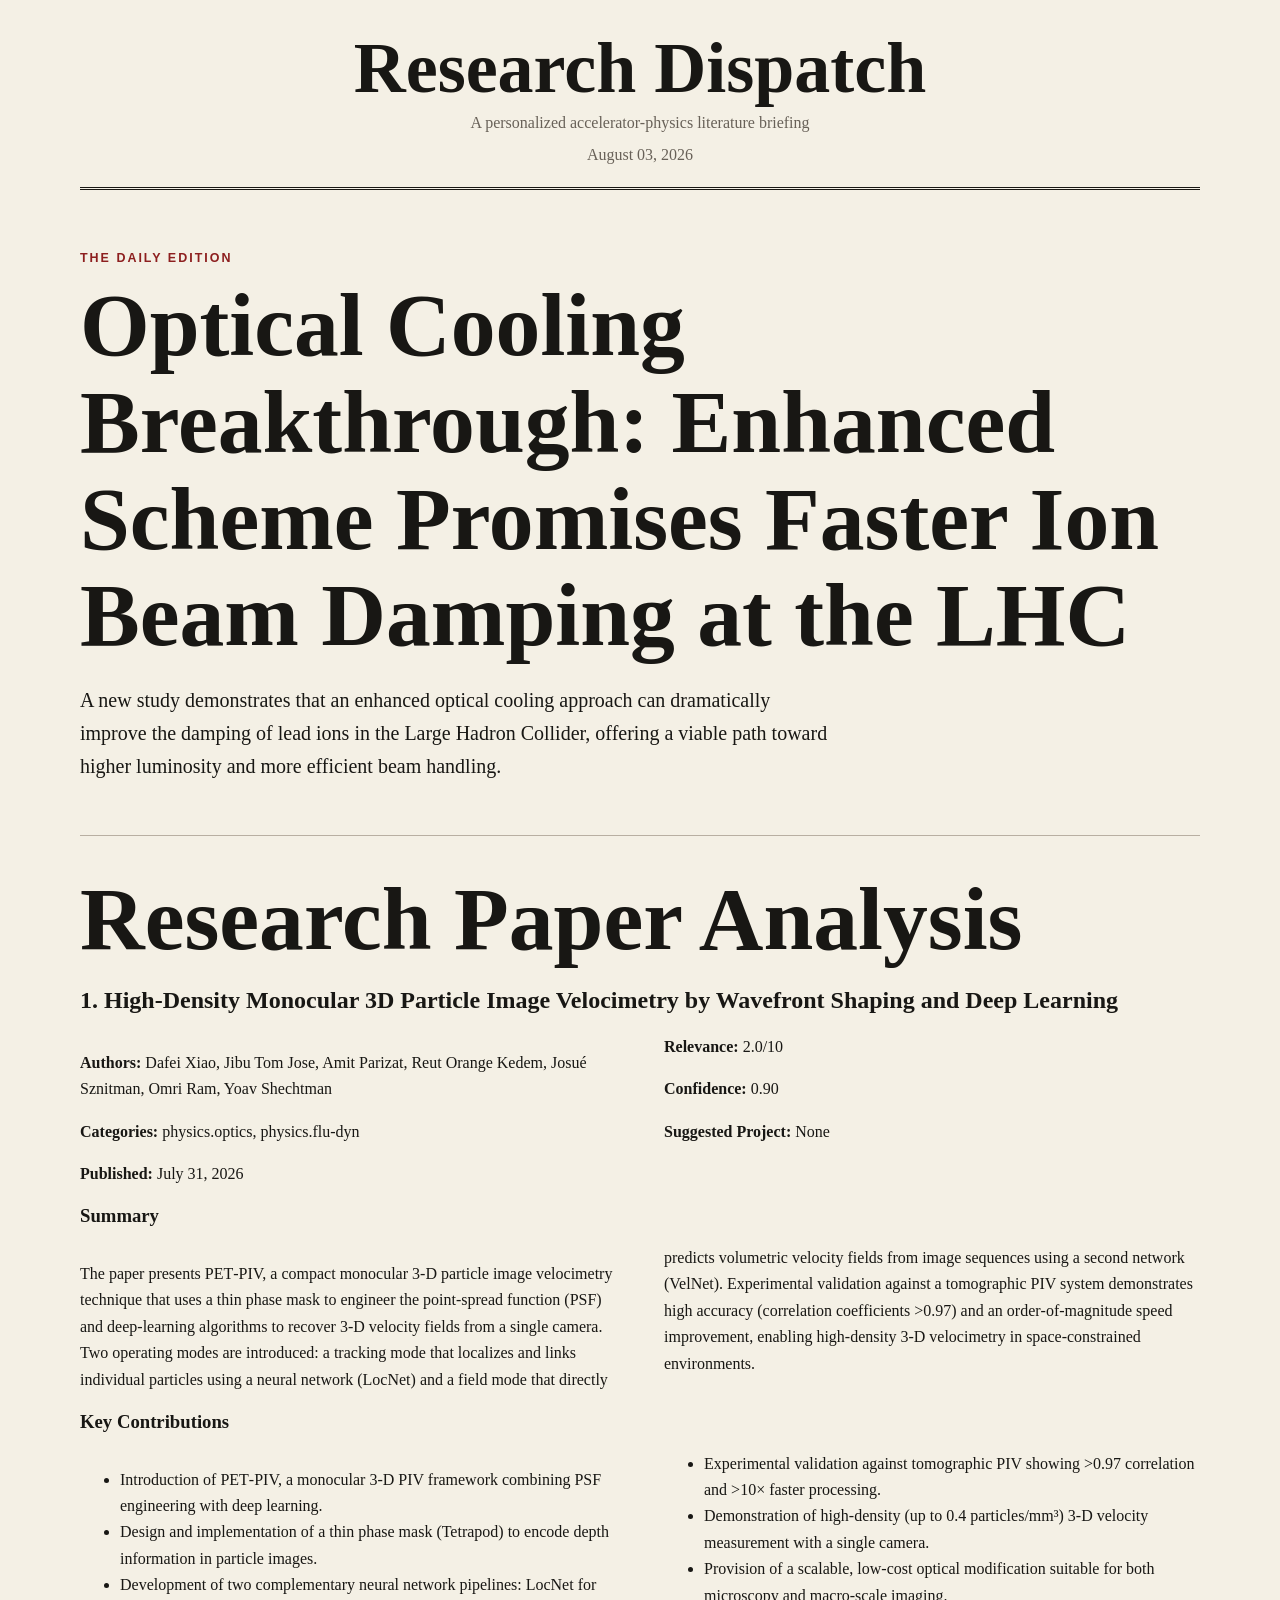
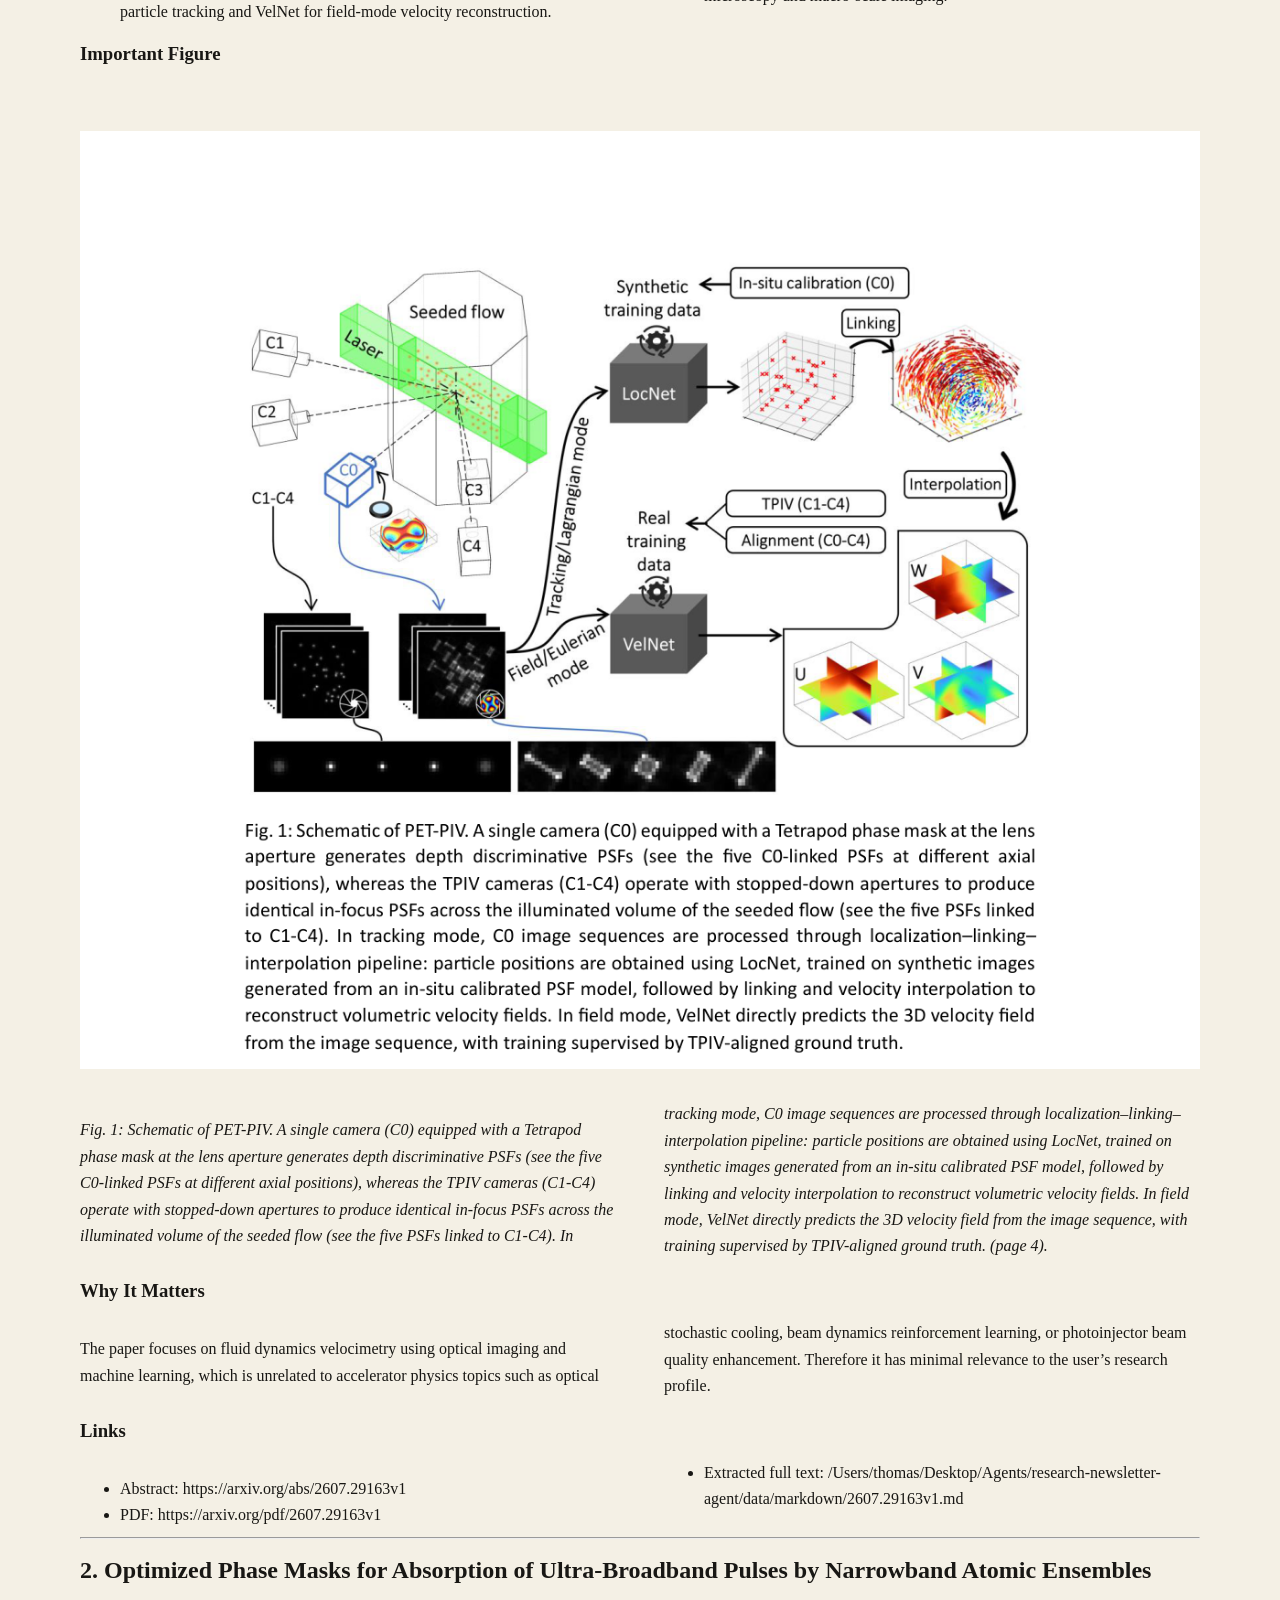
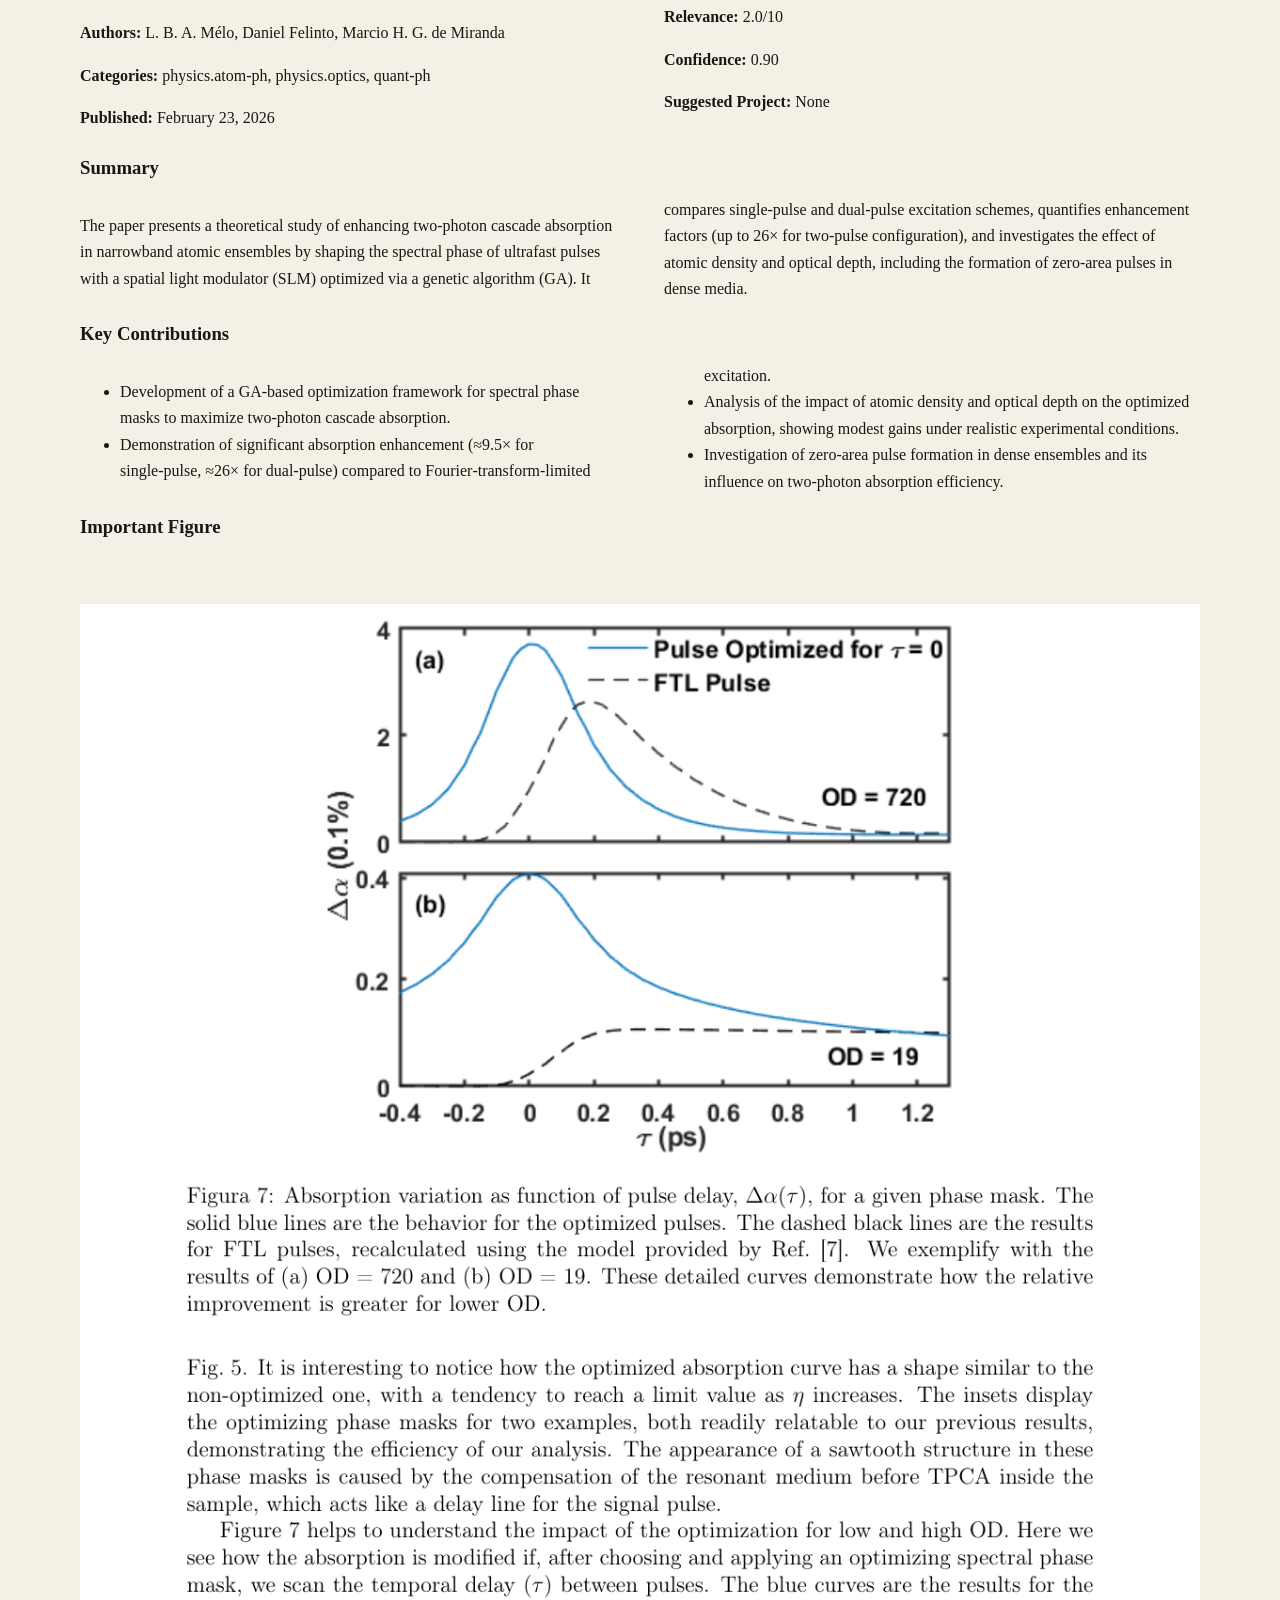
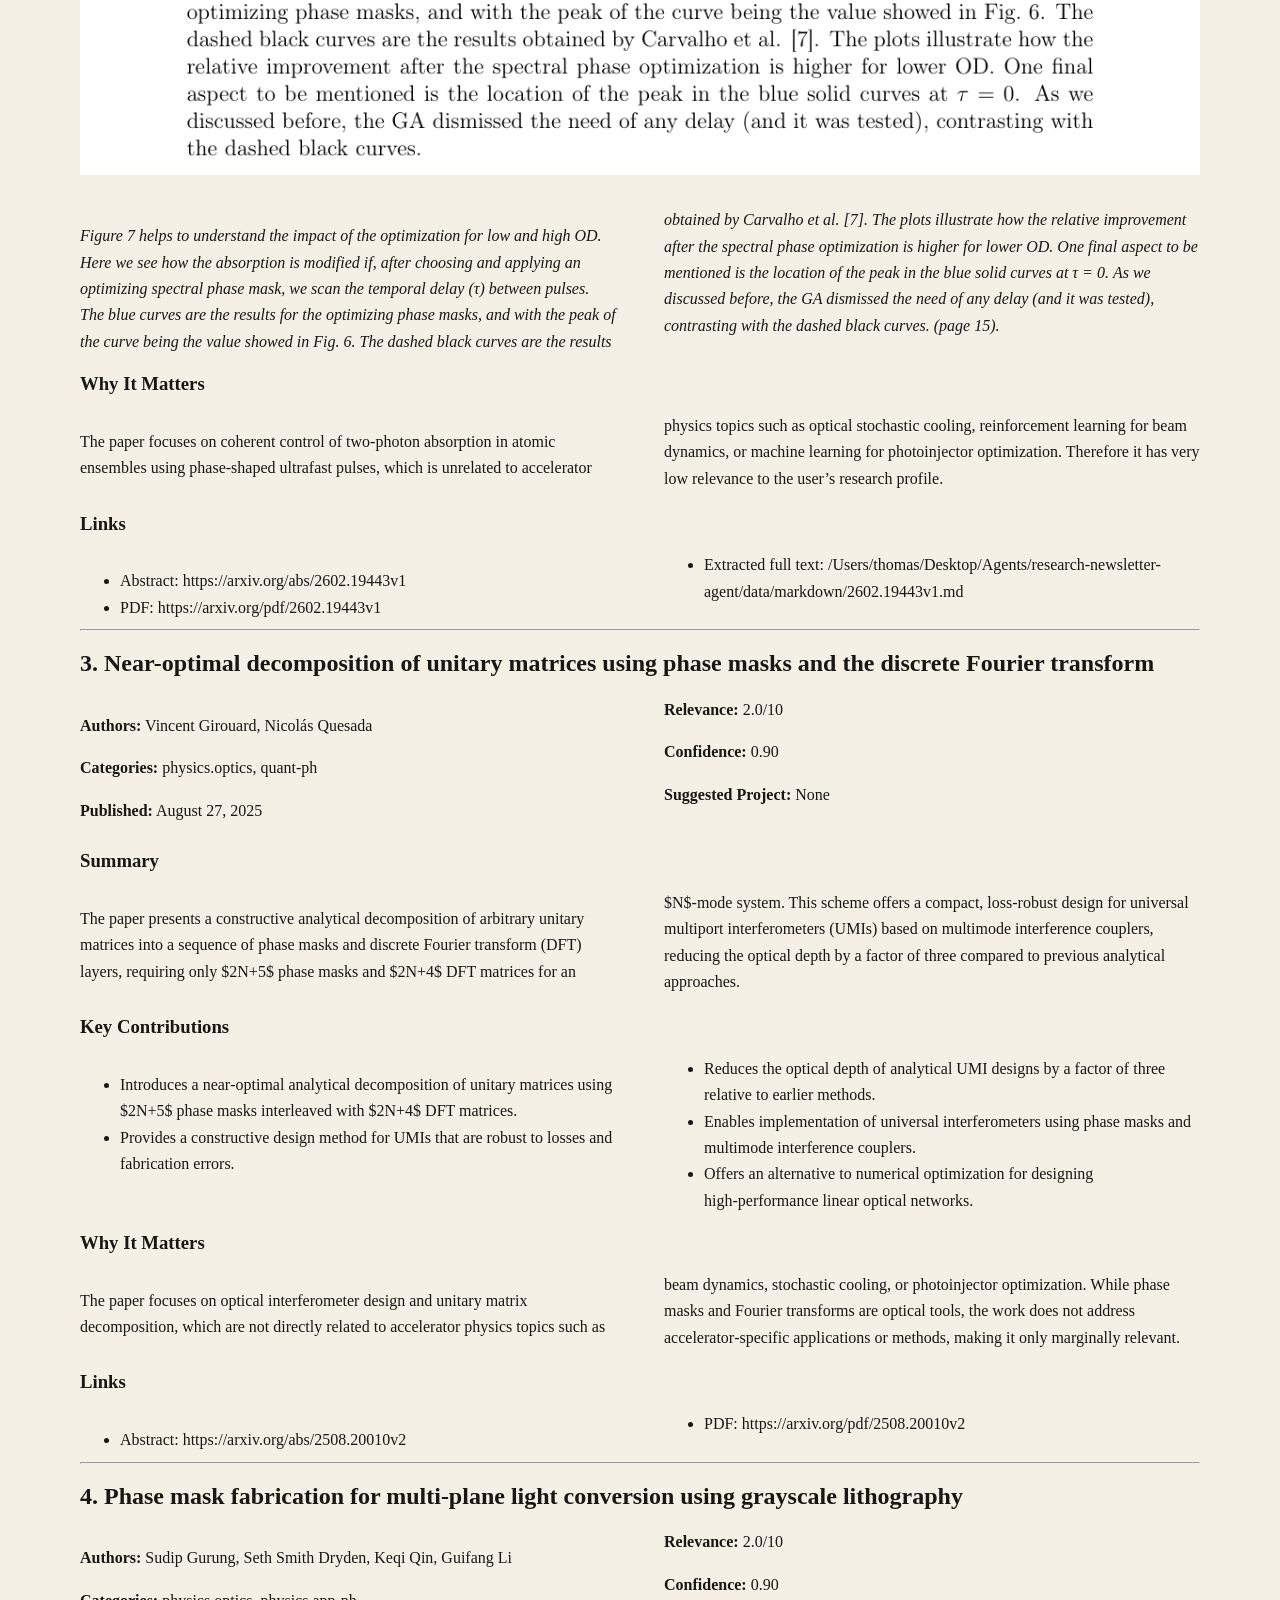
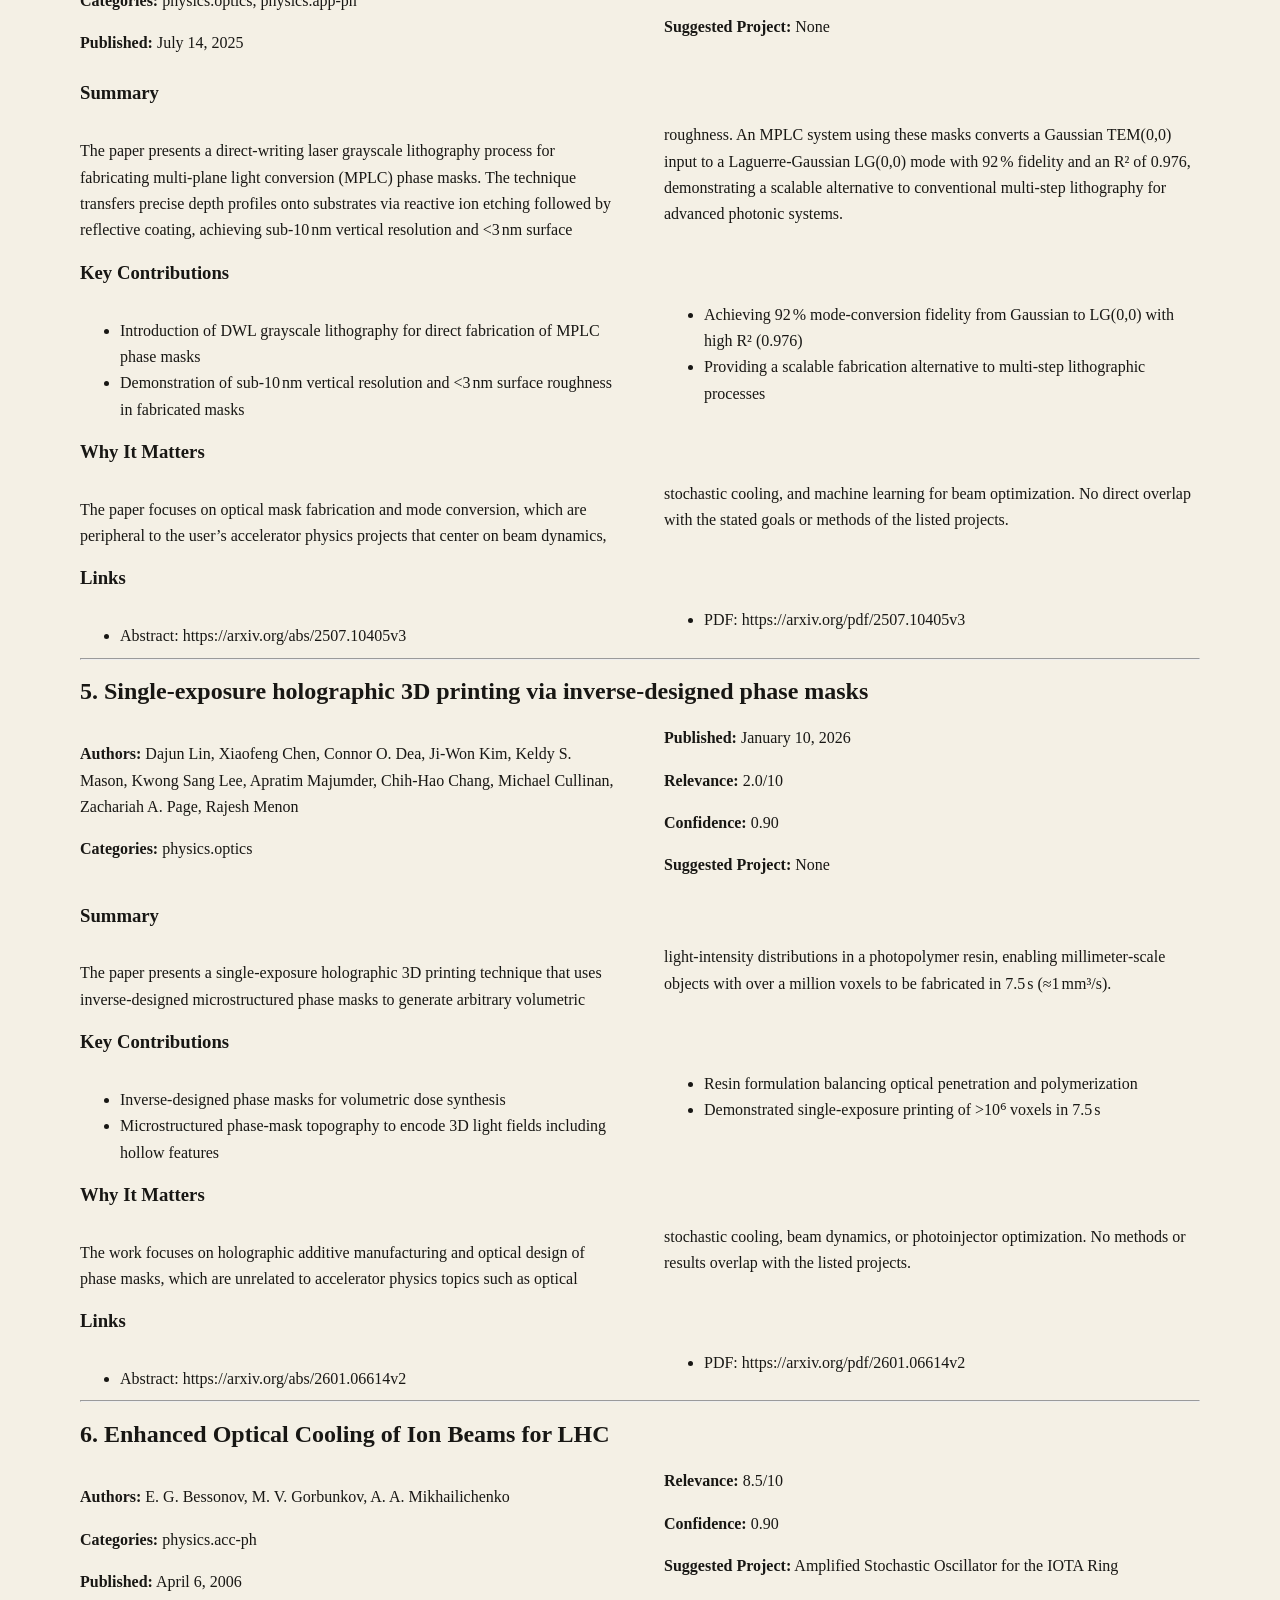
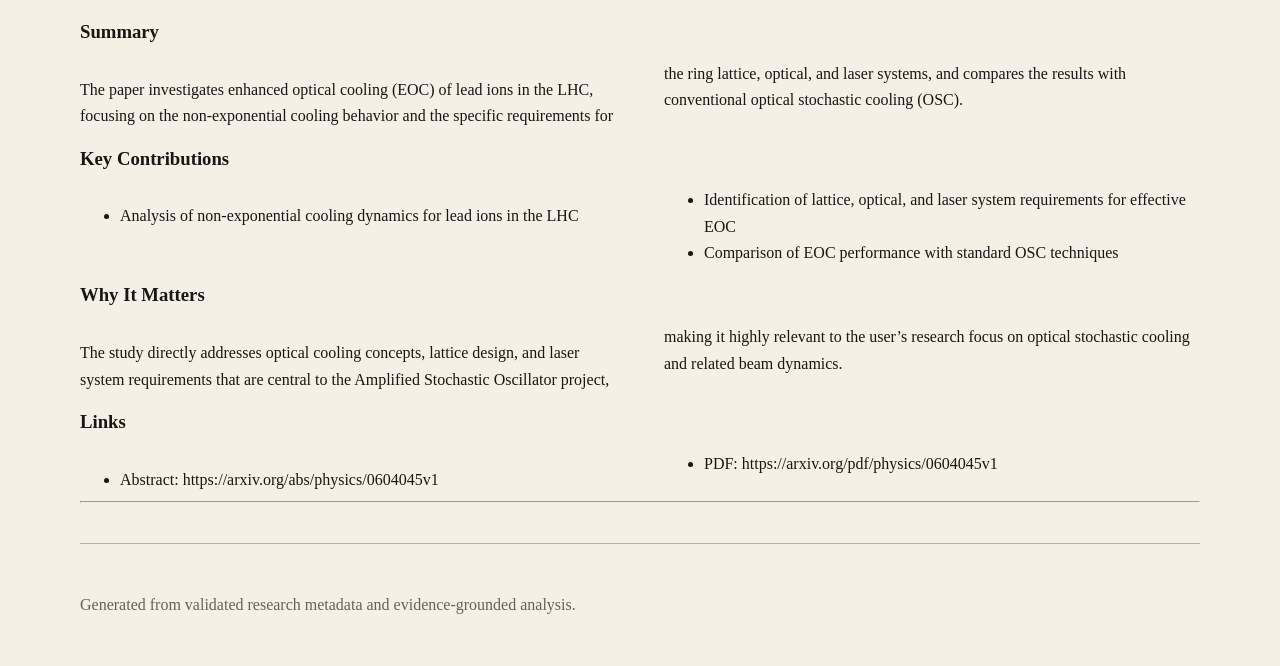
<file: newsletter/archive/2026-08-03.html>
<!doctype html>
<html lang="en">
<head>
  <meta charset="utf-8">
  <meta name="viewport" content="width=device-width, initial-scale=1">
  <meta name="description" content="A new study demonstrates that an enhanced optical cooling approach can dramatically improve the damping of lead ions in the Large Hadron Collider, offering a viable path toward higher luminosity and more efficient beam handling.">
  <title>Optical Cooling Breakthrough: Enhanced Scheme Promises Faster Ion Beam Damping at the LHC — Research Dispatch</title>
  <link rel="stylesheet" href="../assets/themes/newsprint.css">
</head>
<body class="layout-classic">
  <header class="masthead">
    <a class="publication-name" href="../index.html">Research Dispatch</a>
    <p>A personalized accelerator-physics literature briefing</p>
    <time datetime="2026-08-03">August 03, 2026</time>
  </header>
  <main>
    
<section class="edition-heading">
  <p class="kicker">The Daily Edition</p>
  <h1>Optical Cooling Breakthrough: Enhanced Scheme Promises Faster Ion Beam Damping at the LHC</h1>
  <p class="deck">A new study demonstrates that an enhanced optical cooling approach can dramatically improve the damping of lead ions in the Large Hadron Collider, offering a viable path toward higher luminosity and more efficient beam handling.</p>
</section>

<article class="report-content classic-columns"><h1>Research Paper Analysis</h1>
<h2>1. High-Density Monocular 3D Particle Image Velocimetry by Wavefront Shaping and Deep Learning</h2>
<p><strong>Authors:</strong> Dafei Xiao, Jibu Tom Jose, Amit Parizat, Reut Orange Kedem, Josué Sznitman, Omri Ram, Yoav Shechtman</p>
<p><strong>Categories:</strong> physics.optics, physics.flu-dyn</p>
<p><strong>Published:</strong> July 31, 2026</p>
<p><strong>Relevance:</strong> 2.0/10</p>
<p><strong>Confidence:</strong> 0.90</p>
<p><strong>Suggested Project:</strong> None</p>
<h3>Summary</h3>
<p>The paper presents PET‑PIV, a compact monocular 3‑D particle image velocimetry technique that uses a thin phase mask to engineer the point‑spread function (PSF) and deep‑learning algorithms to recover 3‑D velocity fields from a single camera. Two operating modes are introduced: a tracking mode that localizes and links individual particles using a neural network (LocNet) and a field mode that directly predicts volumetric velocity fields from image sequences using a second network (VelNet). Experimental validation against a tomographic PIV system demonstrates high accuracy (correlation coefficients &gt;0.97) and an order‑of‑magnitude speed improvement, enabling high‑density 3‑D velocimetry in space‑constrained environments.</p>
<h3>Key Contributions</h3>
<ul>
<li>Introduction of PET‑PIV, a monocular 3‑D PIV framework combining PSF engineering with deep learning.</li>
<li>Design and implementation of a thin phase mask (Tetrapod) to encode depth information in particle images.</li>
<li>Development of two complementary neural network pipelines: LocNet for particle tracking and VelNet for field‑mode velocity reconstruction.</li>
<li>Experimental validation against tomographic PIV showing &gt;0.97 correlation and &gt;10× faster processing.</li>
<li>Demonstration of high‑density (up to 0.4 particles/mm³) 3‑D velocity measurement with a single camera.</li>
<li>Provision of a scalable, low‑cost optical modification suitable for both microscopy and macro‑scale imaging.</li>
</ul>
<h3>Important Figure</h3>
<p><img alt="Fig. 1: Schematic of PET-PIV. A single camera (C0) equipped with a Tetrapod phase mask at the lens aperture generates depth discriminative PSFs (see the five C0-linked PSFs at different axial positions), whereas the TPIV cameras (C1-C4) operate with stopped-down apertures to produce identical in-focus PSFs across the illuminated volume of the seeded flow (see the five PSFs linked to C1-C4). In tracking mode, C0 image sequences are processed through localization–linking– interpolation pipeline: particle positions are obtained using LocNet, trained on synthetic images generated from an in-situ calibrated PSF model, followed by linking and velocity interpolation to reconstruct volumetric velocity fields. In field mode, VelNet directly predicts the 3D velocity field from the image sequence, with training supervised by TPIV-aligned ground truth." src="../assets/2607.29163v1/important_figure.png" /></p>
<p><em>Fig. 1: Schematic of PET-PIV. A single camera (C0) equipped with a Tetrapod phase mask at the lens aperture generates depth discriminative PSFs (see the five C0-linked PSFs at different axial positions), whereas the TPIV cameras (C1-C4) operate with stopped-down apertures to produce identical in-focus PSFs across the illuminated volume of the seeded flow (see the five PSFs linked to C1-C4). In tracking mode, C0 image sequences are processed through localization–linking– interpolation pipeline: particle positions are obtained using LocNet, trained on synthetic images generated from an in-situ calibrated PSF model, followed by linking and velocity interpolation to reconstruct volumetric velocity fields. In field mode, VelNet directly predicts the 3D velocity field from the image sequence, with training supervised by TPIV-aligned ground truth. (page 4).</em></p>
<h3>Why It Matters</h3>
<p>The paper focuses on fluid dynamics velocimetry using optical imaging and machine learning, which is unrelated to accelerator physics topics such as optical stochastic cooling, beam dynamics reinforcement learning, or photoinjector beam quality enhancement. Therefore it has minimal relevance to the user’s research profile.</p>
<h3>Links</h3>
<ul>
<li>Abstract: https://arxiv.org/abs/2607.29163v1</li>
<li>PDF: https://arxiv.org/pdf/2607.29163v1</li>
<li>Extracted full text: /Users/thomas/Desktop/Agents/research-newsletter-agent/data/markdown/2607.29163v1.md</li>
</ul>
<hr />
<h2>2. Optimized Phase Masks for Absorption of Ultra-Broadband Pulses by Narrowband Atomic Ensembles</h2>
<p><strong>Authors:</strong> L. B. A. Mélo, Daniel Felinto, Marcio H. G. de Miranda</p>
<p><strong>Categories:</strong> physics.atom-ph, physics.optics, quant-ph</p>
<p><strong>Published:</strong> February 23, 2026</p>
<p><strong>Relevance:</strong> 2.0/10</p>
<p><strong>Confidence:</strong> 0.90</p>
<p><strong>Suggested Project:</strong> None</p>
<h3>Summary</h3>
<p>The paper presents a theoretical study of enhancing two‑photon cascade absorption in narrowband atomic ensembles by shaping the spectral phase of ultrafast pulses with a spatial light modulator (SLM) optimized via a genetic algorithm (GA). It compares single‑pulse and dual‑pulse excitation schemes, quantifies enhancement factors (up to 26× for two‑pulse configuration), and investigates the effect of atomic density and optical depth, including the formation of zero‑area pulses in dense media.</p>
<h3>Key Contributions</h3>
<ul>
<li>Development of a GA‑based optimization framework for spectral phase masks to maximize two‑photon cascade absorption.</li>
<li>Demonstration of significant absorption enhancement (≈9.5× for single‑pulse, ≈26× for dual‑pulse) compared to Fourier‑transform‑limited excitation.</li>
<li>Analysis of the impact of atomic density and optical depth on the optimized absorption, showing modest gains under realistic experimental conditions.</li>
<li>Investigation of zero‑area pulse formation in dense ensembles and its influence on two‑photon absorption efficiency.</li>
</ul>
<h3>Important Figure</h3>
<p><img alt="Figure 7 helps to understand the impact of the optimization for low and high OD. Here we see how the absorption is modified if, after choosing and applying an optimizing spectral phase mask, we scan the temporal delay (τ) between pulses. The blue curves are the results for the optimizing phase masks, and with the peak of the curve being the value showed in Fig. 6. The dashed black curves are the results obtained by Carvalho et al. [7]. The plots illustrate how the relative improvement after the spectral phase optimization is higher for lower OD. One final aspect to be mentioned is the location of the peak in the blue solid curves at τ = 0. As we discussed before, the GA dismissed the need of any delay (and it was tested), contrasting with the dashed black curves." src="../assets/2602.19443v1/important_figure.png" /></p>
<p><em>Figure 7 helps to understand the impact of the optimization for low and high OD. Here we see how the absorption is modified if, after choosing and applying an optimizing spectral phase mask, we scan the temporal delay (τ) between pulses. The blue curves are the results for the optimizing phase masks, and with the peak of the curve being the value showed in Fig. 6. The dashed black curves are the results obtained by Carvalho et al. [7]. The plots illustrate how the relative improvement after the spectral phase optimization is higher for lower OD. One final aspect to be mentioned is the location of the peak in the blue solid curves at τ = 0. As we discussed before, the GA dismissed the need of any delay (and it was tested), contrasting with the dashed black curves. (page 15).</em></p>
<h3>Why It Matters</h3>
<p>The paper focuses on coherent control of two‑photon absorption in atomic ensembles using phase‑shaped ultrafast pulses, which is unrelated to accelerator physics topics such as optical stochastic cooling, reinforcement learning for beam dynamics, or machine learning for photoinjector optimization. Therefore it has very low relevance to the user’s research profile.</p>
<h3>Links</h3>
<ul>
<li>Abstract: https://arxiv.org/abs/2602.19443v1</li>
<li>PDF: https://arxiv.org/pdf/2602.19443v1</li>
<li>Extracted full text: /Users/thomas/Desktop/Agents/research-newsletter-agent/data/markdown/2602.19443v1.md</li>
</ul>
<hr />
<h2>3. Near-optimal decomposition of unitary matrices using phase masks and the discrete Fourier transform</h2>
<p><strong>Authors:</strong> Vincent Girouard, Nicolás Quesada</p>
<p><strong>Categories:</strong> physics.optics, quant-ph</p>
<p><strong>Published:</strong> August 27, 2025</p>
<p><strong>Relevance:</strong> 2.0/10</p>
<p><strong>Confidence:</strong> 0.90</p>
<p><strong>Suggested Project:</strong> None</p>
<h3>Summary</h3>
<p>The paper presents a constructive analytical decomposition of arbitrary unitary matrices into a sequence of phase masks and discrete Fourier transform (DFT) layers, requiring only $2N+5$ phase masks and $2N+4$ DFT matrices for an $N$‑mode system. This scheme offers a compact, loss‑robust design for universal multiport interferometers (UMIs) based on multimode interference couplers, reducing the optical depth by a factor of three compared to previous analytical approaches.</p>
<h3>Key Contributions</h3>
<ul>
<li>Introduces a near‑optimal analytical decomposition of unitary matrices using $2N+5$ phase masks interleaved with $2N+4$ DFT matrices.</li>
<li>Provides a constructive design method for UMIs that are robust to losses and fabrication errors.</li>
<li>Reduces the optical depth of analytical UMI designs by a factor of three relative to earlier methods.</li>
<li>Enables implementation of universal interferometers using phase masks and multimode interference couplers.</li>
<li>Offers an alternative to numerical optimization for designing high‑performance linear optical networks.</li>
</ul>
<h3>Why It Matters</h3>
<p>The paper focuses on optical interferometer design and unitary matrix decomposition, which are not directly related to accelerator physics topics such as beam dynamics, stochastic cooling, or photoinjector optimization. While phase masks and Fourier transforms are optical tools, the work does not address accelerator‑specific applications or methods, making it only marginally relevant.</p>
<h3>Links</h3>
<ul>
<li>Abstract: https://arxiv.org/abs/2508.20010v2</li>
<li>PDF: https://arxiv.org/pdf/2508.20010v2</li>
</ul>
<hr />
<h2>4. Phase mask fabrication for multi-plane light conversion using grayscale lithography</h2>
<p><strong>Authors:</strong> Sudip Gurung, Seth Smith Dryden, Keqi Qin, Guifang Li</p>
<p><strong>Categories:</strong> physics.optics, physics.app-ph</p>
<p><strong>Published:</strong> July 14, 2025</p>
<p><strong>Relevance:</strong> 2.0/10</p>
<p><strong>Confidence:</strong> 0.90</p>
<p><strong>Suggested Project:</strong> None</p>
<h3>Summary</h3>
<p>The paper presents a direct‑writing laser grayscale lithography process for fabricating multi‑plane light conversion (MPLC) phase masks. The technique transfers precise depth profiles onto substrates via reactive ion etching followed by reflective coating, achieving sub‑10 nm vertical resolution and &lt;3 nm surface roughness. An MPLC system using these masks converts a Gaussian TEM(0,0) input to a Laguerre‑Gaussian LG(0,0) mode with 92 % fidelity and an R² of 0.976, demonstrating a scalable alternative to conventional multi‑step lithography for advanced photonic systems.</p>
<h3>Key Contributions</h3>
<ul>
<li>Introduction of DWL grayscale lithography for direct fabrication of MPLC phase masks</li>
<li>Demonstration of sub‑10 nm vertical resolution and &lt;3 nm surface roughness in fabricated masks</li>
<li>Achieving 92 % mode‑conversion fidelity from Gaussian to LG(0,0) with high R² (0.976)</li>
<li>Providing a scalable fabrication alternative to multi‑step lithographic processes</li>
</ul>
<h3>Why It Matters</h3>
<p>The paper focuses on optical mask fabrication and mode conversion, which are peripheral to the user’s accelerator physics projects that center on beam dynamics, stochastic cooling, and machine learning for beam optimization. No direct overlap with the stated goals or methods of the listed projects.</p>
<h3>Links</h3>
<ul>
<li>Abstract: https://arxiv.org/abs/2507.10405v3</li>
<li>PDF: https://arxiv.org/pdf/2507.10405v3</li>
</ul>
<hr />
<h2>5. Single-exposure holographic 3D printing via inverse-designed phase masks</h2>
<p><strong>Authors:</strong> Dajun Lin, Xiaofeng Chen, Connor O. Dea, Ji-Won Kim, Keldy S. Mason, Kwong Sang Lee, Apratim Majumder, Chih-Hao Chang, Michael Cullinan, Zachariah A. Page, Rajesh Menon</p>
<p><strong>Categories:</strong> physics.optics</p>
<p><strong>Published:</strong> January 10, 2026</p>
<p><strong>Relevance:</strong> 2.0/10</p>
<p><strong>Confidence:</strong> 0.90</p>
<p><strong>Suggested Project:</strong> None</p>
<h3>Summary</h3>
<p>The paper presents a single‑exposure holographic 3D printing technique that uses inverse‑designed microstructured phase masks to generate arbitrary volumetric light‑intensity distributions in a photopolymer resin, enabling millimeter‑scale objects with over a million voxels to be fabricated in 7.5 s (≈1 mm³/s).</p>
<h3>Key Contributions</h3>
<ul>
<li>Inverse‑designed phase masks for volumetric dose synthesis</li>
<li>Microstructured phase‑mask topography to encode 3D light fields including hollow features</li>
<li>Resin formulation balancing optical penetration and polymerization</li>
<li>Demonstrated single‑exposure printing of &gt;10⁶ voxels in 7.5 s</li>
</ul>
<h3>Why It Matters</h3>
<p>The work focuses on holographic additive manufacturing and optical design of phase masks, which are unrelated to accelerator physics topics such as optical stochastic cooling, beam dynamics, or photoinjector optimization. No methods or results overlap with the listed projects.</p>
<h3>Links</h3>
<ul>
<li>Abstract: https://arxiv.org/abs/2601.06614v2</li>
<li>PDF: https://arxiv.org/pdf/2601.06614v2</li>
</ul>
<hr />
<h2>6. Enhanced Optical Cooling of Ion Beams for LHC</h2>
<p><strong>Authors:</strong> E. G. Bessonov, M. V. Gorbunkov, A. A. Mikhailichenko</p>
<p><strong>Categories:</strong> physics.acc-ph</p>
<p><strong>Published:</strong> April 6, 2006</p>
<p><strong>Relevance:</strong> 8.5/10</p>
<p><strong>Confidence:</strong> 0.90</p>
<p><strong>Suggested Project:</strong> Amplified Stochastic Oscillator for the IOTA Ring</p>
<h3>Summary</h3>
<p>The paper investigates enhanced optical cooling (EOC) of lead ions in the LHC, focusing on the non‑exponential cooling behavior and the specific requirements for the ring lattice, optical, and laser systems, and compares the results with conventional optical stochastic cooling (OSC).</p>
<h3>Key Contributions</h3>
<ul>
<li>Analysis of non‑exponential cooling dynamics for lead ions in the LHC</li>
<li>Identification of lattice, optical, and laser system requirements for effective EOC</li>
<li>Comparison of EOC performance with standard OSC techniques</li>
</ul>
<h3>Why It Matters</h3>
<p>The study directly addresses optical cooling concepts, lattice design, and laser system requirements that are central to the Amplified Stochastic Oscillator project, making it highly relevant to the user’s research focus on optical stochastic cooling and related beam dynamics.</p>
<h3>Links</h3>
<ul>
<li>Abstract: https://arxiv.org/abs/physics/0604045v1</li>
<li>PDF: https://arxiv.org/pdf/physics/0604045v1</li>
</ul>
<hr /></article>

  </main>
  <footer>
    <p>Generated from validated research metadata and evidence-grounded analysis.</p>
  </footer>
</body>
</html>
</file>
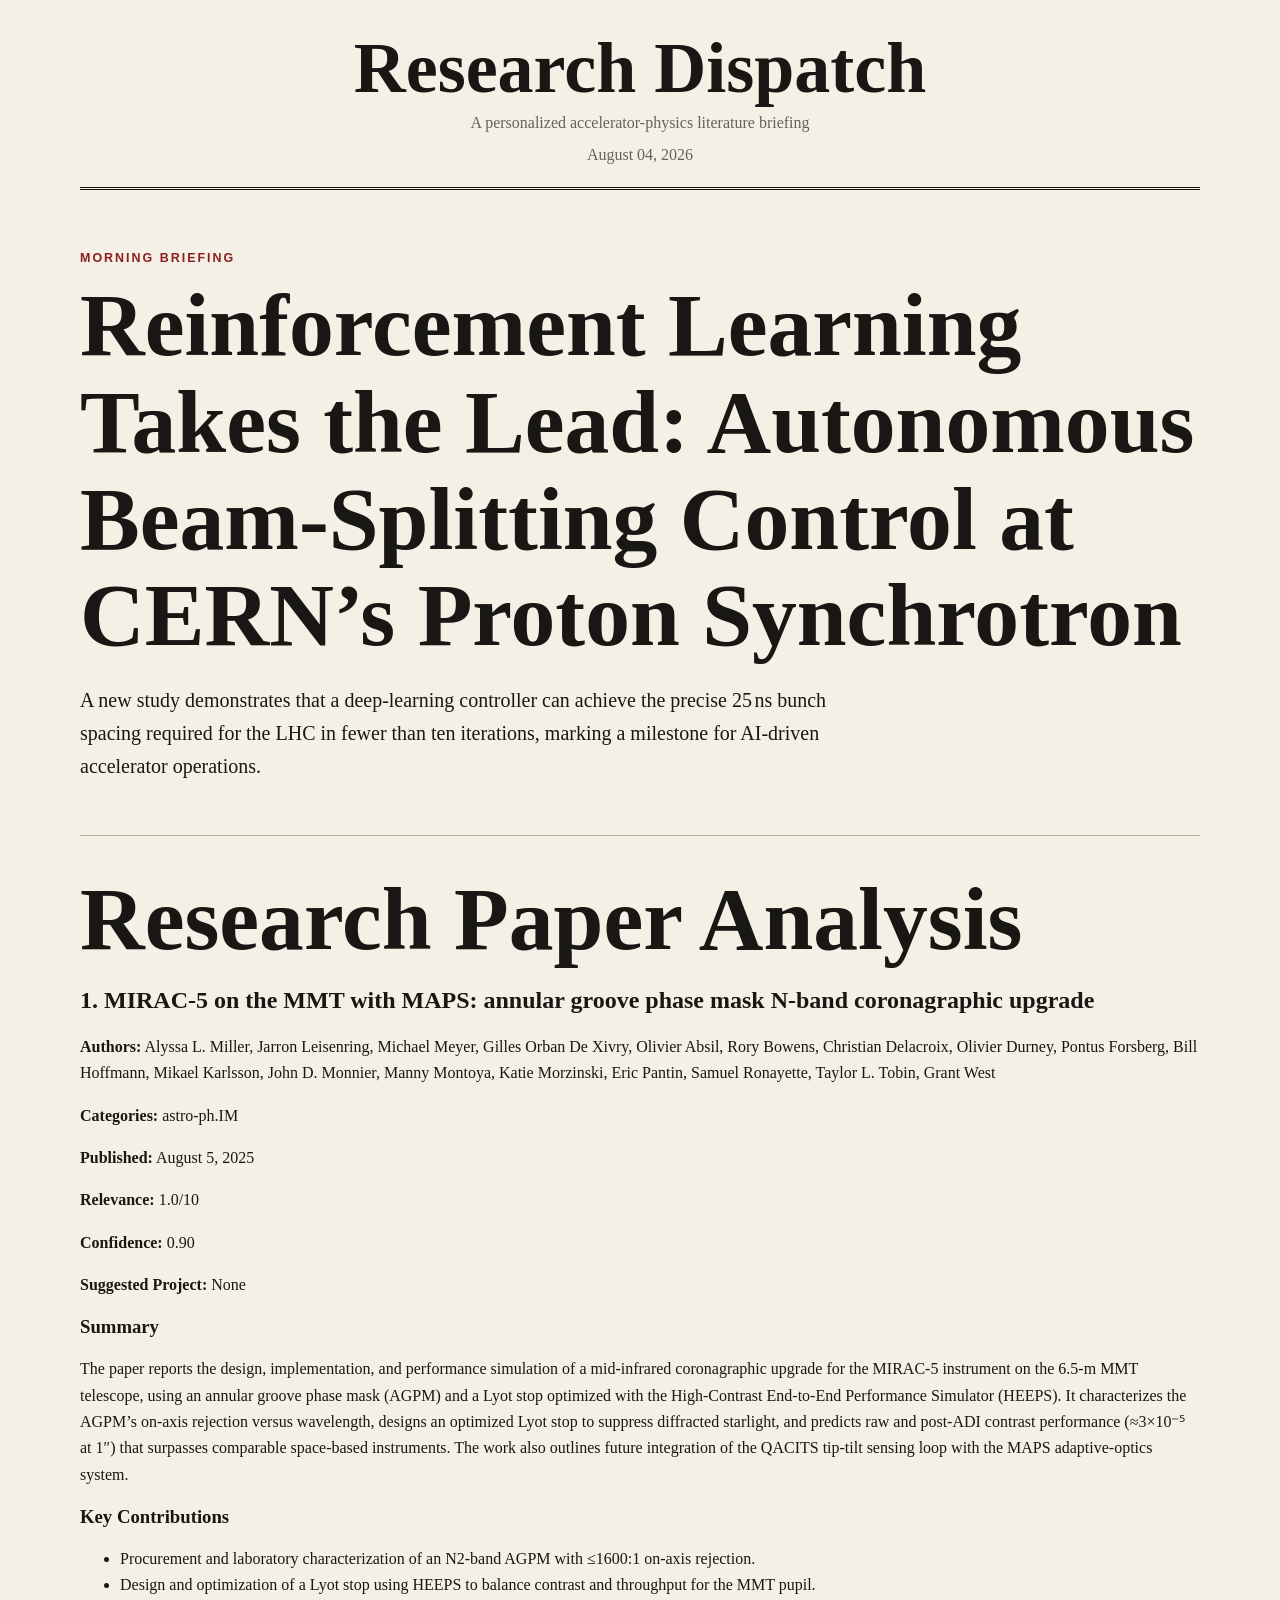
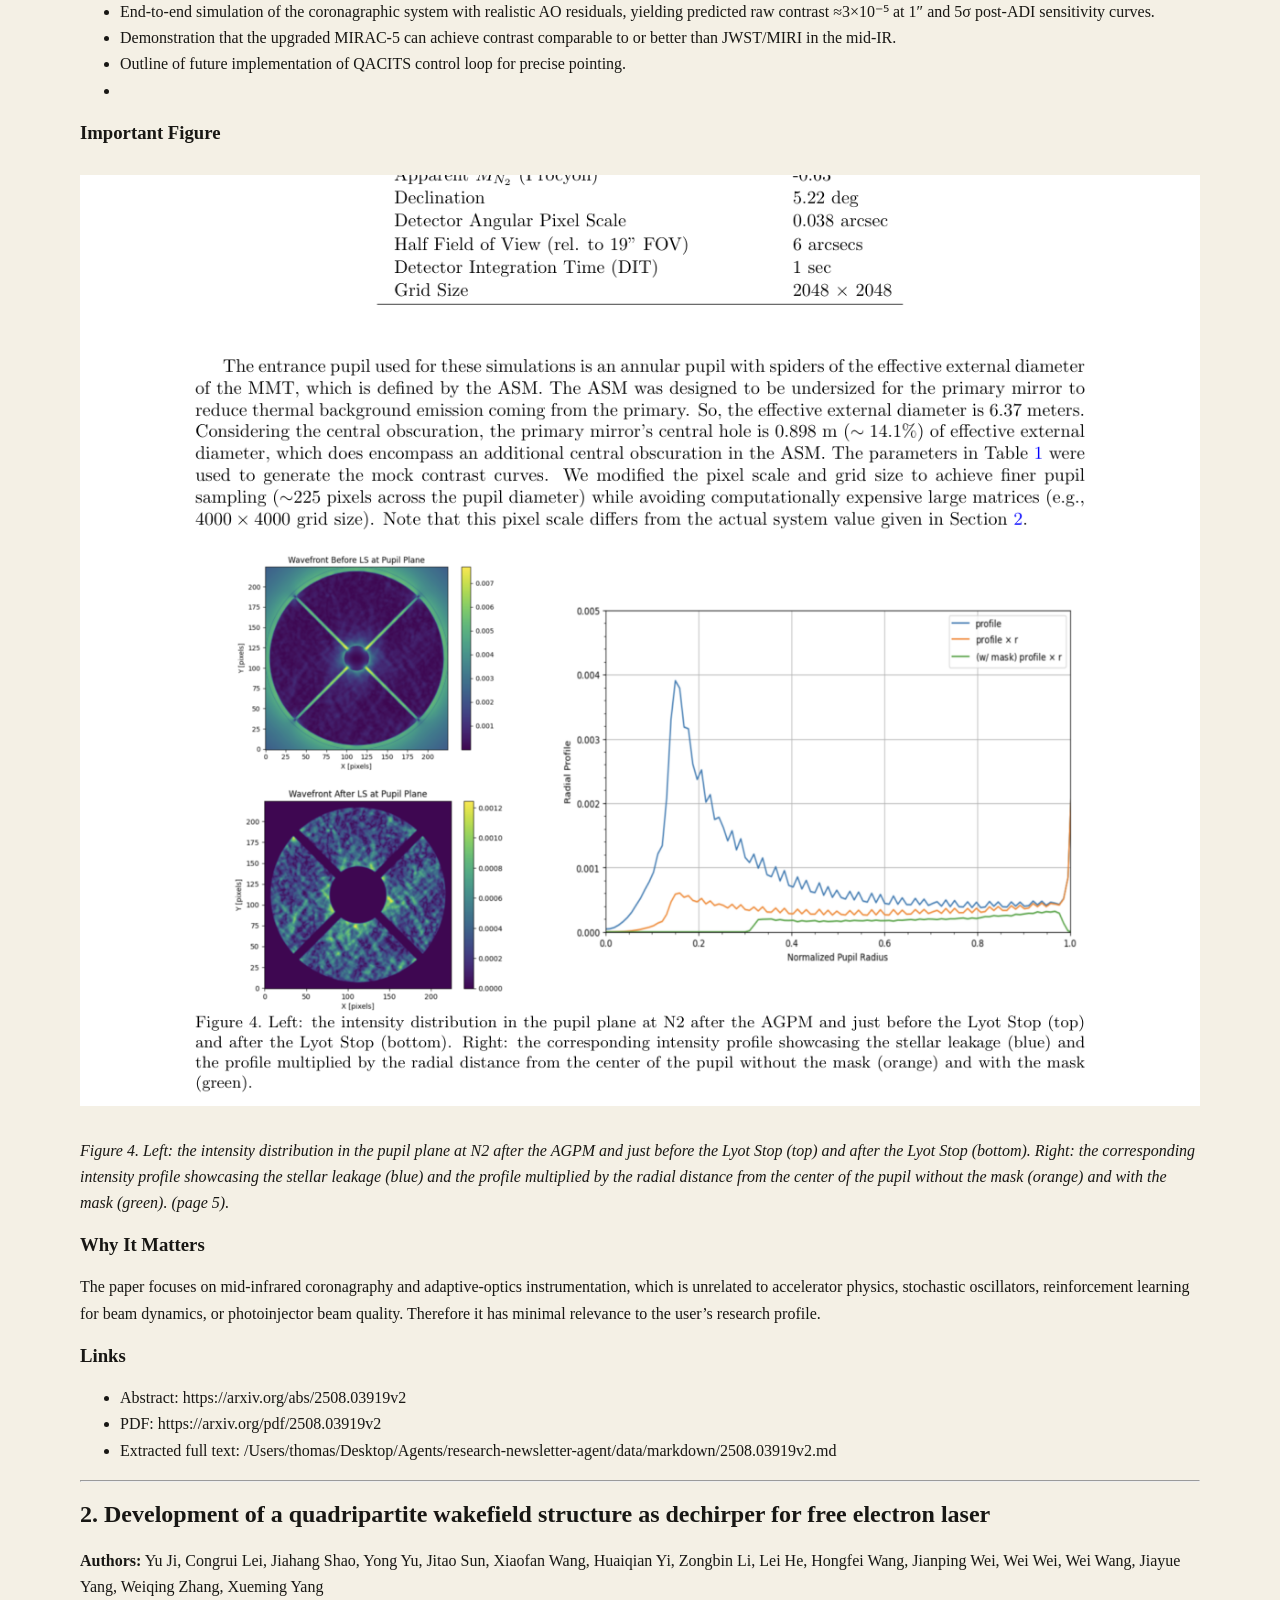
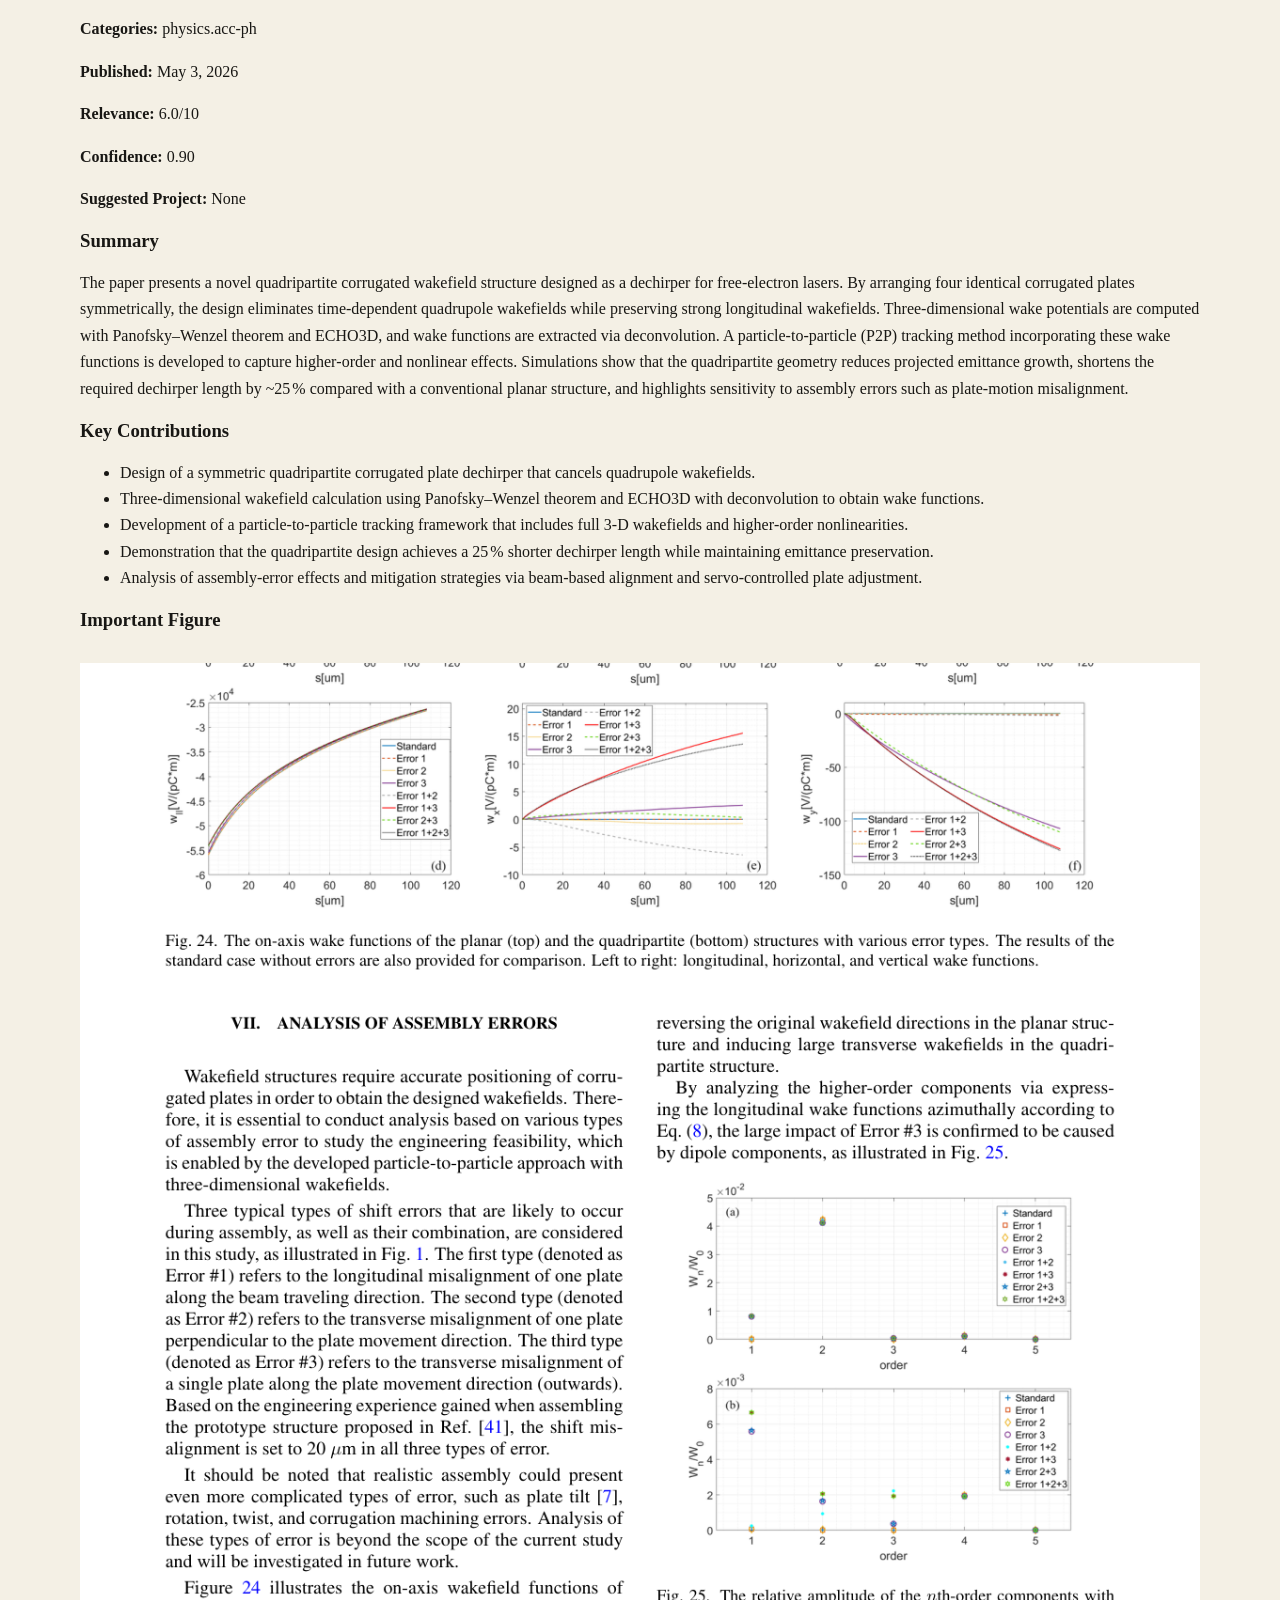
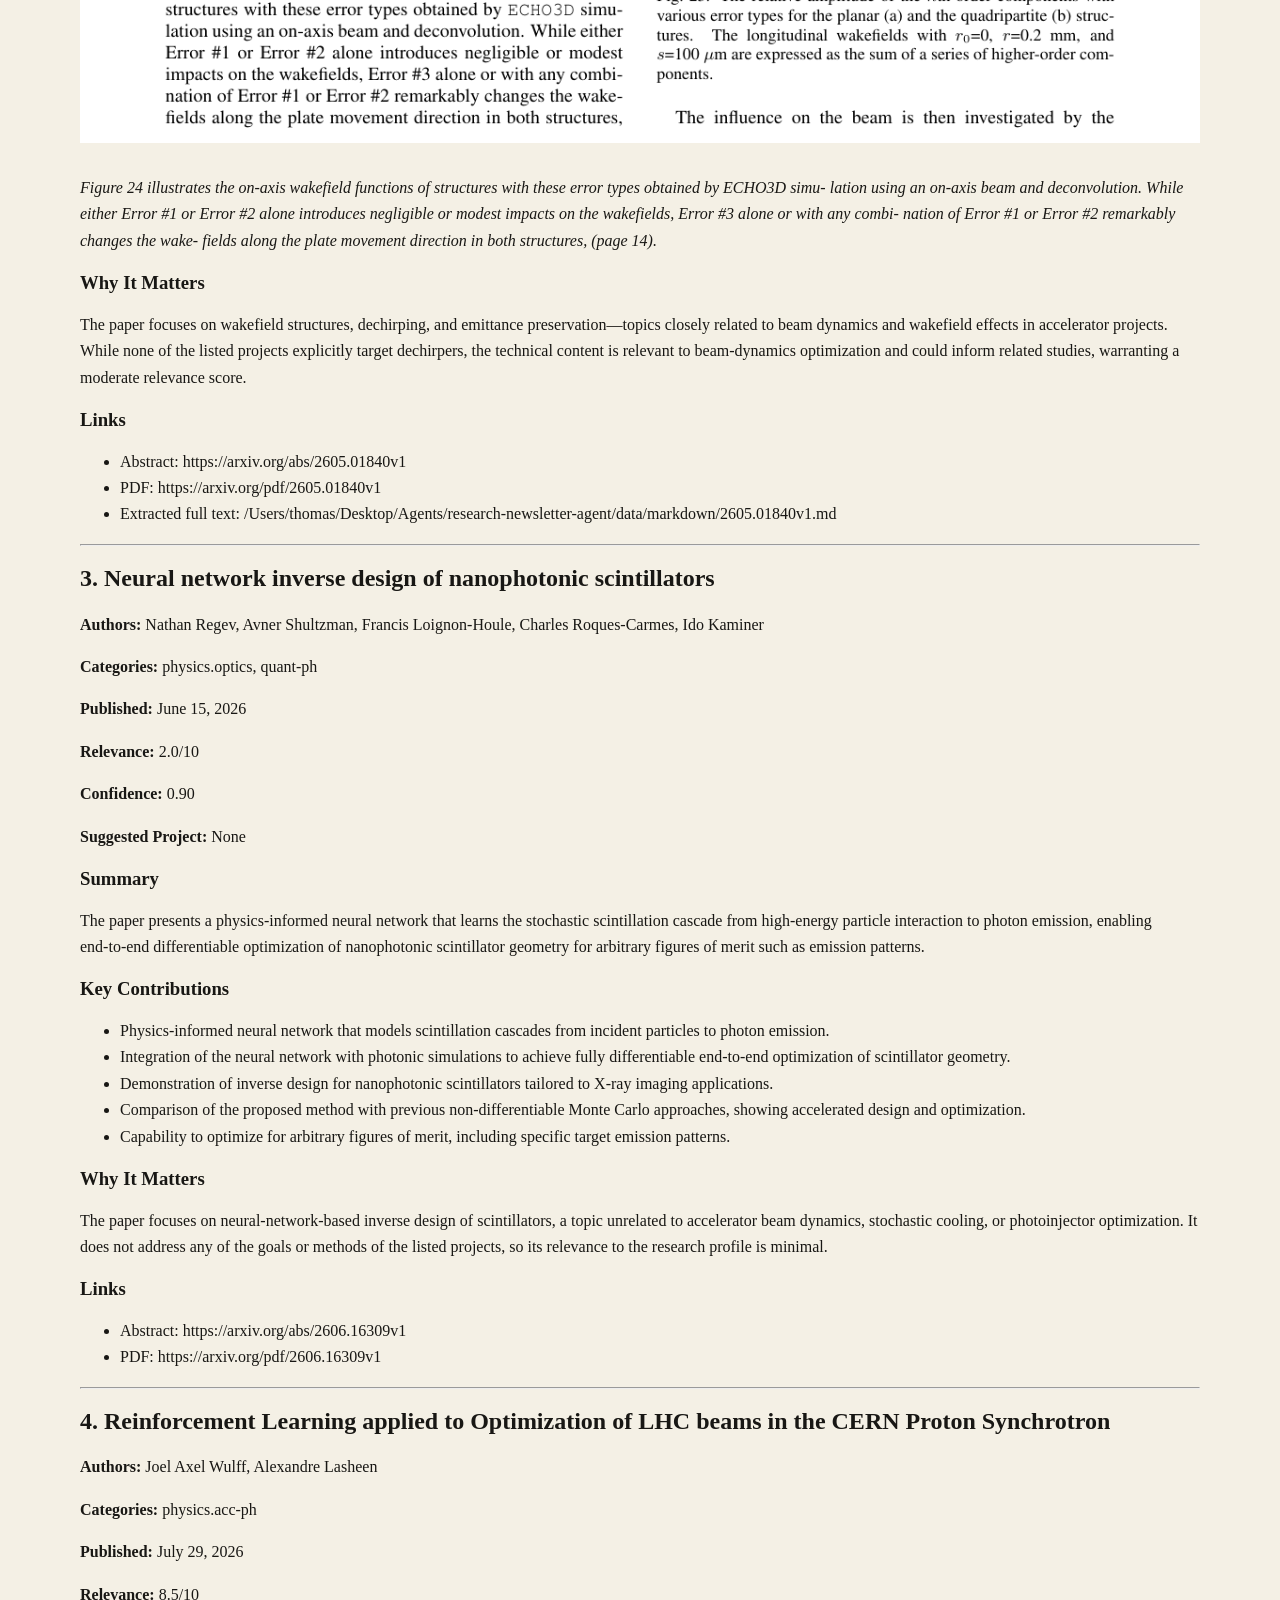
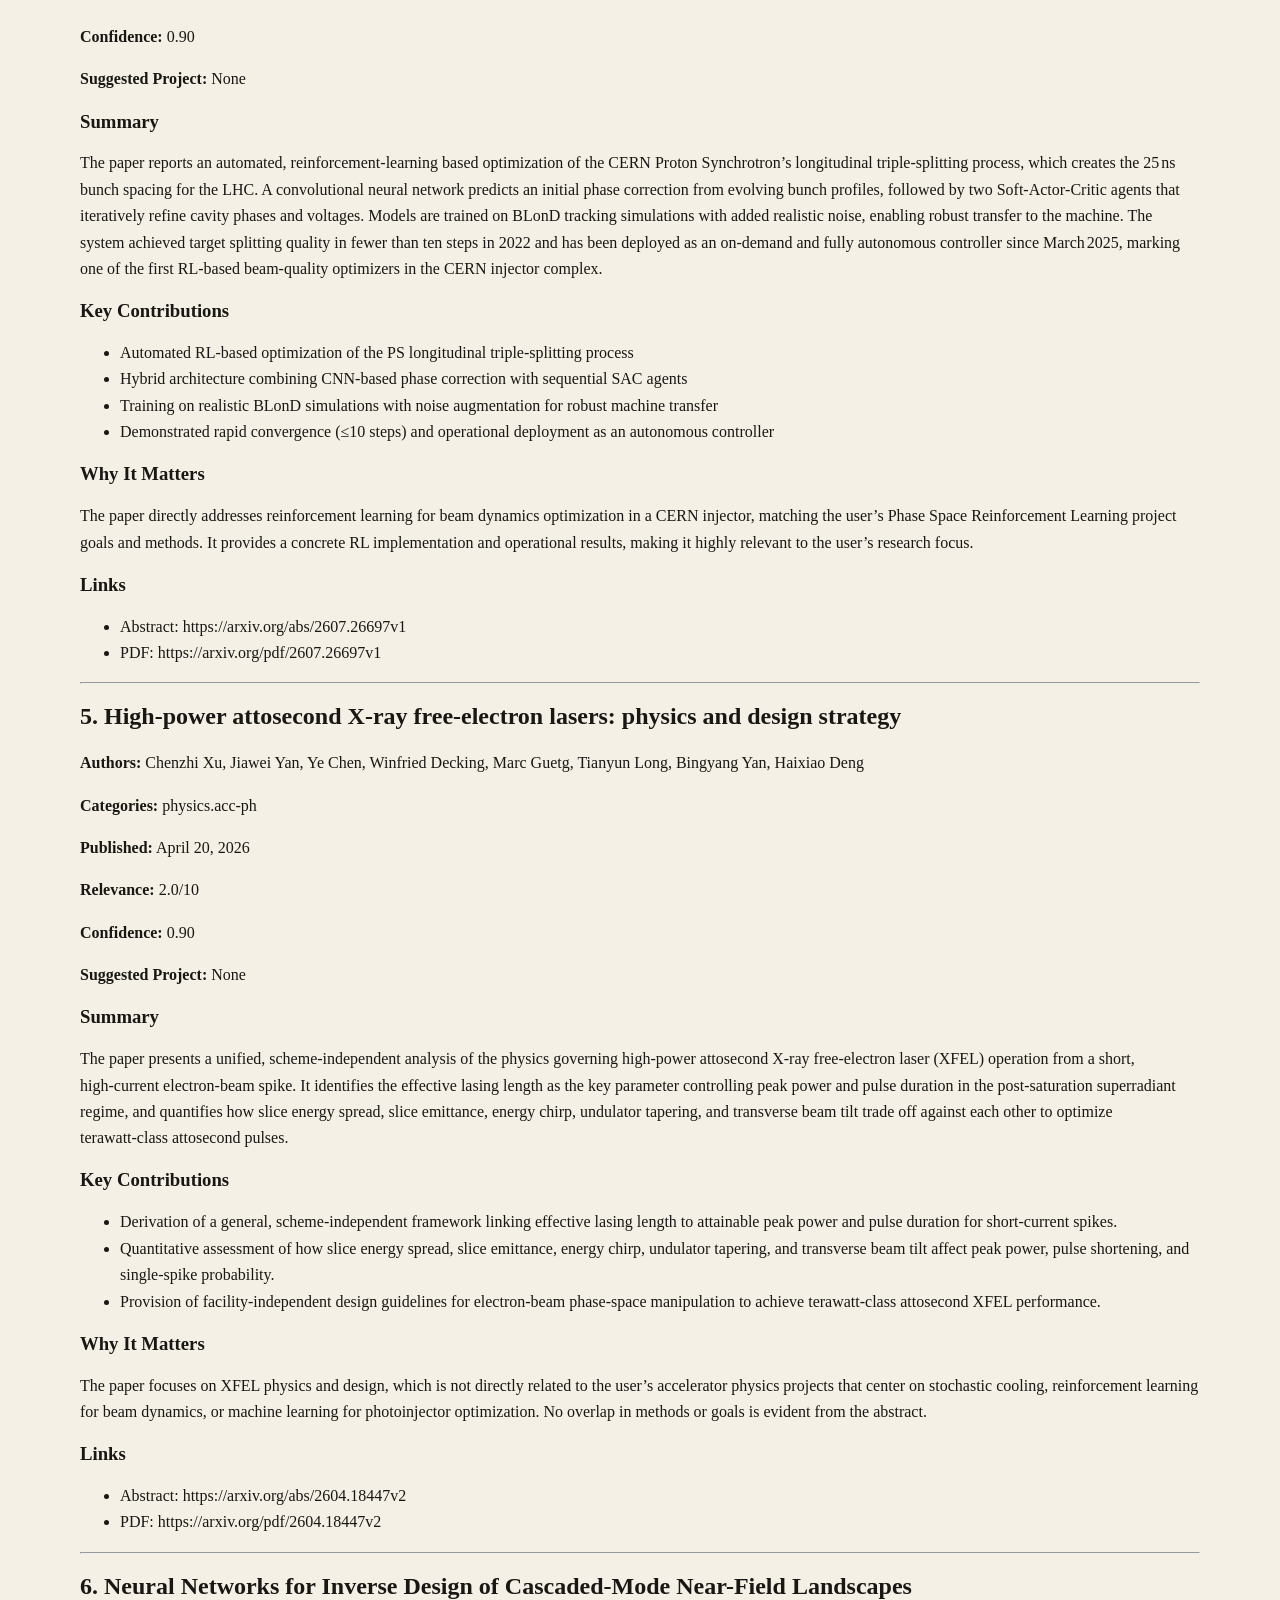
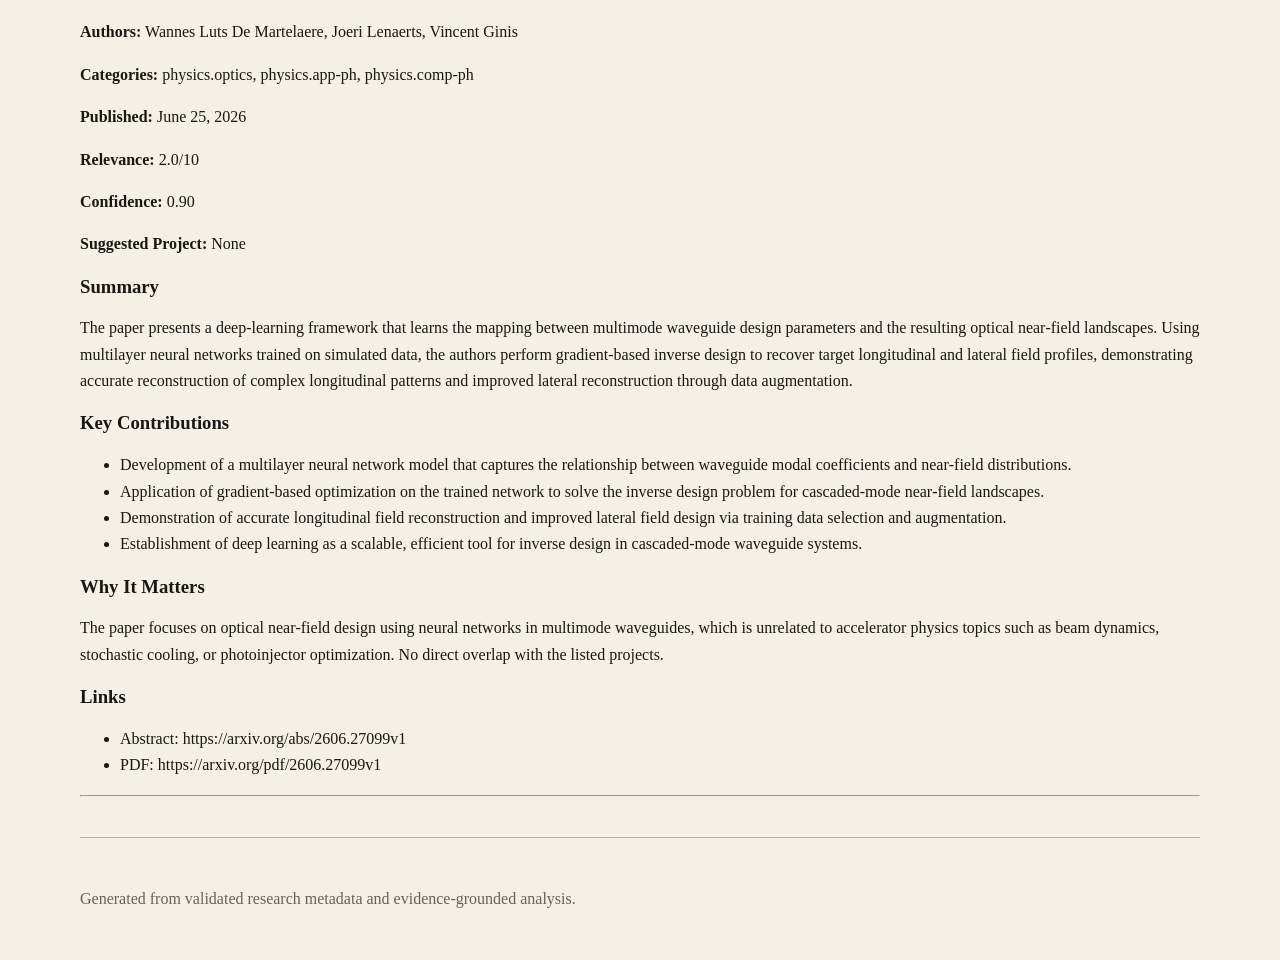
<file: newsletter/archive/2026-08-04.html>
<!doctype html>
<html lang="en">
<head>
  <meta charset="utf-8">
  <meta name="viewport" content="width=device-width, initial-scale=1">
  <meta name="description" content="A new study demonstrates that a deep‑learning controller can achieve the precise 25 ns bunch spacing required for the LHC in fewer than ten iterations, marking a milestone for AI‑driven accelerator operations.">
  <title>Reinforcement Learning Takes the Lead: Autonomous Beam‑Splitting Control at CERN’s Proton Synchrotron — Research Dispatch</title>
  <link rel="stylesheet" href="../assets/themes/newsprint.css">
</head>
<body class="layout-briefing">
  <header class="masthead">
    <a class="publication-name" href="../index.html">Research Dispatch</a>
    <p>A personalized accelerator-physics literature briefing</p>
    <time datetime="2026-08-04">August 04, 2026</time>
  </header>
  <main>
    
<section class="briefing-heading">
  <p class="kicker">Morning Briefing</p>
  <h1>Reinforcement Learning Takes the Lead: Autonomous Beam‑Splitting Control at CERN’s Proton Synchrotron</h1>
  <p class="deck">A new study demonstrates that a deep‑learning controller can achieve the precise 25 ns bunch spacing required for the LHC in fewer than ten iterations, marking a milestone for AI‑driven accelerator operations.</p>
</section>
<article class="report-content briefing-report"><h1>Research Paper Analysis</h1>
<h2>1. MIRAC-5 on the MMT with MAPS: annular groove phase mask N-band coronagraphic upgrade</h2>
<p><strong>Authors:</strong> Alyssa L. Miller, Jarron Leisenring, Michael Meyer, Gilles Orban De Xivry, Olivier Absil, Rory Bowens, Christian Delacroix, Olivier Durney, Pontus Forsberg, Bill Hoffmann, Mikael Karlsson, John D. Monnier, Manny Montoya, Katie Morzinski, Eric Pantin, Samuel Ronayette, Taylor L. Tobin, Grant West</p>
<p><strong>Categories:</strong> astro-ph.IM</p>
<p><strong>Published:</strong> August 5, 2025</p>
<p><strong>Relevance:</strong> 1.0/10</p>
<p><strong>Confidence:</strong> 0.90</p>
<p><strong>Suggested Project:</strong> None</p>
<h3>Summary</h3>
<p>The paper reports the design, implementation, and performance simulation of a mid‑infrared coronagraphic upgrade for the MIRAC‑5 instrument on the 6.5‑m MMT telescope, using an annular groove phase mask (AGPM) and a Lyot stop optimized with the High‑Contrast End‑to‑End Performance Simulator (HEEPS). It characterizes the AGPM’s on‑axis rejection versus wavelength, designs an optimized Lyot stop to suppress diffracted starlight, and predicts raw and post‑ADI contrast performance (≈3×10⁻⁵ at 1″) that surpasses comparable space‑based instruments. The work also outlines future integration of the QACITS tip‑tilt sensing loop with the MAPS adaptive‑optics system.</p>
<h3>Key Contributions</h3>
<ul>
<li>Procurement and laboratory characterization of an N2‑band AGPM with ≤1600:1 on‑axis rejection.</li>
<li>Design and optimization of a Lyot stop using HEEPS to balance contrast and throughput for the MMT pupil.</li>
<li>End‑to‑end simulation of the coronagraphic system with realistic AO residuals, yielding predicted raw contrast ≈3×10⁻⁵ at 1″ and 5σ post‑ADI sensitivity curves.</li>
<li>Demonstration that the upgraded MIRAC‑5 can achieve contrast comparable to or better than JWST/MIRI in the mid‑IR.</li>
<li>Outline of future implementation of QACITS control loop for precise pointing.</li>
<li></li>
</ul>
<h3>Important Figure</h3>
<p><img alt="Figure 4. Left: the intensity distribution in the pupil plane at N2 after the AGPM and just before the Lyot Stop (top) and after the Lyot Stop (bottom). Right: the corresponding intensity profile showcasing the stellar leakage (blue) and the profile multiplied by the radial distance from the center of the pupil without the mask (orange) and with the mask (green)." src="../assets/2508.03919v2/important_figure.png" /></p>
<p><em>Figure 4. Left: the intensity distribution in the pupil plane at N2 after the AGPM and just before the Lyot Stop (top) and after the Lyot Stop (bottom). Right: the corresponding intensity profile showcasing the stellar leakage (blue) and the profile multiplied by the radial distance from the center of the pupil without the mask (orange) and with the mask (green). (page 5).</em></p>
<h3>Why It Matters</h3>
<p>The paper focuses on mid‑infrared coronagraphy and adaptive‑optics instrumentation, which is unrelated to accelerator physics, stochastic oscillators, reinforcement learning for beam dynamics, or photoinjector beam quality. Therefore it has minimal relevance to the user’s research profile.</p>
<h3>Links</h3>
<ul>
<li>Abstract: https://arxiv.org/abs/2508.03919v2</li>
<li>PDF: https://arxiv.org/pdf/2508.03919v2</li>
<li>Extracted full text: /Users/thomas/Desktop/Agents/research-newsletter-agent/data/markdown/2508.03919v2.md</li>
</ul>
<hr />
<h2>2. Development of a quadripartite wakefield structure as dechirper for free electron laser</h2>
<p><strong>Authors:</strong> Yu Ji, Congrui Lei, Jiahang Shao, Yong Yu, Jitao Sun, Xiaofan Wang, Huaiqian Yi, Zongbin Li, Lei He, Hongfei Wang, Jianping Wei, Wei Wei, Wei Wang, Jiayue Yang, Weiqing Zhang, Xueming Yang</p>
<p><strong>Categories:</strong> physics.acc-ph</p>
<p><strong>Published:</strong> May 3, 2026</p>
<p><strong>Relevance:</strong> 6.0/10</p>
<p><strong>Confidence:</strong> 0.90</p>
<p><strong>Suggested Project:</strong> None</p>
<h3>Summary</h3>
<p>The paper presents a novel quadripartite corrugated wakefield structure designed as a dechirper for free‑electron lasers. By arranging four identical corrugated plates symmetrically, the design eliminates time‑dependent quadrupole wakefields while preserving strong longitudinal wakefields. Three‑dimensional wake potentials are computed with Panofsky–Wenzel theorem and ECHO3D, and wake functions are extracted via deconvolution. A particle‑to‑particle (P2P) tracking method incorporating these wake functions is developed to capture higher‑order and nonlinear effects. Simulations show that the quadripartite geometry reduces projected emittance growth, shortens the required dechirper length by ~25 % compared with a conventional planar structure, and highlights sensitivity to assembly errors such as plate‑motion misalignment.</p>
<h3>Key Contributions</h3>
<ul>
<li>Design of a symmetric quadripartite corrugated plate dechirper that cancels quadrupole wakefields.</li>
<li>Three‑dimensional wakefield calculation using Panofsky–Wenzel theorem and ECHO3D with deconvolution to obtain wake functions.</li>
<li>Development of a particle‑to‑particle tracking framework that includes full 3‑D wakefields and higher‑order nonlinearities.</li>
<li>Demonstration that the quadripartite design achieves a 25 % shorter dechirper length while maintaining emittance preservation.</li>
<li>Analysis of assembly‑error effects and mitigation strategies via beam‑based alignment and servo‑controlled plate adjustment.</li>
</ul>
<h3>Important Figure</h3>
<p><img alt="Figure 24 illustrates the on-axis wakefield functions of structures with these error types obtained by ECHO3D simu- lation using an on-axis beam and deconvolution. While either Error #1 or Error #2 alone introduces negligible or modest impacts on the wakefields, Error #3 alone or with any combi- nation of Error #1 or Error #2 remarkably changes the wake- fields along the plate movement direction in both structures," src="../assets/2605.01840v1/important_figure.png" /></p>
<p><em>Figure 24 illustrates the on-axis wakefield functions of structures with these error types obtained by ECHO3D simu- lation using an on-axis beam and deconvolution. While either Error #1 or Error #2 alone introduces negligible or modest impacts on the wakefields, Error #3 alone or with any combi- nation of Error #1 or Error #2 remarkably changes the wake- fields along the plate movement direction in both structures, (page 14).</em></p>
<h3>Why It Matters</h3>
<p>The paper focuses on wakefield structures, dechirping, and emittance preservation—topics closely related to beam dynamics and wakefield effects in accelerator projects. While none of the listed projects explicitly target dechirpers, the technical content is relevant to beam‑dynamics optimization and could inform related studies, warranting a moderate relevance score.</p>
<h3>Links</h3>
<ul>
<li>Abstract: https://arxiv.org/abs/2605.01840v1</li>
<li>PDF: https://arxiv.org/pdf/2605.01840v1</li>
<li>Extracted full text: /Users/thomas/Desktop/Agents/research-newsletter-agent/data/markdown/2605.01840v1.md</li>
</ul>
<hr />
<h2>3. Neural network inverse design of nanophotonic scintillators</h2>
<p><strong>Authors:</strong> Nathan Regev, Avner Shultzman, Francis Loignon-Houle, Charles Roques-Carmes, Ido Kaminer</p>
<p><strong>Categories:</strong> physics.optics, quant-ph</p>
<p><strong>Published:</strong> June 15, 2026</p>
<p><strong>Relevance:</strong> 2.0/10</p>
<p><strong>Confidence:</strong> 0.90</p>
<p><strong>Suggested Project:</strong> None</p>
<h3>Summary</h3>
<p>The paper presents a physics‑informed neural network that learns the stochastic scintillation cascade from high‑energy particle interaction to photon emission, enabling end‑to‑end differentiable optimization of nanophotonic scintillator geometry for arbitrary figures of merit such as emission patterns.</p>
<h3>Key Contributions</h3>
<ul>
<li>Physics‑informed neural network that models scintillation cascades from incident particles to photon emission.</li>
<li>Integration of the neural network with photonic simulations to achieve fully differentiable end‑to‑end optimization of scintillator geometry.</li>
<li>Demonstration of inverse design for nanophotonic scintillators tailored to X‑ray imaging applications.</li>
<li>Comparison of the proposed method with previous non‑differentiable Monte Carlo approaches, showing accelerated design and optimization.</li>
<li>Capability to optimize for arbitrary figures of merit, including specific target emission patterns.</li>
</ul>
<h3>Why It Matters</h3>
<p>The paper focuses on neural‑network‑based inverse design of scintillators, a topic unrelated to accelerator beam dynamics, stochastic cooling, or photoinjector optimization. It does not address any of the goals or methods of the listed projects, so its relevance to the research profile is minimal.</p>
<h3>Links</h3>
<ul>
<li>Abstract: https://arxiv.org/abs/2606.16309v1</li>
<li>PDF: https://arxiv.org/pdf/2606.16309v1</li>
</ul>
<hr />
<h2>4. Reinforcement Learning applied to Optimization of LHC beams in the CERN Proton Synchrotron</h2>
<p><strong>Authors:</strong> Joel Axel Wulff, Alexandre Lasheen</p>
<p><strong>Categories:</strong> physics.acc-ph</p>
<p><strong>Published:</strong> July 29, 2026</p>
<p><strong>Relevance:</strong> 8.5/10</p>
<p><strong>Confidence:</strong> 0.90</p>
<p><strong>Suggested Project:</strong> None</p>
<h3>Summary</h3>
<p>The paper reports an automated, reinforcement‑learning based optimization of the CERN Proton Synchrotron’s longitudinal triple‑splitting process, which creates the 25 ns bunch spacing for the LHC. A convolutional neural network predicts an initial phase correction from evolving bunch profiles, followed by two Soft‑Actor‑Critic agents that iteratively refine cavity phases and voltages. Models are trained on BLonD tracking simulations with added realistic noise, enabling robust transfer to the machine. The system achieved target splitting quality in fewer than ten steps in 2022 and has been deployed as an on‑demand and fully autonomous controller since March 2025, marking one of the first RL‑based beam‑quality optimizers in the CERN injector complex.</p>
<h3>Key Contributions</h3>
<ul>
<li>Automated RL‑based optimization of the PS longitudinal triple‑splitting process</li>
<li>Hybrid architecture combining CNN‑based phase correction with sequential SAC agents</li>
<li>Training on realistic BLonD simulations with noise augmentation for robust machine transfer</li>
<li>Demonstrated rapid convergence (≤10 steps) and operational deployment as an autonomous controller</li>
</ul>
<h3>Why It Matters</h3>
<p>The paper directly addresses reinforcement learning for beam dynamics optimization in a CERN injector, matching the user’s Phase Space Reinforcement Learning project goals and methods. It provides a concrete RL implementation and operational results, making it highly relevant to the user’s research focus.</p>
<h3>Links</h3>
<ul>
<li>Abstract: https://arxiv.org/abs/2607.26697v1</li>
<li>PDF: https://arxiv.org/pdf/2607.26697v1</li>
</ul>
<hr />
<h2>5. High-power attosecond X-ray free-electron lasers: physics and design strategy</h2>
<p><strong>Authors:</strong> Chenzhi Xu, Jiawei Yan, Ye Chen, Winfried Decking, Marc Guetg, Tianyun Long, Bingyang Yan, Haixiao Deng</p>
<p><strong>Categories:</strong> physics.acc-ph</p>
<p><strong>Published:</strong> April 20, 2026</p>
<p><strong>Relevance:</strong> 2.0/10</p>
<p><strong>Confidence:</strong> 0.90</p>
<p><strong>Suggested Project:</strong> None</p>
<h3>Summary</h3>
<p>The paper presents a unified, scheme‑independent analysis of the physics governing high‑power attosecond X‑ray free‑electron laser (XFEL) operation from a short, high‑current electron‑beam spike. It identifies the effective lasing length as the key parameter controlling peak power and pulse duration in the post‑saturation superradiant regime, and quantifies how slice energy spread, slice emittance, energy chirp, undulator tapering, and transverse beam tilt trade off against each other to optimize terawatt‑class attosecond pulses.</p>
<h3>Key Contributions</h3>
<ul>
<li>Derivation of a general, scheme‑independent framework linking effective lasing length to attainable peak power and pulse duration for short‑current spikes.</li>
<li>Quantitative assessment of how slice energy spread, slice emittance, energy chirp, undulator tapering, and transverse beam tilt affect peak power, pulse shortening, and single‑spike probability.</li>
<li>Provision of facility‑independent design guidelines for electron‑beam phase‑space manipulation to achieve terawatt‑class attosecond XFEL performance.</li>
</ul>
<h3>Why It Matters</h3>
<p>The paper focuses on XFEL physics and design, which is not directly related to the user’s accelerator physics projects that center on stochastic cooling, reinforcement learning for beam dynamics, or machine learning for photoinjector optimization. No overlap in methods or goals is evident from the abstract.</p>
<h3>Links</h3>
<ul>
<li>Abstract: https://arxiv.org/abs/2604.18447v2</li>
<li>PDF: https://arxiv.org/pdf/2604.18447v2</li>
</ul>
<hr />
<h2>6. Neural Networks for Inverse Design of Cascaded-Mode Near-Field Landscapes</h2>
<p><strong>Authors:</strong> Wannes Luts De Martelaere, Joeri Lenaerts, Vincent Ginis</p>
<p><strong>Categories:</strong> physics.optics, physics.app-ph, physics.comp-ph</p>
<p><strong>Published:</strong> June 25, 2026</p>
<p><strong>Relevance:</strong> 2.0/10</p>
<p><strong>Confidence:</strong> 0.90</p>
<p><strong>Suggested Project:</strong> None</p>
<h3>Summary</h3>
<p>The paper presents a deep‑learning framework that learns the mapping between multimode waveguide design parameters and the resulting optical near‑field landscapes. Using multilayer neural networks trained on simulated data, the authors perform gradient‑based inverse design to recover target longitudinal and lateral field profiles, demonstrating accurate reconstruction of complex longitudinal patterns and improved lateral reconstruction through data augmentation.</p>
<h3>Key Contributions</h3>
<ul>
<li>Development of a multilayer neural network model that captures the relationship between waveguide modal coefficients and near‑field distributions.</li>
<li>Application of gradient‑based optimization on the trained network to solve the inverse design problem for cascaded‑mode near‑field landscapes.</li>
<li>Demonstration of accurate longitudinal field reconstruction and improved lateral field design via training data selection and augmentation.</li>
<li>Establishment of deep learning as a scalable, efficient tool for inverse design in cascaded‑mode waveguide systems.</li>
</ul>
<h3>Why It Matters</h3>
<p>The paper focuses on optical near‑field design using neural networks in multimode waveguides, which is unrelated to accelerator physics topics such as beam dynamics, stochastic cooling, or photoinjector optimization. No direct overlap with the listed projects.</p>
<h3>Links</h3>
<ul>
<li>Abstract: https://arxiv.org/abs/2606.27099v1</li>
<li>PDF: https://arxiv.org/pdf/2606.27099v1</li>
</ul>
<hr /></article>

  </main>
  <footer>
    <p>Generated from validated research metadata and evidence-grounded analysis.</p>
  </footer>
</body>
</html>
</file>
<file: newsletter/assets/themes/newsprint.css>
:root{--paper:#f4f0e5;--ink:#181714;--muted:#686158;--accent:#8d1f1f;--rule:#b8afa2;--headline:Georgia,"Times New Roman",serif;--body:Georgia,"Times New Roman",serif}
*{box-sizing:border-box}body{margin:0;background:var(--paper);color:var(--ink);font-family:var(--body);line-height:1.65}.masthead,main,footer{width:min(1120px,92vw);margin:auto}.masthead{padding:2rem 0 1.2rem;border-bottom:3px double var(--ink);text-align:center}.publication-name{color:var(--ink);font:700 clamp(2rem,6vw,4.5rem)/1 var(--headline);text-decoration:none}.masthead p,.masthead time{color:var(--muted);margin:.35rem}.edition-heading,.feature-heading,.briefing-heading{padding:3rem 0 2rem;border-bottom:1px solid var(--rule)}h1,h2,h3{font-family:var(--headline);line-height:1.08}h1{font-size:clamp(2.5rem,7vw,6rem);margin:.2rem 0}.deck{font-size:1.25rem;max-width:760px}.kicker{color:var(--accent);font:bold .78rem sans-serif;letter-spacing:.16em;text-transform:uppercase}.report-content{padding:2rem 0}.report-content img{display:block;max-width:100%;height:auto;margin:2rem auto}.report-content a{color:var(--accent)}blockquote{border-left:5px solid var(--accent);font-size:1.5rem;margin:2rem 0;padding:1rem 2rem}.classic-columns>p{max-width:760px}footer{border-top:1px solid var(--rule);color:var(--muted);padding:2rem 0}@media(min-width:900px){.classic-columns{column-count:2;column-gap:3rem}.classic-columns h1,.classic-columns h2,.classic-columns h3,.classic-columns img,.classic-columns hr{column-span:all}}
</file>
